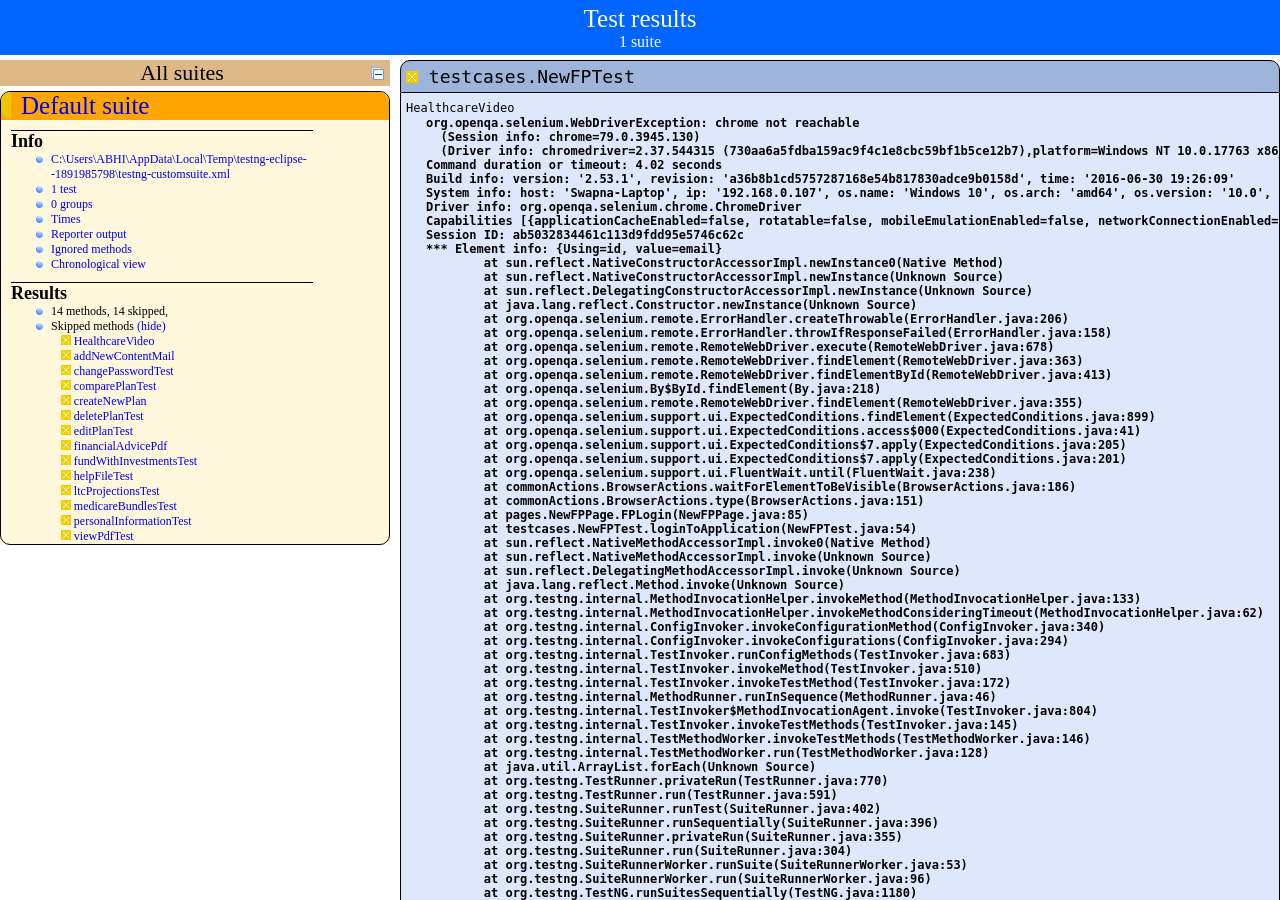
<file: FP Automation Script/test-output/index.html>
<!DOCTYPE html>

<html>
  <head>
  <meta charset='utf-8'>
  <title>TestNG reports</title>

    <link type="text/css" href="testng-reports.css" rel="stylesheet" />
    <script type="text/javascript" src="jquery-1.7.1.min.js"></script>
    <script type="text/javascript" src="testng-reports.js"></script>
    <script type="text/javascript" src="https://www.google.com/jsapi"></script>
    <script type='text/javascript'>
      google.load('visualization', '1', {packages:['table']});
      google.setOnLoadCallback(drawTable);
      var suiteTableInitFunctions = new Array();
      var suiteTableData = new Array();
    </script>
    <!--
      <script type="text/javascript" src="jquery-ui/js/jquery-ui-1.8.16.custom.min.js"></script>
     -->
  </head>

  <body>
    <div class="top-banner-root">
      <span class="top-banner-title-font">Test results</span>
      <br/>
      <span class="top-banner-font-1">1 suite</span>
    </div> <!-- top-banner-root -->
    <div class="navigator-root">
      <div class="navigator-suite-header">
        <span>All suites</span>
        <a href="#" class="collapse-all-link" title="Collapse/expand all the suites">
          <img class="collapse-all-icon" src="collapseall.gif">
          </img> <!-- collapse-all-icon -->
        </a> <!-- collapse-all-link -->
      </div> <!-- navigator-suite-header -->
      <div class="suite">
        <div class="rounded-window">
          <div class="suite-header light-rounded-window-top">
            <a href="#" class="navigator-link" panel-name="suite-Default_suite">
              <span class="suite-name border-skipped">Default suite</span>
            </a> <!-- navigator-link -->
          </div> <!-- suite-header light-rounded-window-top -->
          <div class="navigator-suite-content">
            <div class="suite-section-title">
              <span>Info</span>
            </div> <!-- suite-section-title -->
            <div class="suite-section-content">
              <ul>
                <li>
                  <a href="#" class="navigator-link " panel-name="test-xml-Default_suite">
                    <span>C:\Users\ABHI\AppData\Local\Temp\testng-eclipse--1891985798\testng-customsuite.xml</span>
                  </a> <!-- navigator-link  -->
                </li>
                <li>
                  <a href="#" class="navigator-link " panel-name="testlist-Default_suite">
                    <span class="test-stats">1 test</span>
                  </a> <!-- navigator-link  -->
                </li>
                <li>
                  <a href="#" class="navigator-link " panel-name="group-Default_suite">
                    <span>0 groups</span>
                  </a> <!-- navigator-link  -->
                </li>
                <li>
                  <a href="#" class="navigator-link " panel-name="times-Default_suite">
                    <span>Times</span>
                  </a> <!-- navigator-link  -->
                </li>
                <li>
                  <a href="#" class="navigator-link " panel-name="reporter-Default_suite">
                    <span>Reporter output</span>
                  </a> <!-- navigator-link  -->
                </li>
                <li>
                  <a href="#" class="navigator-link " panel-name="ignored-methods-Default_suite">
                    <span>Ignored methods</span>
                  </a> <!-- navigator-link  -->
                </li>
                <li>
                  <a href="#" class="navigator-link " panel-name="chronological-Default_suite">
                    <span>Chronological view</span>
                  </a> <!-- navigator-link  -->
                </li>
              </ul>
            </div> <!-- suite-section-content -->
            <div class="result-section">
              <div class="suite-section-title">
                <span>Results</span>
              </div> <!-- suite-section-title -->
              <div class="suite-section-content">
                <ul>
                  <li>
                    <span class="method-stats">14 methods,  14 skipped,  </span>
                  </li>
                  <li>
                    <span class="method-list-title skipped">Skipped methods</span>
                    <span class="show-or-hide-methods skipped">
                      <a href="#" panel-name="suite-Default_suite" class="hide-methods skipped suite-Default_suite"> (hide)</a> <!-- hide-methods skipped suite-Default_suite -->
                      <a href="#" panel-name="suite-Default_suite" class="show-methods skipped suite-Default_suite"> (show)</a> <!-- show-methods skipped suite-Default_suite -->
                    </span>
                    <div class="method-list-content skipped suite-Default_suite">
                      <span>
                        <img width="3%" src="skipped.png"/>
                        <a href="#" class="method navigator-link" panel-name="suite-Default_suite" title="testcases.NewFPTest" hash-for-method="HealthcareVideo">HealthcareVideo</a> <!-- method navigator-link -->
                      </span>
                      <br/>
                      <span>
                        <img width="3%" src="skipped.png"/>
                        <a href="#" class="method navigator-link" panel-name="suite-Default_suite" title="testcases.NewFPTest" hash-for-method="addNewContentMail">addNewContentMail</a> <!-- method navigator-link -->
                      </span>
                      <br/>
                      <span>
                        <img width="3%" src="skipped.png"/>
                        <a href="#" class="method navigator-link" panel-name="suite-Default_suite" title="testcases.NewFPTest" hash-for-method="changePasswordTest">changePasswordTest</a> <!-- method navigator-link -->
                      </span>
                      <br/>
                      <span>
                        <img width="3%" src="skipped.png"/>
                        <a href="#" class="method navigator-link" panel-name="suite-Default_suite" title="testcases.NewFPTest" hash-for-method="comparePlanTest">comparePlanTest</a> <!-- method navigator-link -->
                      </span>
                      <br/>
                      <span>
                        <img width="3%" src="skipped.png"/>
                        <a href="#" class="method navigator-link" panel-name="suite-Default_suite" title="testcases.NewFPTest" hash-for-method="createNewPlan">createNewPlan</a> <!-- method navigator-link -->
                      </span>
                      <br/>
                      <span>
                        <img width="3%" src="skipped.png"/>
                        <a href="#" class="method navigator-link" panel-name="suite-Default_suite" title="testcases.NewFPTest" hash-for-method="deletePlanTest">deletePlanTest</a> <!-- method navigator-link -->
                      </span>
                      <br/>
                      <span>
                        <img width="3%" src="skipped.png"/>
                        <a href="#" class="method navigator-link" panel-name="suite-Default_suite" title="testcases.NewFPTest" hash-for-method="editPlanTest">editPlanTest</a> <!-- method navigator-link -->
                      </span>
                      <br/>
                      <span>
                        <img width="3%" src="skipped.png"/>
                        <a href="#" class="method navigator-link" panel-name="suite-Default_suite" title="testcases.NewFPTest" hash-for-method="financialAdvicePdf">financialAdvicePdf</a> <!-- method navigator-link -->
                      </span>
                      <br/>
                      <span>
                        <img width="3%" src="skipped.png"/>
                        <a href="#" class="method navigator-link" panel-name="suite-Default_suite" title="testcases.NewFPTest" hash-for-method="fundWithInvestmentsTest">fundWithInvestmentsTest</a> <!-- method navigator-link -->
                      </span>
                      <br/>
                      <span>
                        <img width="3%" src="skipped.png"/>
                        <a href="#" class="method navigator-link" panel-name="suite-Default_suite" title="testcases.NewFPTest" hash-for-method="helpFileTest">helpFileTest</a> <!-- method navigator-link -->
                      </span>
                      <br/>
                      <span>
                        <img width="3%" src="skipped.png"/>
                        <a href="#" class="method navigator-link" panel-name="suite-Default_suite" title="testcases.NewFPTest" hash-for-method="ltcProjectionsTest">ltcProjectionsTest</a> <!-- method navigator-link -->
                      </span>
                      <br/>
                      <span>
                        <img width="3%" src="skipped.png"/>
                        <a href="#" class="method navigator-link" panel-name="suite-Default_suite" title="testcases.NewFPTest" hash-for-method="medicareBundlesTest">medicareBundlesTest</a> <!-- method navigator-link -->
                      </span>
                      <br/>
                      <span>
                        <img width="3%" src="skipped.png"/>
                        <a href="#" class="method navigator-link" panel-name="suite-Default_suite" title="testcases.NewFPTest" hash-for-method="personalInformationTest">personalInformationTest</a> <!-- method navigator-link -->
                      </span>
                      <br/>
                      <span>
                        <img width="3%" src="skipped.png"/>
                        <a href="#" class="method navigator-link" panel-name="suite-Default_suite" title="testcases.NewFPTest" hash-for-method="viewPdfTest">viewPdfTest</a> <!-- method navigator-link -->
                      </span>
                      <br/>
                    </div> <!-- method-list-content skipped suite-Default_suite -->
                  </li>
                </ul>
              </div> <!-- suite-section-content -->
            </div> <!-- result-section -->
          </div> <!-- navigator-suite-content -->
        </div> <!-- rounded-window -->
      </div> <!-- suite -->
    </div> <!-- navigator-root -->
    <div class="wrapper">
      <div class="main-panel-root">
        <div panel-name="suite-Default_suite" class="panel Default_suite">
          <div class="suite-Default_suite-class-skipped">
            <div class="main-panel-header rounded-window-top">
              <img src="skipped.png"/>
              <span class="class-name">testcases.NewFPTest</span>
            </div> <!-- main-panel-header rounded-window-top -->
            <div class="main-panel-content rounded-window-bottom">
              <div class="method">
                <div class="method-content">
                  <a name="HealthcareVideo">
                  </a> <!-- HealthcareVideo -->
                  <span class="method-name">HealthcareVideo</span>
                  <div class="stack-trace">org.openqa.selenium.WebDriverException: chrome not reachable
  (Session info: chrome=79.0.3945.130)
  (Driver info: chromedriver=2.37.544315 (730aa6a5fdba159ac9f4c1e8cbc59bf1b5ce12b7),platform=Windows NT 10.0.17763 x86_64) (WARNING: The server did not provide any stacktrace information)
Command duration or timeout: 4.02 seconds
Build info: version: &apos;2.53.1&apos;, revision: &apos;a36b8b1cd5757287168e54b817830adce9b0158d&apos;, time: &apos;2016-06-30 19:26:09&apos;
System info: host: &apos;Swapna-Laptop&apos;, ip: &apos;192.168.0.107&apos;, os.name: &apos;Windows 10&apos;, os.arch: &apos;amd64&apos;, os.version: &apos;10.0&apos;, java.version: &apos;1.8.0_211&apos;
Driver info: org.openqa.selenium.chrome.ChromeDriver
Capabilities [{applicationCacheEnabled=false, rotatable=false, mobileEmulationEnabled=false, networkConnectionEnabled=false, chrome={chromedriverVersion=2.37.544315 (730aa6a5fdba159ac9f4c1e8cbc59bf1b5ce12b7), userDataDir=C:\Users\ABHI\AppData\Local\Temp\scoped_dir15512_13973}, takesHeapSnapshot=true, pageLoadStrategy=normal, databaseEnabled=false, handlesAlerts=true, hasTouchScreen=false, version=79.0.3945.130, platform=XP, browserConnectionEnabled=false, nativeEvents=true, acceptSslCerts=false, acceptInsecureCerts=false, locationContextEnabled=true, webStorageEnabled=true, browserName=chrome, takesScreenshot=true, javascriptEnabled=true, cssSelectorsEnabled=true, setWindowRect=true, unexpectedAlertBehaviour=}]
Session ID: ab5032834461c113d9fdd95e5746c62c
*** Element info: {Using=id, value=email}
	at sun.reflect.NativeConstructorAccessorImpl.newInstance0(Native Method)
	at sun.reflect.NativeConstructorAccessorImpl.newInstance(Unknown Source)
	at sun.reflect.DelegatingConstructorAccessorImpl.newInstance(Unknown Source)
	at java.lang.reflect.Constructor.newInstance(Unknown Source)
	at org.openqa.selenium.remote.ErrorHandler.createThrowable(ErrorHandler.java:206)
	at org.openqa.selenium.remote.ErrorHandler.throwIfResponseFailed(ErrorHandler.java:158)
	at org.openqa.selenium.remote.RemoteWebDriver.execute(RemoteWebDriver.java:678)
	at org.openqa.selenium.remote.RemoteWebDriver.findElement(RemoteWebDriver.java:363)
	at org.openqa.selenium.remote.RemoteWebDriver.findElementById(RemoteWebDriver.java:413)
	at org.openqa.selenium.By$ById.findElement(By.java:218)
	at org.openqa.selenium.remote.RemoteWebDriver.findElement(RemoteWebDriver.java:355)
	at org.openqa.selenium.support.ui.ExpectedConditions.findElement(ExpectedConditions.java:899)
	at org.openqa.selenium.support.ui.ExpectedConditions.access$000(ExpectedConditions.java:41)
	at org.openqa.selenium.support.ui.ExpectedConditions$7.apply(ExpectedConditions.java:205)
	at org.openqa.selenium.support.ui.ExpectedConditions$7.apply(ExpectedConditions.java:201)
	at org.openqa.selenium.support.ui.FluentWait.until(FluentWait.java:238)
	at commonActions.BrowserActions.waitForElementToBeVisible(BrowserActions.java:186)
	at commonActions.BrowserActions.type(BrowserActions.java:151)
	at pages.NewFPPage.FPLogin(NewFPPage.java:85)
	at testcases.NewFPTest.loginToApplication(NewFPTest.java:54)
	at sun.reflect.NativeMethodAccessorImpl.invoke0(Native Method)
	at sun.reflect.NativeMethodAccessorImpl.invoke(Unknown Source)
	at sun.reflect.DelegatingMethodAccessorImpl.invoke(Unknown Source)
	at java.lang.reflect.Method.invoke(Unknown Source)
	at org.testng.internal.MethodInvocationHelper.invokeMethod(MethodInvocationHelper.java:133)
	at org.testng.internal.MethodInvocationHelper.invokeMethodConsideringTimeout(MethodInvocationHelper.java:62)
	at org.testng.internal.ConfigInvoker.invokeConfigurationMethod(ConfigInvoker.java:340)
	at org.testng.internal.ConfigInvoker.invokeConfigurations(ConfigInvoker.java:294)
	at org.testng.internal.TestInvoker.runConfigMethods(TestInvoker.java:683)
	at org.testng.internal.TestInvoker.invokeMethod(TestInvoker.java:510)
	at org.testng.internal.TestInvoker.invokeTestMethod(TestInvoker.java:172)
	at org.testng.internal.MethodRunner.runInSequence(MethodRunner.java:46)
	at org.testng.internal.TestInvoker$MethodInvocationAgent.invoke(TestInvoker.java:804)
	at org.testng.internal.TestInvoker.invokeTestMethods(TestInvoker.java:145)
	at org.testng.internal.TestMethodWorker.invokeTestMethods(TestMethodWorker.java:146)
	at org.testng.internal.TestMethodWorker.run(TestMethodWorker.java:128)
	at java.util.ArrayList.forEach(Unknown Source)
	at org.testng.TestRunner.privateRun(TestRunner.java:770)
	at org.testng.TestRunner.run(TestRunner.java:591)
	at org.testng.SuiteRunner.runTest(SuiteRunner.java:402)
	at org.testng.SuiteRunner.runSequentially(SuiteRunner.java:396)
	at org.testng.SuiteRunner.privateRun(SuiteRunner.java:355)
	at org.testng.SuiteRunner.run(SuiteRunner.java:304)
	at org.testng.SuiteRunnerWorker.runSuite(SuiteRunnerWorker.java:53)
	at org.testng.SuiteRunnerWorker.run(SuiteRunnerWorker.java:96)
	at org.testng.TestNG.runSuitesSequentially(TestNG.java:1180)
	at org.testng.TestNG.runSuitesLocally(TestNG.java:1102)
	at org.testng.TestNG.runSuites(TestNG.java:1032)
	at org.testng.TestNG.run(TestNG.java:1000)
	at org.testng.remote.AbstractRemoteTestNG.run(AbstractRemoteTestNG.java:115)
	at org.testng.remote.RemoteTestNG.initAndRun(RemoteTestNG.java:251)
	at org.testng.remote.RemoteTestNG.main(RemoteTestNG.java:77)

</div> <!-- stack-trace -->
                </div> <!-- method-content -->
              </div> <!-- method -->
              <div class="method">
                <div class="method-content">
                  <a name="addNewContentMail">
                  </a> <!-- addNewContentMail -->
                  <span class="method-name">addNewContentMail</span>
                  <div class="stack-trace">org.openqa.selenium.WebDriverException: chrome not reachable
  (Session info: chrome=79.0.3945.130)
  (Driver info: chromedriver=2.37.544315 (730aa6a5fdba159ac9f4c1e8cbc59bf1b5ce12b7),platform=Windows NT 10.0.17763 x86_64) (WARNING: The server did not provide any stacktrace information)
Command duration or timeout: 4.02 seconds
Build info: version: &apos;2.53.1&apos;, revision: &apos;a36b8b1cd5757287168e54b817830adce9b0158d&apos;, time: &apos;2016-06-30 19:26:09&apos;
System info: host: &apos;Swapna-Laptop&apos;, ip: &apos;192.168.0.107&apos;, os.name: &apos;Windows 10&apos;, os.arch: &apos;amd64&apos;, os.version: &apos;10.0&apos;, java.version: &apos;1.8.0_211&apos;
Driver info: org.openqa.selenium.chrome.ChromeDriver
Capabilities [{applicationCacheEnabled=false, rotatable=false, mobileEmulationEnabled=false, networkConnectionEnabled=false, chrome={chromedriverVersion=2.37.544315 (730aa6a5fdba159ac9f4c1e8cbc59bf1b5ce12b7), userDataDir=C:\Users\ABHI\AppData\Local\Temp\scoped_dir15512_13973}, takesHeapSnapshot=true, pageLoadStrategy=normal, databaseEnabled=false, handlesAlerts=true, hasTouchScreen=false, version=79.0.3945.130, platform=XP, browserConnectionEnabled=false, nativeEvents=true, acceptSslCerts=false, acceptInsecureCerts=false, locationContextEnabled=true, webStorageEnabled=true, browserName=chrome, takesScreenshot=true, javascriptEnabled=true, cssSelectorsEnabled=true, setWindowRect=true, unexpectedAlertBehaviour=}]
Session ID: ab5032834461c113d9fdd95e5746c62c
*** Element info: {Using=id, value=email}
	at sun.reflect.NativeConstructorAccessorImpl.newInstance0(Native Method)
	at sun.reflect.NativeConstructorAccessorImpl.newInstance(Unknown Source)
	at sun.reflect.DelegatingConstructorAccessorImpl.newInstance(Unknown Source)
	at java.lang.reflect.Constructor.newInstance(Unknown Source)
	at org.openqa.selenium.remote.ErrorHandler.createThrowable(ErrorHandler.java:206)
	at org.openqa.selenium.remote.ErrorHandler.throwIfResponseFailed(ErrorHandler.java:158)
	at org.openqa.selenium.remote.RemoteWebDriver.execute(RemoteWebDriver.java:678)
	at org.openqa.selenium.remote.RemoteWebDriver.findElement(RemoteWebDriver.java:363)
	at org.openqa.selenium.remote.RemoteWebDriver.findElementById(RemoteWebDriver.java:413)
	at org.openqa.selenium.By$ById.findElement(By.java:218)
	at org.openqa.selenium.remote.RemoteWebDriver.findElement(RemoteWebDriver.java:355)
	at org.openqa.selenium.support.ui.ExpectedConditions.findElement(ExpectedConditions.java:899)
	at org.openqa.selenium.support.ui.ExpectedConditions.access$000(ExpectedConditions.java:41)
	at org.openqa.selenium.support.ui.ExpectedConditions$7.apply(ExpectedConditions.java:205)
	at org.openqa.selenium.support.ui.ExpectedConditions$7.apply(ExpectedConditions.java:201)
	at org.openqa.selenium.support.ui.FluentWait.until(FluentWait.java:238)
	at commonActions.BrowserActions.waitForElementToBeVisible(BrowserActions.java:186)
	at commonActions.BrowserActions.type(BrowserActions.java:151)
	at pages.NewFPPage.FPLogin(NewFPPage.java:85)
	at testcases.NewFPTest.loginToApplication(NewFPTest.java:54)
	at sun.reflect.NativeMethodAccessorImpl.invoke0(Native Method)
	at sun.reflect.NativeMethodAccessorImpl.invoke(Unknown Source)
	at sun.reflect.DelegatingMethodAccessorImpl.invoke(Unknown Source)
	at java.lang.reflect.Method.invoke(Unknown Source)
	at org.testng.internal.MethodInvocationHelper.invokeMethod(MethodInvocationHelper.java:133)
	at org.testng.internal.MethodInvocationHelper.invokeMethodConsideringTimeout(MethodInvocationHelper.java:62)
	at org.testng.internal.ConfigInvoker.invokeConfigurationMethod(ConfigInvoker.java:340)
	at org.testng.internal.ConfigInvoker.invokeConfigurations(ConfigInvoker.java:294)
	at org.testng.internal.TestInvoker.runConfigMethods(TestInvoker.java:683)
	at org.testng.internal.TestInvoker.invokeMethod(TestInvoker.java:510)
	at org.testng.internal.TestInvoker.invokeTestMethod(TestInvoker.java:172)
	at org.testng.internal.MethodRunner.runInSequence(MethodRunner.java:46)
	at org.testng.internal.TestInvoker$MethodInvocationAgent.invoke(TestInvoker.java:804)
	at org.testng.internal.TestInvoker.invokeTestMethods(TestInvoker.java:145)
	at org.testng.internal.TestMethodWorker.invokeTestMethods(TestMethodWorker.java:146)
	at org.testng.internal.TestMethodWorker.run(TestMethodWorker.java:128)
	at java.util.ArrayList.forEach(Unknown Source)
	at org.testng.TestRunner.privateRun(TestRunner.java:770)
	at org.testng.TestRunner.run(TestRunner.java:591)
	at org.testng.SuiteRunner.runTest(SuiteRunner.java:402)
	at org.testng.SuiteRunner.runSequentially(SuiteRunner.java:396)
	at org.testng.SuiteRunner.privateRun(SuiteRunner.java:355)
	at org.testng.SuiteRunner.run(SuiteRunner.java:304)
	at org.testng.SuiteRunnerWorker.runSuite(SuiteRunnerWorker.java:53)
	at org.testng.SuiteRunnerWorker.run(SuiteRunnerWorker.java:96)
	at org.testng.TestNG.runSuitesSequentially(TestNG.java:1180)
	at org.testng.TestNG.runSuitesLocally(TestNG.java:1102)
	at org.testng.TestNG.runSuites(TestNG.java:1032)
	at org.testng.TestNG.run(TestNG.java:1000)
	at org.testng.remote.AbstractRemoteTestNG.run(AbstractRemoteTestNG.java:115)
	at org.testng.remote.RemoteTestNG.initAndRun(RemoteTestNG.java:251)
	at org.testng.remote.RemoteTestNG.main(RemoteTestNG.java:77)

</div> <!-- stack-trace -->
                </div> <!-- method-content -->
              </div> <!-- method -->
              <div class="method">
                <div class="method-content">
                  <a name="changePasswordTest">
                  </a> <!-- changePasswordTest -->
                  <span class="method-name">changePasswordTest</span>
                  <div class="stack-trace">org.openqa.selenium.WebDriverException: chrome not reachable
  (Session info: chrome=79.0.3945.130)
  (Driver info: chromedriver=2.37.544315 (730aa6a5fdba159ac9f4c1e8cbc59bf1b5ce12b7),platform=Windows NT 10.0.17763 x86_64) (WARNING: The server did not provide any stacktrace information)
Command duration or timeout: 4.02 seconds
Build info: version: &apos;2.53.1&apos;, revision: &apos;a36b8b1cd5757287168e54b817830adce9b0158d&apos;, time: &apos;2016-06-30 19:26:09&apos;
System info: host: &apos;Swapna-Laptop&apos;, ip: &apos;192.168.0.107&apos;, os.name: &apos;Windows 10&apos;, os.arch: &apos;amd64&apos;, os.version: &apos;10.0&apos;, java.version: &apos;1.8.0_211&apos;
Driver info: org.openqa.selenium.chrome.ChromeDriver
Capabilities [{applicationCacheEnabled=false, rotatable=false, mobileEmulationEnabled=false, networkConnectionEnabled=false, chrome={chromedriverVersion=2.37.544315 (730aa6a5fdba159ac9f4c1e8cbc59bf1b5ce12b7), userDataDir=C:\Users\ABHI\AppData\Local\Temp\scoped_dir15512_13973}, takesHeapSnapshot=true, pageLoadStrategy=normal, databaseEnabled=false, handlesAlerts=true, hasTouchScreen=false, version=79.0.3945.130, platform=XP, browserConnectionEnabled=false, nativeEvents=true, acceptSslCerts=false, acceptInsecureCerts=false, locationContextEnabled=true, webStorageEnabled=true, browserName=chrome, takesScreenshot=true, javascriptEnabled=true, cssSelectorsEnabled=true, setWindowRect=true, unexpectedAlertBehaviour=}]
Session ID: ab5032834461c113d9fdd95e5746c62c
*** Element info: {Using=id, value=email}
	at sun.reflect.NativeConstructorAccessorImpl.newInstance0(Native Method)
	at sun.reflect.NativeConstructorAccessorImpl.newInstance(Unknown Source)
	at sun.reflect.DelegatingConstructorAccessorImpl.newInstance(Unknown Source)
	at java.lang.reflect.Constructor.newInstance(Unknown Source)
	at org.openqa.selenium.remote.ErrorHandler.createThrowable(ErrorHandler.java:206)
	at org.openqa.selenium.remote.ErrorHandler.throwIfResponseFailed(ErrorHandler.java:158)
	at org.openqa.selenium.remote.RemoteWebDriver.execute(RemoteWebDriver.java:678)
	at org.openqa.selenium.remote.RemoteWebDriver.findElement(RemoteWebDriver.java:363)
	at org.openqa.selenium.remote.RemoteWebDriver.findElementById(RemoteWebDriver.java:413)
	at org.openqa.selenium.By$ById.findElement(By.java:218)
	at org.openqa.selenium.remote.RemoteWebDriver.findElement(RemoteWebDriver.java:355)
	at org.openqa.selenium.support.ui.ExpectedConditions.findElement(ExpectedConditions.java:899)
	at org.openqa.selenium.support.ui.ExpectedConditions.access$000(ExpectedConditions.java:41)
	at org.openqa.selenium.support.ui.ExpectedConditions$7.apply(ExpectedConditions.java:205)
	at org.openqa.selenium.support.ui.ExpectedConditions$7.apply(ExpectedConditions.java:201)
	at org.openqa.selenium.support.ui.FluentWait.until(FluentWait.java:238)
	at commonActions.BrowserActions.waitForElementToBeVisible(BrowserActions.java:186)
	at commonActions.BrowserActions.type(BrowserActions.java:151)
	at pages.NewFPPage.FPLogin(NewFPPage.java:85)
	at testcases.NewFPTest.loginToApplication(NewFPTest.java:54)
	at sun.reflect.NativeMethodAccessorImpl.invoke0(Native Method)
	at sun.reflect.NativeMethodAccessorImpl.invoke(Unknown Source)
	at sun.reflect.DelegatingMethodAccessorImpl.invoke(Unknown Source)
	at java.lang.reflect.Method.invoke(Unknown Source)
	at org.testng.internal.MethodInvocationHelper.invokeMethod(MethodInvocationHelper.java:133)
	at org.testng.internal.MethodInvocationHelper.invokeMethodConsideringTimeout(MethodInvocationHelper.java:62)
	at org.testng.internal.ConfigInvoker.invokeConfigurationMethod(ConfigInvoker.java:340)
	at org.testng.internal.ConfigInvoker.invokeConfigurations(ConfigInvoker.java:294)
	at org.testng.internal.TestInvoker.runConfigMethods(TestInvoker.java:683)
	at org.testng.internal.TestInvoker.invokeMethod(TestInvoker.java:510)
	at org.testng.internal.TestInvoker.invokeTestMethod(TestInvoker.java:172)
	at org.testng.internal.MethodRunner.runInSequence(MethodRunner.java:46)
	at org.testng.internal.TestInvoker$MethodInvocationAgent.invoke(TestInvoker.java:804)
	at org.testng.internal.TestInvoker.invokeTestMethods(TestInvoker.java:145)
	at org.testng.internal.TestMethodWorker.invokeTestMethods(TestMethodWorker.java:146)
	at org.testng.internal.TestMethodWorker.run(TestMethodWorker.java:128)
	at java.util.ArrayList.forEach(Unknown Source)
	at org.testng.TestRunner.privateRun(TestRunner.java:770)
	at org.testng.TestRunner.run(TestRunner.java:591)
	at org.testng.SuiteRunner.runTest(SuiteRunner.java:402)
	at org.testng.SuiteRunner.runSequentially(SuiteRunner.java:396)
	at org.testng.SuiteRunner.privateRun(SuiteRunner.java:355)
	at org.testng.SuiteRunner.run(SuiteRunner.java:304)
	at org.testng.SuiteRunnerWorker.runSuite(SuiteRunnerWorker.java:53)
	at org.testng.SuiteRunnerWorker.run(SuiteRunnerWorker.java:96)
	at org.testng.TestNG.runSuitesSequentially(TestNG.java:1180)
	at org.testng.TestNG.runSuitesLocally(TestNG.java:1102)
	at org.testng.TestNG.runSuites(TestNG.java:1032)
	at org.testng.TestNG.run(TestNG.java:1000)
	at org.testng.remote.AbstractRemoteTestNG.run(AbstractRemoteTestNG.java:115)
	at org.testng.remote.RemoteTestNG.initAndRun(RemoteTestNG.java:251)
	at org.testng.remote.RemoteTestNG.main(RemoteTestNG.java:77)

</div> <!-- stack-trace -->
                </div> <!-- method-content -->
              </div> <!-- method -->
              <div class="method">
                <div class="method-content">
                  <a name="comparePlanTest">
                  </a> <!-- comparePlanTest -->
                  <span class="method-name">comparePlanTest</span>
                  <div class="stack-trace">org.openqa.selenium.WebDriverException: chrome not reachable
  (Session info: chrome=79.0.3945.130)
  (Driver info: chromedriver=2.37.544315 (730aa6a5fdba159ac9f4c1e8cbc59bf1b5ce12b7),platform=Windows NT 10.0.17763 x86_64) (WARNING: The server did not provide any stacktrace information)
Command duration or timeout: 4.02 seconds
Build info: version: &apos;2.53.1&apos;, revision: &apos;a36b8b1cd5757287168e54b817830adce9b0158d&apos;, time: &apos;2016-06-30 19:26:09&apos;
System info: host: &apos;Swapna-Laptop&apos;, ip: &apos;192.168.0.107&apos;, os.name: &apos;Windows 10&apos;, os.arch: &apos;amd64&apos;, os.version: &apos;10.0&apos;, java.version: &apos;1.8.0_211&apos;
Driver info: org.openqa.selenium.chrome.ChromeDriver
Capabilities [{applicationCacheEnabled=false, rotatable=false, mobileEmulationEnabled=false, networkConnectionEnabled=false, chrome={chromedriverVersion=2.37.544315 (730aa6a5fdba159ac9f4c1e8cbc59bf1b5ce12b7), userDataDir=C:\Users\ABHI\AppData\Local\Temp\scoped_dir15512_13973}, takesHeapSnapshot=true, pageLoadStrategy=normal, databaseEnabled=false, handlesAlerts=true, hasTouchScreen=false, version=79.0.3945.130, platform=XP, browserConnectionEnabled=false, nativeEvents=true, acceptSslCerts=false, acceptInsecureCerts=false, locationContextEnabled=true, webStorageEnabled=true, browserName=chrome, takesScreenshot=true, javascriptEnabled=true, cssSelectorsEnabled=true, setWindowRect=true, unexpectedAlertBehaviour=}]
Session ID: ab5032834461c113d9fdd95e5746c62c
*** Element info: {Using=id, value=email}
	at sun.reflect.NativeConstructorAccessorImpl.newInstance0(Native Method)
	at sun.reflect.NativeConstructorAccessorImpl.newInstance(Unknown Source)
	at sun.reflect.DelegatingConstructorAccessorImpl.newInstance(Unknown Source)
	at java.lang.reflect.Constructor.newInstance(Unknown Source)
	at org.openqa.selenium.remote.ErrorHandler.createThrowable(ErrorHandler.java:206)
	at org.openqa.selenium.remote.ErrorHandler.throwIfResponseFailed(ErrorHandler.java:158)
	at org.openqa.selenium.remote.RemoteWebDriver.execute(RemoteWebDriver.java:678)
	at org.openqa.selenium.remote.RemoteWebDriver.findElement(RemoteWebDriver.java:363)
	at org.openqa.selenium.remote.RemoteWebDriver.findElementById(RemoteWebDriver.java:413)
	at org.openqa.selenium.By$ById.findElement(By.java:218)
	at org.openqa.selenium.remote.RemoteWebDriver.findElement(RemoteWebDriver.java:355)
	at org.openqa.selenium.support.ui.ExpectedConditions.findElement(ExpectedConditions.java:899)
	at org.openqa.selenium.support.ui.ExpectedConditions.access$000(ExpectedConditions.java:41)
	at org.openqa.selenium.support.ui.ExpectedConditions$7.apply(ExpectedConditions.java:205)
	at org.openqa.selenium.support.ui.ExpectedConditions$7.apply(ExpectedConditions.java:201)
	at org.openqa.selenium.support.ui.FluentWait.until(FluentWait.java:238)
	at commonActions.BrowserActions.waitForElementToBeVisible(BrowserActions.java:186)
	at commonActions.BrowserActions.type(BrowserActions.java:151)
	at pages.NewFPPage.FPLogin(NewFPPage.java:85)
	at testcases.NewFPTest.loginToApplication(NewFPTest.java:54)
	at sun.reflect.NativeMethodAccessorImpl.invoke0(Native Method)
	at sun.reflect.NativeMethodAccessorImpl.invoke(Unknown Source)
	at sun.reflect.DelegatingMethodAccessorImpl.invoke(Unknown Source)
	at java.lang.reflect.Method.invoke(Unknown Source)
	at org.testng.internal.MethodInvocationHelper.invokeMethod(MethodInvocationHelper.java:133)
	at org.testng.internal.MethodInvocationHelper.invokeMethodConsideringTimeout(MethodInvocationHelper.java:62)
	at org.testng.internal.ConfigInvoker.invokeConfigurationMethod(ConfigInvoker.java:340)
	at org.testng.internal.ConfigInvoker.invokeConfigurations(ConfigInvoker.java:294)
	at org.testng.internal.TestInvoker.runConfigMethods(TestInvoker.java:683)
	at org.testng.internal.TestInvoker.invokeMethod(TestInvoker.java:510)
	at org.testng.internal.TestInvoker.invokeTestMethod(TestInvoker.java:172)
	at org.testng.internal.MethodRunner.runInSequence(MethodRunner.java:46)
	at org.testng.internal.TestInvoker$MethodInvocationAgent.invoke(TestInvoker.java:804)
	at org.testng.internal.TestInvoker.invokeTestMethods(TestInvoker.java:145)
	at org.testng.internal.TestMethodWorker.invokeTestMethods(TestMethodWorker.java:146)
	at org.testng.internal.TestMethodWorker.run(TestMethodWorker.java:128)
	at java.util.ArrayList.forEach(Unknown Source)
	at org.testng.TestRunner.privateRun(TestRunner.java:770)
	at org.testng.TestRunner.run(TestRunner.java:591)
	at org.testng.SuiteRunner.runTest(SuiteRunner.java:402)
	at org.testng.SuiteRunner.runSequentially(SuiteRunner.java:396)
	at org.testng.SuiteRunner.privateRun(SuiteRunner.java:355)
	at org.testng.SuiteRunner.run(SuiteRunner.java:304)
	at org.testng.SuiteRunnerWorker.runSuite(SuiteRunnerWorker.java:53)
	at org.testng.SuiteRunnerWorker.run(SuiteRunnerWorker.java:96)
	at org.testng.TestNG.runSuitesSequentially(TestNG.java:1180)
	at org.testng.TestNG.runSuitesLocally(TestNG.java:1102)
	at org.testng.TestNG.runSuites(TestNG.java:1032)
	at org.testng.TestNG.run(TestNG.java:1000)
	at org.testng.remote.AbstractRemoteTestNG.run(AbstractRemoteTestNG.java:115)
	at org.testng.remote.RemoteTestNG.initAndRun(RemoteTestNG.java:251)
	at org.testng.remote.RemoteTestNG.main(RemoteTestNG.java:77)

</div> <!-- stack-trace -->
                </div> <!-- method-content -->
              </div> <!-- method -->
              <div class="method">
                <div class="method-content">
                  <a name="createNewPlan">
                  </a> <!-- createNewPlan -->
                  <span class="method-name">createNewPlan</span>
                  <div class="stack-trace">org.openqa.selenium.WebDriverException: chrome not reachable
  (Session info: chrome=79.0.3945.130)
  (Driver info: chromedriver=2.37.544315 (730aa6a5fdba159ac9f4c1e8cbc59bf1b5ce12b7),platform=Windows NT 10.0.17763 x86_64) (WARNING: The server did not provide any stacktrace information)
Command duration or timeout: 4.02 seconds
Build info: version: &apos;2.53.1&apos;, revision: &apos;a36b8b1cd5757287168e54b817830adce9b0158d&apos;, time: &apos;2016-06-30 19:26:09&apos;
System info: host: &apos;Swapna-Laptop&apos;, ip: &apos;192.168.0.107&apos;, os.name: &apos;Windows 10&apos;, os.arch: &apos;amd64&apos;, os.version: &apos;10.0&apos;, java.version: &apos;1.8.0_211&apos;
Driver info: org.openqa.selenium.chrome.ChromeDriver
Capabilities [{applicationCacheEnabled=false, rotatable=false, mobileEmulationEnabled=false, networkConnectionEnabled=false, chrome={chromedriverVersion=2.37.544315 (730aa6a5fdba159ac9f4c1e8cbc59bf1b5ce12b7), userDataDir=C:\Users\ABHI\AppData\Local\Temp\scoped_dir15512_13973}, takesHeapSnapshot=true, pageLoadStrategy=normal, databaseEnabled=false, handlesAlerts=true, hasTouchScreen=false, version=79.0.3945.130, platform=XP, browserConnectionEnabled=false, nativeEvents=true, acceptSslCerts=false, acceptInsecureCerts=false, locationContextEnabled=true, webStorageEnabled=true, browserName=chrome, takesScreenshot=true, javascriptEnabled=true, cssSelectorsEnabled=true, setWindowRect=true, unexpectedAlertBehaviour=}]
Session ID: ab5032834461c113d9fdd95e5746c62c
*** Element info: {Using=id, value=email}
	at sun.reflect.NativeConstructorAccessorImpl.newInstance0(Native Method)
	at sun.reflect.NativeConstructorAccessorImpl.newInstance(Unknown Source)
	at sun.reflect.DelegatingConstructorAccessorImpl.newInstance(Unknown Source)
	at java.lang.reflect.Constructor.newInstance(Unknown Source)
	at org.openqa.selenium.remote.ErrorHandler.createThrowable(ErrorHandler.java:206)
	at org.openqa.selenium.remote.ErrorHandler.throwIfResponseFailed(ErrorHandler.java:158)
	at org.openqa.selenium.remote.RemoteWebDriver.execute(RemoteWebDriver.java:678)
	at org.openqa.selenium.remote.RemoteWebDriver.findElement(RemoteWebDriver.java:363)
	at org.openqa.selenium.remote.RemoteWebDriver.findElementById(RemoteWebDriver.java:413)
	at org.openqa.selenium.By$ById.findElement(By.java:218)
	at org.openqa.selenium.remote.RemoteWebDriver.findElement(RemoteWebDriver.java:355)
	at org.openqa.selenium.support.ui.ExpectedConditions.findElement(ExpectedConditions.java:899)
	at org.openqa.selenium.support.ui.ExpectedConditions.access$000(ExpectedConditions.java:41)
	at org.openqa.selenium.support.ui.ExpectedConditions$7.apply(ExpectedConditions.java:205)
	at org.openqa.selenium.support.ui.ExpectedConditions$7.apply(ExpectedConditions.java:201)
	at org.openqa.selenium.support.ui.FluentWait.until(FluentWait.java:238)
	at commonActions.BrowserActions.waitForElementToBeVisible(BrowserActions.java:186)
	at commonActions.BrowserActions.type(BrowserActions.java:151)
	at pages.NewFPPage.FPLogin(NewFPPage.java:85)
	at testcases.NewFPTest.loginToApplication(NewFPTest.java:54)
	at sun.reflect.NativeMethodAccessorImpl.invoke0(Native Method)
	at sun.reflect.NativeMethodAccessorImpl.invoke(Unknown Source)
	at sun.reflect.DelegatingMethodAccessorImpl.invoke(Unknown Source)
	at java.lang.reflect.Method.invoke(Unknown Source)
	at org.testng.internal.MethodInvocationHelper.invokeMethod(MethodInvocationHelper.java:133)
	at org.testng.internal.MethodInvocationHelper.invokeMethodConsideringTimeout(MethodInvocationHelper.java:62)
	at org.testng.internal.ConfigInvoker.invokeConfigurationMethod(ConfigInvoker.java:340)
	at org.testng.internal.ConfigInvoker.invokeConfigurations(ConfigInvoker.java:294)
	at org.testng.internal.TestInvoker.runConfigMethods(TestInvoker.java:683)
	at org.testng.internal.TestInvoker.invokeMethod(TestInvoker.java:510)
	at org.testng.internal.TestInvoker.invokeTestMethod(TestInvoker.java:172)
	at org.testng.internal.MethodRunner.runInSequence(MethodRunner.java:46)
	at org.testng.internal.TestInvoker$MethodInvocationAgent.invoke(TestInvoker.java:804)
	at org.testng.internal.TestInvoker.invokeTestMethods(TestInvoker.java:145)
	at org.testng.internal.TestMethodWorker.invokeTestMethods(TestMethodWorker.java:146)
	at org.testng.internal.TestMethodWorker.run(TestMethodWorker.java:128)
	at java.util.ArrayList.forEach(Unknown Source)
	at org.testng.TestRunner.privateRun(TestRunner.java:770)
	at org.testng.TestRunner.run(TestRunner.java:591)
	at org.testng.SuiteRunner.runTest(SuiteRunner.java:402)
	at org.testng.SuiteRunner.runSequentially(SuiteRunner.java:396)
	at org.testng.SuiteRunner.privateRun(SuiteRunner.java:355)
	at org.testng.SuiteRunner.run(SuiteRunner.java:304)
	at org.testng.SuiteRunnerWorker.runSuite(SuiteRunnerWorker.java:53)
	at org.testng.SuiteRunnerWorker.run(SuiteRunnerWorker.java:96)
	at org.testng.TestNG.runSuitesSequentially(TestNG.java:1180)
	at org.testng.TestNG.runSuitesLocally(TestNG.java:1102)
	at org.testng.TestNG.runSuites(TestNG.java:1032)
	at org.testng.TestNG.run(TestNG.java:1000)
	at org.testng.remote.AbstractRemoteTestNG.run(AbstractRemoteTestNG.java:115)
	at org.testng.remote.RemoteTestNG.initAndRun(RemoteTestNG.java:251)
	at org.testng.remote.RemoteTestNG.main(RemoteTestNG.java:77)

</div> <!-- stack-trace -->
                </div> <!-- method-content -->
              </div> <!-- method -->
              <div class="method">
                <div class="method-content">
                  <a name="deletePlanTest">
                  </a> <!-- deletePlanTest -->
                  <span class="method-name">deletePlanTest</span>
                  <div class="stack-trace">org.openqa.selenium.WebDriverException: chrome not reachable
  (Session info: chrome=79.0.3945.130)
  (Driver info: chromedriver=2.37.544315 (730aa6a5fdba159ac9f4c1e8cbc59bf1b5ce12b7),platform=Windows NT 10.0.17763 x86_64) (WARNING: The server did not provide any stacktrace information)
Command duration or timeout: 4.02 seconds
Build info: version: &apos;2.53.1&apos;, revision: &apos;a36b8b1cd5757287168e54b817830adce9b0158d&apos;, time: &apos;2016-06-30 19:26:09&apos;
System info: host: &apos;Swapna-Laptop&apos;, ip: &apos;192.168.0.107&apos;, os.name: &apos;Windows 10&apos;, os.arch: &apos;amd64&apos;, os.version: &apos;10.0&apos;, java.version: &apos;1.8.0_211&apos;
Driver info: org.openqa.selenium.chrome.ChromeDriver
Capabilities [{applicationCacheEnabled=false, rotatable=false, mobileEmulationEnabled=false, networkConnectionEnabled=false, chrome={chromedriverVersion=2.37.544315 (730aa6a5fdba159ac9f4c1e8cbc59bf1b5ce12b7), userDataDir=C:\Users\ABHI\AppData\Local\Temp\scoped_dir15512_13973}, takesHeapSnapshot=true, pageLoadStrategy=normal, databaseEnabled=false, handlesAlerts=true, hasTouchScreen=false, version=79.0.3945.130, platform=XP, browserConnectionEnabled=false, nativeEvents=true, acceptSslCerts=false, acceptInsecureCerts=false, locationContextEnabled=true, webStorageEnabled=true, browserName=chrome, takesScreenshot=true, javascriptEnabled=true, cssSelectorsEnabled=true, setWindowRect=true, unexpectedAlertBehaviour=}]
Session ID: ab5032834461c113d9fdd95e5746c62c
*** Element info: {Using=id, value=email}
	at sun.reflect.NativeConstructorAccessorImpl.newInstance0(Native Method)
	at sun.reflect.NativeConstructorAccessorImpl.newInstance(Unknown Source)
	at sun.reflect.DelegatingConstructorAccessorImpl.newInstance(Unknown Source)
	at java.lang.reflect.Constructor.newInstance(Unknown Source)
	at org.openqa.selenium.remote.ErrorHandler.createThrowable(ErrorHandler.java:206)
	at org.openqa.selenium.remote.ErrorHandler.throwIfResponseFailed(ErrorHandler.java:158)
	at org.openqa.selenium.remote.RemoteWebDriver.execute(RemoteWebDriver.java:678)
	at org.openqa.selenium.remote.RemoteWebDriver.findElement(RemoteWebDriver.java:363)
	at org.openqa.selenium.remote.RemoteWebDriver.findElementById(RemoteWebDriver.java:413)
	at org.openqa.selenium.By$ById.findElement(By.java:218)
	at org.openqa.selenium.remote.RemoteWebDriver.findElement(RemoteWebDriver.java:355)
	at org.openqa.selenium.support.ui.ExpectedConditions.findElement(ExpectedConditions.java:899)
	at org.openqa.selenium.support.ui.ExpectedConditions.access$000(ExpectedConditions.java:41)
	at org.openqa.selenium.support.ui.ExpectedConditions$7.apply(ExpectedConditions.java:205)
	at org.openqa.selenium.support.ui.ExpectedConditions$7.apply(ExpectedConditions.java:201)
	at org.openqa.selenium.support.ui.FluentWait.until(FluentWait.java:238)
	at commonActions.BrowserActions.waitForElementToBeVisible(BrowserActions.java:186)
	at commonActions.BrowserActions.type(BrowserActions.java:151)
	at pages.NewFPPage.FPLogin(NewFPPage.java:85)
	at testcases.NewFPTest.loginToApplication(NewFPTest.java:54)
	at sun.reflect.NativeMethodAccessorImpl.invoke0(Native Method)
	at sun.reflect.NativeMethodAccessorImpl.invoke(Unknown Source)
	at sun.reflect.DelegatingMethodAccessorImpl.invoke(Unknown Source)
	at java.lang.reflect.Method.invoke(Unknown Source)
	at org.testng.internal.MethodInvocationHelper.invokeMethod(MethodInvocationHelper.java:133)
	at org.testng.internal.MethodInvocationHelper.invokeMethodConsideringTimeout(MethodInvocationHelper.java:62)
	at org.testng.internal.ConfigInvoker.invokeConfigurationMethod(ConfigInvoker.java:340)
	at org.testng.internal.ConfigInvoker.invokeConfigurations(ConfigInvoker.java:294)
	at org.testng.internal.TestInvoker.runConfigMethods(TestInvoker.java:683)
	at org.testng.internal.TestInvoker.invokeMethod(TestInvoker.java:510)
	at org.testng.internal.TestInvoker.invokeTestMethod(TestInvoker.java:172)
	at org.testng.internal.MethodRunner.runInSequence(MethodRunner.java:46)
	at org.testng.internal.TestInvoker$MethodInvocationAgent.invoke(TestInvoker.java:804)
	at org.testng.internal.TestInvoker.invokeTestMethods(TestInvoker.java:145)
	at org.testng.internal.TestMethodWorker.invokeTestMethods(TestMethodWorker.java:146)
	at org.testng.internal.TestMethodWorker.run(TestMethodWorker.java:128)
	at java.util.ArrayList.forEach(Unknown Source)
	at org.testng.TestRunner.privateRun(TestRunner.java:770)
	at org.testng.TestRunner.run(TestRunner.java:591)
	at org.testng.SuiteRunner.runTest(SuiteRunner.java:402)
	at org.testng.SuiteRunner.runSequentially(SuiteRunner.java:396)
	at org.testng.SuiteRunner.privateRun(SuiteRunner.java:355)
	at org.testng.SuiteRunner.run(SuiteRunner.java:304)
	at org.testng.SuiteRunnerWorker.runSuite(SuiteRunnerWorker.java:53)
	at org.testng.SuiteRunnerWorker.run(SuiteRunnerWorker.java:96)
	at org.testng.TestNG.runSuitesSequentially(TestNG.java:1180)
	at org.testng.TestNG.runSuitesLocally(TestNG.java:1102)
	at org.testng.TestNG.runSuites(TestNG.java:1032)
	at org.testng.TestNG.run(TestNG.java:1000)
	at org.testng.remote.AbstractRemoteTestNG.run(AbstractRemoteTestNG.java:115)
	at org.testng.remote.RemoteTestNG.initAndRun(RemoteTestNG.java:251)
	at org.testng.remote.RemoteTestNG.main(RemoteTestNG.java:77)

</div> <!-- stack-trace -->
                </div> <!-- method-content -->
              </div> <!-- method -->
              <div class="method">
                <div class="method-content">
                  <a name="editPlanTest">
                  </a> <!-- editPlanTest -->
                  <span class="method-name">editPlanTest</span>
                  <div class="stack-trace">org.openqa.selenium.WebDriverException: chrome not reachable
  (Session info: chrome=79.0.3945.130)
  (Driver info: chromedriver=2.37.544315 (730aa6a5fdba159ac9f4c1e8cbc59bf1b5ce12b7),platform=Windows NT 10.0.17763 x86_64) (WARNING: The server did not provide any stacktrace information)
Command duration or timeout: 4.02 seconds
Build info: version: &apos;2.53.1&apos;, revision: &apos;a36b8b1cd5757287168e54b817830adce9b0158d&apos;, time: &apos;2016-06-30 19:26:09&apos;
System info: host: &apos;Swapna-Laptop&apos;, ip: &apos;192.168.0.107&apos;, os.name: &apos;Windows 10&apos;, os.arch: &apos;amd64&apos;, os.version: &apos;10.0&apos;, java.version: &apos;1.8.0_211&apos;
Driver info: org.openqa.selenium.chrome.ChromeDriver
Capabilities [{applicationCacheEnabled=false, rotatable=false, mobileEmulationEnabled=false, networkConnectionEnabled=false, chrome={chromedriverVersion=2.37.544315 (730aa6a5fdba159ac9f4c1e8cbc59bf1b5ce12b7), userDataDir=C:\Users\ABHI\AppData\Local\Temp\scoped_dir15512_13973}, takesHeapSnapshot=true, pageLoadStrategy=normal, databaseEnabled=false, handlesAlerts=true, hasTouchScreen=false, version=79.0.3945.130, platform=XP, browserConnectionEnabled=false, nativeEvents=true, acceptSslCerts=false, acceptInsecureCerts=false, locationContextEnabled=true, webStorageEnabled=true, browserName=chrome, takesScreenshot=true, javascriptEnabled=true, cssSelectorsEnabled=true, setWindowRect=true, unexpectedAlertBehaviour=}]
Session ID: ab5032834461c113d9fdd95e5746c62c
*** Element info: {Using=id, value=email}
	at sun.reflect.NativeConstructorAccessorImpl.newInstance0(Native Method)
	at sun.reflect.NativeConstructorAccessorImpl.newInstance(Unknown Source)
	at sun.reflect.DelegatingConstructorAccessorImpl.newInstance(Unknown Source)
	at java.lang.reflect.Constructor.newInstance(Unknown Source)
	at org.openqa.selenium.remote.ErrorHandler.createThrowable(ErrorHandler.java:206)
	at org.openqa.selenium.remote.ErrorHandler.throwIfResponseFailed(ErrorHandler.java:158)
	at org.openqa.selenium.remote.RemoteWebDriver.execute(RemoteWebDriver.java:678)
	at org.openqa.selenium.remote.RemoteWebDriver.findElement(RemoteWebDriver.java:363)
	at org.openqa.selenium.remote.RemoteWebDriver.findElementById(RemoteWebDriver.java:413)
	at org.openqa.selenium.By$ById.findElement(By.java:218)
	at org.openqa.selenium.remote.RemoteWebDriver.findElement(RemoteWebDriver.java:355)
	at org.openqa.selenium.support.ui.ExpectedConditions.findElement(ExpectedConditions.java:899)
	at org.openqa.selenium.support.ui.ExpectedConditions.access$000(ExpectedConditions.java:41)
	at org.openqa.selenium.support.ui.ExpectedConditions$7.apply(ExpectedConditions.java:205)
	at org.openqa.selenium.support.ui.ExpectedConditions$7.apply(ExpectedConditions.java:201)
	at org.openqa.selenium.support.ui.FluentWait.until(FluentWait.java:238)
	at commonActions.BrowserActions.waitForElementToBeVisible(BrowserActions.java:186)
	at commonActions.BrowserActions.type(BrowserActions.java:151)
	at pages.NewFPPage.FPLogin(NewFPPage.java:85)
	at testcases.NewFPTest.loginToApplication(NewFPTest.java:54)
	at sun.reflect.NativeMethodAccessorImpl.invoke0(Native Method)
	at sun.reflect.NativeMethodAccessorImpl.invoke(Unknown Source)
	at sun.reflect.DelegatingMethodAccessorImpl.invoke(Unknown Source)
	at java.lang.reflect.Method.invoke(Unknown Source)
	at org.testng.internal.MethodInvocationHelper.invokeMethod(MethodInvocationHelper.java:133)
	at org.testng.internal.MethodInvocationHelper.invokeMethodConsideringTimeout(MethodInvocationHelper.java:62)
	at org.testng.internal.ConfigInvoker.invokeConfigurationMethod(ConfigInvoker.java:340)
	at org.testng.internal.ConfigInvoker.invokeConfigurations(ConfigInvoker.java:294)
	at org.testng.internal.TestInvoker.runConfigMethods(TestInvoker.java:683)
	at org.testng.internal.TestInvoker.invokeMethod(TestInvoker.java:510)
	at org.testng.internal.TestInvoker.invokeTestMethod(TestInvoker.java:172)
	at org.testng.internal.MethodRunner.runInSequence(MethodRunner.java:46)
	at org.testng.internal.TestInvoker$MethodInvocationAgent.invoke(TestInvoker.java:804)
	at org.testng.internal.TestInvoker.invokeTestMethods(TestInvoker.java:145)
	at org.testng.internal.TestMethodWorker.invokeTestMethods(TestMethodWorker.java:146)
	at org.testng.internal.TestMethodWorker.run(TestMethodWorker.java:128)
	at java.util.ArrayList.forEach(Unknown Source)
	at org.testng.TestRunner.privateRun(TestRunner.java:770)
	at org.testng.TestRunner.run(TestRunner.java:591)
	at org.testng.SuiteRunner.runTest(SuiteRunner.java:402)
	at org.testng.SuiteRunner.runSequentially(SuiteRunner.java:396)
	at org.testng.SuiteRunner.privateRun(SuiteRunner.java:355)
	at org.testng.SuiteRunner.run(SuiteRunner.java:304)
	at org.testng.SuiteRunnerWorker.runSuite(SuiteRunnerWorker.java:53)
	at org.testng.SuiteRunnerWorker.run(SuiteRunnerWorker.java:96)
	at org.testng.TestNG.runSuitesSequentially(TestNG.java:1180)
	at org.testng.TestNG.runSuitesLocally(TestNG.java:1102)
	at org.testng.TestNG.runSuites(TestNG.java:1032)
	at org.testng.TestNG.run(TestNG.java:1000)
	at org.testng.remote.AbstractRemoteTestNG.run(AbstractRemoteTestNG.java:115)
	at org.testng.remote.RemoteTestNG.initAndRun(RemoteTestNG.java:251)
	at org.testng.remote.RemoteTestNG.main(RemoteTestNG.java:77)

</div> <!-- stack-trace -->
                </div> <!-- method-content -->
              </div> <!-- method -->
              <div class="method">
                <div class="method-content">
                  <a name="financialAdvicePdf">
                  </a> <!-- financialAdvicePdf -->
                  <span class="method-name">financialAdvicePdf</span>
                  <div class="stack-trace">org.openqa.selenium.WebDriverException: chrome not reachable
  (Session info: chrome=79.0.3945.130)
  (Driver info: chromedriver=2.37.544315 (730aa6a5fdba159ac9f4c1e8cbc59bf1b5ce12b7),platform=Windows NT 10.0.17763 x86_64) (WARNING: The server did not provide any stacktrace information)
Command duration or timeout: 4.02 seconds
Build info: version: &apos;2.53.1&apos;, revision: &apos;a36b8b1cd5757287168e54b817830adce9b0158d&apos;, time: &apos;2016-06-30 19:26:09&apos;
System info: host: &apos;Swapna-Laptop&apos;, ip: &apos;192.168.0.107&apos;, os.name: &apos;Windows 10&apos;, os.arch: &apos;amd64&apos;, os.version: &apos;10.0&apos;, java.version: &apos;1.8.0_211&apos;
Driver info: org.openqa.selenium.chrome.ChromeDriver
Capabilities [{applicationCacheEnabled=false, rotatable=false, mobileEmulationEnabled=false, networkConnectionEnabled=false, chrome={chromedriverVersion=2.37.544315 (730aa6a5fdba159ac9f4c1e8cbc59bf1b5ce12b7), userDataDir=C:\Users\ABHI\AppData\Local\Temp\scoped_dir15512_13973}, takesHeapSnapshot=true, pageLoadStrategy=normal, databaseEnabled=false, handlesAlerts=true, hasTouchScreen=false, version=79.0.3945.130, platform=XP, browserConnectionEnabled=false, nativeEvents=true, acceptSslCerts=false, acceptInsecureCerts=false, locationContextEnabled=true, webStorageEnabled=true, browserName=chrome, takesScreenshot=true, javascriptEnabled=true, cssSelectorsEnabled=true, setWindowRect=true, unexpectedAlertBehaviour=}]
Session ID: ab5032834461c113d9fdd95e5746c62c
*** Element info: {Using=id, value=email}
	at sun.reflect.NativeConstructorAccessorImpl.newInstance0(Native Method)
	at sun.reflect.NativeConstructorAccessorImpl.newInstance(Unknown Source)
	at sun.reflect.DelegatingConstructorAccessorImpl.newInstance(Unknown Source)
	at java.lang.reflect.Constructor.newInstance(Unknown Source)
	at org.openqa.selenium.remote.ErrorHandler.createThrowable(ErrorHandler.java:206)
	at org.openqa.selenium.remote.ErrorHandler.throwIfResponseFailed(ErrorHandler.java:158)
	at org.openqa.selenium.remote.RemoteWebDriver.execute(RemoteWebDriver.java:678)
	at org.openqa.selenium.remote.RemoteWebDriver.findElement(RemoteWebDriver.java:363)
	at org.openqa.selenium.remote.RemoteWebDriver.findElementById(RemoteWebDriver.java:413)
	at org.openqa.selenium.By$ById.findElement(By.java:218)
	at org.openqa.selenium.remote.RemoteWebDriver.findElement(RemoteWebDriver.java:355)
	at org.openqa.selenium.support.ui.ExpectedConditions.findElement(ExpectedConditions.java:899)
	at org.openqa.selenium.support.ui.ExpectedConditions.access$000(ExpectedConditions.java:41)
	at org.openqa.selenium.support.ui.ExpectedConditions$7.apply(ExpectedConditions.java:205)
	at org.openqa.selenium.support.ui.ExpectedConditions$7.apply(ExpectedConditions.java:201)
	at org.openqa.selenium.support.ui.FluentWait.until(FluentWait.java:238)
	at commonActions.BrowserActions.waitForElementToBeVisible(BrowserActions.java:186)
	at commonActions.BrowserActions.type(BrowserActions.java:151)
	at pages.NewFPPage.FPLogin(NewFPPage.java:85)
	at testcases.NewFPTest.loginToApplication(NewFPTest.java:54)
	at sun.reflect.NativeMethodAccessorImpl.invoke0(Native Method)
	at sun.reflect.NativeMethodAccessorImpl.invoke(Unknown Source)
	at sun.reflect.DelegatingMethodAccessorImpl.invoke(Unknown Source)
	at java.lang.reflect.Method.invoke(Unknown Source)
	at org.testng.internal.MethodInvocationHelper.invokeMethod(MethodInvocationHelper.java:133)
	at org.testng.internal.MethodInvocationHelper.invokeMethodConsideringTimeout(MethodInvocationHelper.java:62)
	at org.testng.internal.ConfigInvoker.invokeConfigurationMethod(ConfigInvoker.java:340)
	at org.testng.internal.ConfigInvoker.invokeConfigurations(ConfigInvoker.java:294)
	at org.testng.internal.TestInvoker.runConfigMethods(TestInvoker.java:683)
	at org.testng.internal.TestInvoker.invokeMethod(TestInvoker.java:510)
	at org.testng.internal.TestInvoker.invokeTestMethod(TestInvoker.java:172)
	at org.testng.internal.MethodRunner.runInSequence(MethodRunner.java:46)
	at org.testng.internal.TestInvoker$MethodInvocationAgent.invoke(TestInvoker.java:804)
	at org.testng.internal.TestInvoker.invokeTestMethods(TestInvoker.java:145)
	at org.testng.internal.TestMethodWorker.invokeTestMethods(TestMethodWorker.java:146)
	at org.testng.internal.TestMethodWorker.run(TestMethodWorker.java:128)
	at java.util.ArrayList.forEach(Unknown Source)
	at org.testng.TestRunner.privateRun(TestRunner.java:770)
	at org.testng.TestRunner.run(TestRunner.java:591)
	at org.testng.SuiteRunner.runTest(SuiteRunner.java:402)
	at org.testng.SuiteRunner.runSequentially(SuiteRunner.java:396)
	at org.testng.SuiteRunner.privateRun(SuiteRunner.java:355)
	at org.testng.SuiteRunner.run(SuiteRunner.java:304)
	at org.testng.SuiteRunnerWorker.runSuite(SuiteRunnerWorker.java:53)
	at org.testng.SuiteRunnerWorker.run(SuiteRunnerWorker.java:96)
	at org.testng.TestNG.runSuitesSequentially(TestNG.java:1180)
	at org.testng.TestNG.runSuitesLocally(TestNG.java:1102)
	at org.testng.TestNG.runSuites(TestNG.java:1032)
	at org.testng.TestNG.run(TestNG.java:1000)
	at org.testng.remote.AbstractRemoteTestNG.run(AbstractRemoteTestNG.java:115)
	at org.testng.remote.RemoteTestNG.initAndRun(RemoteTestNG.java:251)
	at org.testng.remote.RemoteTestNG.main(RemoteTestNG.java:77)

</div> <!-- stack-trace -->
                </div> <!-- method-content -->
              </div> <!-- method -->
              <div class="method">
                <div class="method-content">
                  <a name="fundWithInvestmentsTest">
                  </a> <!-- fundWithInvestmentsTest -->
                  <span class="method-name">fundWithInvestmentsTest</span>
                  <div class="stack-trace">org.openqa.selenium.WebDriverException: chrome not reachable
  (Session info: chrome=79.0.3945.130)
  (Driver info: chromedriver=2.37.544315 (730aa6a5fdba159ac9f4c1e8cbc59bf1b5ce12b7),platform=Windows NT 10.0.17763 x86_64) (WARNING: The server did not provide any stacktrace information)
Command duration or timeout: 4.02 seconds
Build info: version: &apos;2.53.1&apos;, revision: &apos;a36b8b1cd5757287168e54b817830adce9b0158d&apos;, time: &apos;2016-06-30 19:26:09&apos;
System info: host: &apos;Swapna-Laptop&apos;, ip: &apos;192.168.0.107&apos;, os.name: &apos;Windows 10&apos;, os.arch: &apos;amd64&apos;, os.version: &apos;10.0&apos;, java.version: &apos;1.8.0_211&apos;
Driver info: org.openqa.selenium.chrome.ChromeDriver
Capabilities [{applicationCacheEnabled=false, rotatable=false, mobileEmulationEnabled=false, networkConnectionEnabled=false, chrome={chromedriverVersion=2.37.544315 (730aa6a5fdba159ac9f4c1e8cbc59bf1b5ce12b7), userDataDir=C:\Users\ABHI\AppData\Local\Temp\scoped_dir15512_13973}, takesHeapSnapshot=true, pageLoadStrategy=normal, databaseEnabled=false, handlesAlerts=true, hasTouchScreen=false, version=79.0.3945.130, platform=XP, browserConnectionEnabled=false, nativeEvents=true, acceptSslCerts=false, acceptInsecureCerts=false, locationContextEnabled=true, webStorageEnabled=true, browserName=chrome, takesScreenshot=true, javascriptEnabled=true, cssSelectorsEnabled=true, setWindowRect=true, unexpectedAlertBehaviour=}]
Session ID: ab5032834461c113d9fdd95e5746c62c
*** Element info: {Using=id, value=email}
	at sun.reflect.NativeConstructorAccessorImpl.newInstance0(Native Method)
	at sun.reflect.NativeConstructorAccessorImpl.newInstance(Unknown Source)
	at sun.reflect.DelegatingConstructorAccessorImpl.newInstance(Unknown Source)
	at java.lang.reflect.Constructor.newInstance(Unknown Source)
	at org.openqa.selenium.remote.ErrorHandler.createThrowable(ErrorHandler.java:206)
	at org.openqa.selenium.remote.ErrorHandler.throwIfResponseFailed(ErrorHandler.java:158)
	at org.openqa.selenium.remote.RemoteWebDriver.execute(RemoteWebDriver.java:678)
	at org.openqa.selenium.remote.RemoteWebDriver.findElement(RemoteWebDriver.java:363)
	at org.openqa.selenium.remote.RemoteWebDriver.findElementById(RemoteWebDriver.java:413)
	at org.openqa.selenium.By$ById.findElement(By.java:218)
	at org.openqa.selenium.remote.RemoteWebDriver.findElement(RemoteWebDriver.java:355)
	at org.openqa.selenium.support.ui.ExpectedConditions.findElement(ExpectedConditions.java:899)
	at org.openqa.selenium.support.ui.ExpectedConditions.access$000(ExpectedConditions.java:41)
	at org.openqa.selenium.support.ui.ExpectedConditions$7.apply(ExpectedConditions.java:205)
	at org.openqa.selenium.support.ui.ExpectedConditions$7.apply(ExpectedConditions.java:201)
	at org.openqa.selenium.support.ui.FluentWait.until(FluentWait.java:238)
	at commonActions.BrowserActions.waitForElementToBeVisible(BrowserActions.java:186)
	at commonActions.BrowserActions.type(BrowserActions.java:151)
	at pages.NewFPPage.FPLogin(NewFPPage.java:85)
	at testcases.NewFPTest.loginToApplication(NewFPTest.java:54)
	at sun.reflect.NativeMethodAccessorImpl.invoke0(Native Method)
	at sun.reflect.NativeMethodAccessorImpl.invoke(Unknown Source)
	at sun.reflect.DelegatingMethodAccessorImpl.invoke(Unknown Source)
	at java.lang.reflect.Method.invoke(Unknown Source)
	at org.testng.internal.MethodInvocationHelper.invokeMethod(MethodInvocationHelper.java:133)
	at org.testng.internal.MethodInvocationHelper.invokeMethodConsideringTimeout(MethodInvocationHelper.java:62)
	at org.testng.internal.ConfigInvoker.invokeConfigurationMethod(ConfigInvoker.java:340)
	at org.testng.internal.ConfigInvoker.invokeConfigurations(ConfigInvoker.java:294)
	at org.testng.internal.TestInvoker.runConfigMethods(TestInvoker.java:683)
	at org.testng.internal.TestInvoker.invokeMethod(TestInvoker.java:510)
	at org.testng.internal.TestInvoker.invokeTestMethod(TestInvoker.java:172)
	at org.testng.internal.MethodRunner.runInSequence(MethodRunner.java:46)
	at org.testng.internal.TestInvoker$MethodInvocationAgent.invoke(TestInvoker.java:804)
	at org.testng.internal.TestInvoker.invokeTestMethods(TestInvoker.java:145)
	at org.testng.internal.TestMethodWorker.invokeTestMethods(TestMethodWorker.java:146)
	at org.testng.internal.TestMethodWorker.run(TestMethodWorker.java:128)
	at java.util.ArrayList.forEach(Unknown Source)
	at org.testng.TestRunner.privateRun(TestRunner.java:770)
	at org.testng.TestRunner.run(TestRunner.java:591)
	at org.testng.SuiteRunner.runTest(SuiteRunner.java:402)
	at org.testng.SuiteRunner.runSequentially(SuiteRunner.java:396)
	at org.testng.SuiteRunner.privateRun(SuiteRunner.java:355)
	at org.testng.SuiteRunner.run(SuiteRunner.java:304)
	at org.testng.SuiteRunnerWorker.runSuite(SuiteRunnerWorker.java:53)
	at org.testng.SuiteRunnerWorker.run(SuiteRunnerWorker.java:96)
	at org.testng.TestNG.runSuitesSequentially(TestNG.java:1180)
	at org.testng.TestNG.runSuitesLocally(TestNG.java:1102)
	at org.testng.TestNG.runSuites(TestNG.java:1032)
	at org.testng.TestNG.run(TestNG.java:1000)
	at org.testng.remote.AbstractRemoteTestNG.run(AbstractRemoteTestNG.java:115)
	at org.testng.remote.RemoteTestNG.initAndRun(RemoteTestNG.java:251)
	at org.testng.remote.RemoteTestNG.main(RemoteTestNG.java:77)

</div> <!-- stack-trace -->
                </div> <!-- method-content -->
              </div> <!-- method -->
              <div class="method">
                <div class="method-content">
                  <a name="helpFileTest">
                  </a> <!-- helpFileTest -->
                  <span class="method-name">helpFileTest</span>
                  <div class="stack-trace">org.openqa.selenium.WebDriverException: chrome not reachable
  (Session info: chrome=79.0.3945.130)
  (Driver info: chromedriver=2.37.544315 (730aa6a5fdba159ac9f4c1e8cbc59bf1b5ce12b7),platform=Windows NT 10.0.17763 x86_64) (WARNING: The server did not provide any stacktrace information)
Command duration or timeout: 4.02 seconds
Build info: version: &apos;2.53.1&apos;, revision: &apos;a36b8b1cd5757287168e54b817830adce9b0158d&apos;, time: &apos;2016-06-30 19:26:09&apos;
System info: host: &apos;Swapna-Laptop&apos;, ip: &apos;192.168.0.107&apos;, os.name: &apos;Windows 10&apos;, os.arch: &apos;amd64&apos;, os.version: &apos;10.0&apos;, java.version: &apos;1.8.0_211&apos;
Driver info: org.openqa.selenium.chrome.ChromeDriver
Capabilities [{applicationCacheEnabled=false, rotatable=false, mobileEmulationEnabled=false, networkConnectionEnabled=false, chrome={chromedriverVersion=2.37.544315 (730aa6a5fdba159ac9f4c1e8cbc59bf1b5ce12b7), userDataDir=C:\Users\ABHI\AppData\Local\Temp\scoped_dir15512_13973}, takesHeapSnapshot=true, pageLoadStrategy=normal, databaseEnabled=false, handlesAlerts=true, hasTouchScreen=false, version=79.0.3945.130, platform=XP, browserConnectionEnabled=false, nativeEvents=true, acceptSslCerts=false, acceptInsecureCerts=false, locationContextEnabled=true, webStorageEnabled=true, browserName=chrome, takesScreenshot=true, javascriptEnabled=true, cssSelectorsEnabled=true, setWindowRect=true, unexpectedAlertBehaviour=}]
Session ID: ab5032834461c113d9fdd95e5746c62c
*** Element info: {Using=id, value=email}
	at sun.reflect.NativeConstructorAccessorImpl.newInstance0(Native Method)
	at sun.reflect.NativeConstructorAccessorImpl.newInstance(Unknown Source)
	at sun.reflect.DelegatingConstructorAccessorImpl.newInstance(Unknown Source)
	at java.lang.reflect.Constructor.newInstance(Unknown Source)
	at org.openqa.selenium.remote.ErrorHandler.createThrowable(ErrorHandler.java:206)
	at org.openqa.selenium.remote.ErrorHandler.throwIfResponseFailed(ErrorHandler.java:158)
	at org.openqa.selenium.remote.RemoteWebDriver.execute(RemoteWebDriver.java:678)
	at org.openqa.selenium.remote.RemoteWebDriver.findElement(RemoteWebDriver.java:363)
	at org.openqa.selenium.remote.RemoteWebDriver.findElementById(RemoteWebDriver.java:413)
	at org.openqa.selenium.By$ById.findElement(By.java:218)
	at org.openqa.selenium.remote.RemoteWebDriver.findElement(RemoteWebDriver.java:355)
	at org.openqa.selenium.support.ui.ExpectedConditions.findElement(ExpectedConditions.java:899)
	at org.openqa.selenium.support.ui.ExpectedConditions.access$000(ExpectedConditions.java:41)
	at org.openqa.selenium.support.ui.ExpectedConditions$7.apply(ExpectedConditions.java:205)
	at org.openqa.selenium.support.ui.ExpectedConditions$7.apply(ExpectedConditions.java:201)
	at org.openqa.selenium.support.ui.FluentWait.until(FluentWait.java:238)
	at commonActions.BrowserActions.waitForElementToBeVisible(BrowserActions.java:186)
	at commonActions.BrowserActions.type(BrowserActions.java:151)
	at pages.NewFPPage.FPLogin(NewFPPage.java:85)
	at testcases.NewFPTest.loginToApplication(NewFPTest.java:54)
	at sun.reflect.NativeMethodAccessorImpl.invoke0(Native Method)
	at sun.reflect.NativeMethodAccessorImpl.invoke(Unknown Source)
	at sun.reflect.DelegatingMethodAccessorImpl.invoke(Unknown Source)
	at java.lang.reflect.Method.invoke(Unknown Source)
	at org.testng.internal.MethodInvocationHelper.invokeMethod(MethodInvocationHelper.java:133)
	at org.testng.internal.MethodInvocationHelper.invokeMethodConsideringTimeout(MethodInvocationHelper.java:62)
	at org.testng.internal.ConfigInvoker.invokeConfigurationMethod(ConfigInvoker.java:340)
	at org.testng.internal.ConfigInvoker.invokeConfigurations(ConfigInvoker.java:294)
	at org.testng.internal.TestInvoker.runConfigMethods(TestInvoker.java:683)
	at org.testng.internal.TestInvoker.invokeMethod(TestInvoker.java:510)
	at org.testng.internal.TestInvoker.invokeTestMethod(TestInvoker.java:172)
	at org.testng.internal.MethodRunner.runInSequence(MethodRunner.java:46)
	at org.testng.internal.TestInvoker$MethodInvocationAgent.invoke(TestInvoker.java:804)
	at org.testng.internal.TestInvoker.invokeTestMethods(TestInvoker.java:145)
	at org.testng.internal.TestMethodWorker.invokeTestMethods(TestMethodWorker.java:146)
	at org.testng.internal.TestMethodWorker.run(TestMethodWorker.java:128)
	at java.util.ArrayList.forEach(Unknown Source)
	at org.testng.TestRunner.privateRun(TestRunner.java:770)
	at org.testng.TestRunner.run(TestRunner.java:591)
	at org.testng.SuiteRunner.runTest(SuiteRunner.java:402)
	at org.testng.SuiteRunner.runSequentially(SuiteRunner.java:396)
	at org.testng.SuiteRunner.privateRun(SuiteRunner.java:355)
	at org.testng.SuiteRunner.run(SuiteRunner.java:304)
	at org.testng.SuiteRunnerWorker.runSuite(SuiteRunnerWorker.java:53)
	at org.testng.SuiteRunnerWorker.run(SuiteRunnerWorker.java:96)
	at org.testng.TestNG.runSuitesSequentially(TestNG.java:1180)
	at org.testng.TestNG.runSuitesLocally(TestNG.java:1102)
	at org.testng.TestNG.runSuites(TestNG.java:1032)
	at org.testng.TestNG.run(TestNG.java:1000)
	at org.testng.remote.AbstractRemoteTestNG.run(AbstractRemoteTestNG.java:115)
	at org.testng.remote.RemoteTestNG.initAndRun(RemoteTestNG.java:251)
	at org.testng.remote.RemoteTestNG.main(RemoteTestNG.java:77)

</div> <!-- stack-trace -->
                </div> <!-- method-content -->
              </div> <!-- method -->
              <div class="method">
                <div class="method-content">
                  <a name="ltcProjectionsTest">
                  </a> <!-- ltcProjectionsTest -->
                  <span class="method-name">ltcProjectionsTest</span>
                  <div class="stack-trace">org.openqa.selenium.WebDriverException: chrome not reachable
  (Session info: chrome=79.0.3945.130)
  (Driver info: chromedriver=2.37.544315 (730aa6a5fdba159ac9f4c1e8cbc59bf1b5ce12b7),platform=Windows NT 10.0.17763 x86_64) (WARNING: The server did not provide any stacktrace information)
Command duration or timeout: 4.02 seconds
Build info: version: &apos;2.53.1&apos;, revision: &apos;a36b8b1cd5757287168e54b817830adce9b0158d&apos;, time: &apos;2016-06-30 19:26:09&apos;
System info: host: &apos;Swapna-Laptop&apos;, ip: &apos;192.168.0.107&apos;, os.name: &apos;Windows 10&apos;, os.arch: &apos;amd64&apos;, os.version: &apos;10.0&apos;, java.version: &apos;1.8.0_211&apos;
Driver info: org.openqa.selenium.chrome.ChromeDriver
Capabilities [{applicationCacheEnabled=false, rotatable=false, mobileEmulationEnabled=false, networkConnectionEnabled=false, chrome={chromedriverVersion=2.37.544315 (730aa6a5fdba159ac9f4c1e8cbc59bf1b5ce12b7), userDataDir=C:\Users\ABHI\AppData\Local\Temp\scoped_dir15512_13973}, takesHeapSnapshot=true, pageLoadStrategy=normal, databaseEnabled=false, handlesAlerts=true, hasTouchScreen=false, version=79.0.3945.130, platform=XP, browserConnectionEnabled=false, nativeEvents=true, acceptSslCerts=false, acceptInsecureCerts=false, locationContextEnabled=true, webStorageEnabled=true, browserName=chrome, takesScreenshot=true, javascriptEnabled=true, cssSelectorsEnabled=true, setWindowRect=true, unexpectedAlertBehaviour=}]
Session ID: ab5032834461c113d9fdd95e5746c62c
*** Element info: {Using=id, value=email}
	at sun.reflect.NativeConstructorAccessorImpl.newInstance0(Native Method)
	at sun.reflect.NativeConstructorAccessorImpl.newInstance(Unknown Source)
	at sun.reflect.DelegatingConstructorAccessorImpl.newInstance(Unknown Source)
	at java.lang.reflect.Constructor.newInstance(Unknown Source)
	at org.openqa.selenium.remote.ErrorHandler.createThrowable(ErrorHandler.java:206)
	at org.openqa.selenium.remote.ErrorHandler.throwIfResponseFailed(ErrorHandler.java:158)
	at org.openqa.selenium.remote.RemoteWebDriver.execute(RemoteWebDriver.java:678)
	at org.openqa.selenium.remote.RemoteWebDriver.findElement(RemoteWebDriver.java:363)
	at org.openqa.selenium.remote.RemoteWebDriver.findElementById(RemoteWebDriver.java:413)
	at org.openqa.selenium.By$ById.findElement(By.java:218)
	at org.openqa.selenium.remote.RemoteWebDriver.findElement(RemoteWebDriver.java:355)
	at org.openqa.selenium.support.ui.ExpectedConditions.findElement(ExpectedConditions.java:899)
	at org.openqa.selenium.support.ui.ExpectedConditions.access$000(ExpectedConditions.java:41)
	at org.openqa.selenium.support.ui.ExpectedConditions$7.apply(ExpectedConditions.java:205)
	at org.openqa.selenium.support.ui.ExpectedConditions$7.apply(ExpectedConditions.java:201)
	at org.openqa.selenium.support.ui.FluentWait.until(FluentWait.java:238)
	at commonActions.BrowserActions.waitForElementToBeVisible(BrowserActions.java:186)
	at commonActions.BrowserActions.type(BrowserActions.java:151)
	at pages.NewFPPage.FPLogin(NewFPPage.java:85)
	at testcases.NewFPTest.loginToApplication(NewFPTest.java:54)
	at sun.reflect.NativeMethodAccessorImpl.invoke0(Native Method)
	at sun.reflect.NativeMethodAccessorImpl.invoke(Unknown Source)
	at sun.reflect.DelegatingMethodAccessorImpl.invoke(Unknown Source)
	at java.lang.reflect.Method.invoke(Unknown Source)
	at org.testng.internal.MethodInvocationHelper.invokeMethod(MethodInvocationHelper.java:133)
	at org.testng.internal.MethodInvocationHelper.invokeMethodConsideringTimeout(MethodInvocationHelper.java:62)
	at org.testng.internal.ConfigInvoker.invokeConfigurationMethod(ConfigInvoker.java:340)
	at org.testng.internal.ConfigInvoker.invokeConfigurations(ConfigInvoker.java:294)
	at org.testng.internal.TestInvoker.runConfigMethods(TestInvoker.java:683)
	at org.testng.internal.TestInvoker.invokeMethod(TestInvoker.java:510)
	at org.testng.internal.TestInvoker.invokeTestMethod(TestInvoker.java:172)
	at org.testng.internal.MethodRunner.runInSequence(MethodRunner.java:46)
	at org.testng.internal.TestInvoker$MethodInvocationAgent.invoke(TestInvoker.java:804)
	at org.testng.internal.TestInvoker.invokeTestMethods(TestInvoker.java:145)
	at org.testng.internal.TestMethodWorker.invokeTestMethods(TestMethodWorker.java:146)
	at org.testng.internal.TestMethodWorker.run(TestMethodWorker.java:128)
	at java.util.ArrayList.forEach(Unknown Source)
	at org.testng.TestRunner.privateRun(TestRunner.java:770)
	at org.testng.TestRunner.run(TestRunner.java:591)
	at org.testng.SuiteRunner.runTest(SuiteRunner.java:402)
	at org.testng.SuiteRunner.runSequentially(SuiteRunner.java:396)
	at org.testng.SuiteRunner.privateRun(SuiteRunner.java:355)
	at org.testng.SuiteRunner.run(SuiteRunner.java:304)
	at org.testng.SuiteRunnerWorker.runSuite(SuiteRunnerWorker.java:53)
	at org.testng.SuiteRunnerWorker.run(SuiteRunnerWorker.java:96)
	at org.testng.TestNG.runSuitesSequentially(TestNG.java:1180)
	at org.testng.TestNG.runSuitesLocally(TestNG.java:1102)
	at org.testng.TestNG.runSuites(TestNG.java:1032)
	at org.testng.TestNG.run(TestNG.java:1000)
	at org.testng.remote.AbstractRemoteTestNG.run(AbstractRemoteTestNG.java:115)
	at org.testng.remote.RemoteTestNG.initAndRun(RemoteTestNG.java:251)
	at org.testng.remote.RemoteTestNG.main(RemoteTestNG.java:77)

</div> <!-- stack-trace -->
                </div> <!-- method-content -->
              </div> <!-- method -->
              <div class="method">
                <div class="method-content">
                  <a name="medicareBundlesTest">
                  </a> <!-- medicareBundlesTest -->
                  <span class="method-name">medicareBundlesTest</span>
                  <div class="stack-trace">org.openqa.selenium.WebDriverException: chrome not reachable
  (Session info: chrome=79.0.3945.130)
  (Driver info: chromedriver=2.37.544315 (730aa6a5fdba159ac9f4c1e8cbc59bf1b5ce12b7),platform=Windows NT 10.0.17763 x86_64) (WARNING: The server did not provide any stacktrace information)
Command duration or timeout: 4.02 seconds
Build info: version: &apos;2.53.1&apos;, revision: &apos;a36b8b1cd5757287168e54b817830adce9b0158d&apos;, time: &apos;2016-06-30 19:26:09&apos;
System info: host: &apos;Swapna-Laptop&apos;, ip: &apos;192.168.0.107&apos;, os.name: &apos;Windows 10&apos;, os.arch: &apos;amd64&apos;, os.version: &apos;10.0&apos;, java.version: &apos;1.8.0_211&apos;
Driver info: org.openqa.selenium.chrome.ChromeDriver
Capabilities [{applicationCacheEnabled=false, rotatable=false, mobileEmulationEnabled=false, networkConnectionEnabled=false, chrome={chromedriverVersion=2.37.544315 (730aa6a5fdba159ac9f4c1e8cbc59bf1b5ce12b7), userDataDir=C:\Users\ABHI\AppData\Local\Temp\scoped_dir15512_13973}, takesHeapSnapshot=true, pageLoadStrategy=normal, databaseEnabled=false, handlesAlerts=true, hasTouchScreen=false, version=79.0.3945.130, platform=XP, browserConnectionEnabled=false, nativeEvents=true, acceptSslCerts=false, acceptInsecureCerts=false, locationContextEnabled=true, webStorageEnabled=true, browserName=chrome, takesScreenshot=true, javascriptEnabled=true, cssSelectorsEnabled=true, setWindowRect=true, unexpectedAlertBehaviour=}]
Session ID: ab5032834461c113d9fdd95e5746c62c
*** Element info: {Using=id, value=email}
	at sun.reflect.NativeConstructorAccessorImpl.newInstance0(Native Method)
	at sun.reflect.NativeConstructorAccessorImpl.newInstance(Unknown Source)
	at sun.reflect.DelegatingConstructorAccessorImpl.newInstance(Unknown Source)
	at java.lang.reflect.Constructor.newInstance(Unknown Source)
	at org.openqa.selenium.remote.ErrorHandler.createThrowable(ErrorHandler.java:206)
	at org.openqa.selenium.remote.ErrorHandler.throwIfResponseFailed(ErrorHandler.java:158)
	at org.openqa.selenium.remote.RemoteWebDriver.execute(RemoteWebDriver.java:678)
	at org.openqa.selenium.remote.RemoteWebDriver.findElement(RemoteWebDriver.java:363)
	at org.openqa.selenium.remote.RemoteWebDriver.findElementById(RemoteWebDriver.java:413)
	at org.openqa.selenium.By$ById.findElement(By.java:218)
	at org.openqa.selenium.remote.RemoteWebDriver.findElement(RemoteWebDriver.java:355)
	at org.openqa.selenium.support.ui.ExpectedConditions.findElement(ExpectedConditions.java:899)
	at org.openqa.selenium.support.ui.ExpectedConditions.access$000(ExpectedConditions.java:41)
	at org.openqa.selenium.support.ui.ExpectedConditions$7.apply(ExpectedConditions.java:205)
	at org.openqa.selenium.support.ui.ExpectedConditions$7.apply(ExpectedConditions.java:201)
	at org.openqa.selenium.support.ui.FluentWait.until(FluentWait.java:238)
	at commonActions.BrowserActions.waitForElementToBeVisible(BrowserActions.java:186)
	at commonActions.BrowserActions.type(BrowserActions.java:151)
	at pages.NewFPPage.FPLogin(NewFPPage.java:85)
	at testcases.NewFPTest.loginToApplication(NewFPTest.java:54)
	at sun.reflect.NativeMethodAccessorImpl.invoke0(Native Method)
	at sun.reflect.NativeMethodAccessorImpl.invoke(Unknown Source)
	at sun.reflect.DelegatingMethodAccessorImpl.invoke(Unknown Source)
	at java.lang.reflect.Method.invoke(Unknown Source)
	at org.testng.internal.MethodInvocationHelper.invokeMethod(MethodInvocationHelper.java:133)
	at org.testng.internal.MethodInvocationHelper.invokeMethodConsideringTimeout(MethodInvocationHelper.java:62)
	at org.testng.internal.ConfigInvoker.invokeConfigurationMethod(ConfigInvoker.java:340)
	at org.testng.internal.ConfigInvoker.invokeConfigurations(ConfigInvoker.java:294)
	at org.testng.internal.TestInvoker.runConfigMethods(TestInvoker.java:683)
	at org.testng.internal.TestInvoker.invokeMethod(TestInvoker.java:510)
	at org.testng.internal.TestInvoker.invokeTestMethod(TestInvoker.java:172)
	at org.testng.internal.MethodRunner.runInSequence(MethodRunner.java:46)
	at org.testng.internal.TestInvoker$MethodInvocationAgent.invoke(TestInvoker.java:804)
	at org.testng.internal.TestInvoker.invokeTestMethods(TestInvoker.java:145)
	at org.testng.internal.TestMethodWorker.invokeTestMethods(TestMethodWorker.java:146)
	at org.testng.internal.TestMethodWorker.run(TestMethodWorker.java:128)
	at java.util.ArrayList.forEach(Unknown Source)
	at org.testng.TestRunner.privateRun(TestRunner.java:770)
	at org.testng.TestRunner.run(TestRunner.java:591)
	at org.testng.SuiteRunner.runTest(SuiteRunner.java:402)
	at org.testng.SuiteRunner.runSequentially(SuiteRunner.java:396)
	at org.testng.SuiteRunner.privateRun(SuiteRunner.java:355)
	at org.testng.SuiteRunner.run(SuiteRunner.java:304)
	at org.testng.SuiteRunnerWorker.runSuite(SuiteRunnerWorker.java:53)
	at org.testng.SuiteRunnerWorker.run(SuiteRunnerWorker.java:96)
	at org.testng.TestNG.runSuitesSequentially(TestNG.java:1180)
	at org.testng.TestNG.runSuitesLocally(TestNG.java:1102)
	at org.testng.TestNG.runSuites(TestNG.java:1032)
	at org.testng.TestNG.run(TestNG.java:1000)
	at org.testng.remote.AbstractRemoteTestNG.run(AbstractRemoteTestNG.java:115)
	at org.testng.remote.RemoteTestNG.initAndRun(RemoteTestNG.java:251)
	at org.testng.remote.RemoteTestNG.main(RemoteTestNG.java:77)

</div> <!-- stack-trace -->
                </div> <!-- method-content -->
              </div> <!-- method -->
              <div class="method">
                <div class="method-content">
                  <a name="personalInformationTest">
                  </a> <!-- personalInformationTest -->
                  <span class="method-name">personalInformationTest</span>
                  <div class="stack-trace">org.openqa.selenium.WebDriverException: chrome not reachable
  (Session info: chrome=79.0.3945.130)
  (Driver info: chromedriver=2.37.544315 (730aa6a5fdba159ac9f4c1e8cbc59bf1b5ce12b7),platform=Windows NT 10.0.17763 x86_64) (WARNING: The server did not provide any stacktrace information)
Command duration or timeout: 4.02 seconds
Build info: version: &apos;2.53.1&apos;, revision: &apos;a36b8b1cd5757287168e54b817830adce9b0158d&apos;, time: &apos;2016-06-30 19:26:09&apos;
System info: host: &apos;Swapna-Laptop&apos;, ip: &apos;192.168.0.107&apos;, os.name: &apos;Windows 10&apos;, os.arch: &apos;amd64&apos;, os.version: &apos;10.0&apos;, java.version: &apos;1.8.0_211&apos;
Driver info: org.openqa.selenium.chrome.ChromeDriver
Capabilities [{applicationCacheEnabled=false, rotatable=false, mobileEmulationEnabled=false, networkConnectionEnabled=false, chrome={chromedriverVersion=2.37.544315 (730aa6a5fdba159ac9f4c1e8cbc59bf1b5ce12b7), userDataDir=C:\Users\ABHI\AppData\Local\Temp\scoped_dir15512_13973}, takesHeapSnapshot=true, pageLoadStrategy=normal, databaseEnabled=false, handlesAlerts=true, hasTouchScreen=false, version=79.0.3945.130, platform=XP, browserConnectionEnabled=false, nativeEvents=true, acceptSslCerts=false, acceptInsecureCerts=false, locationContextEnabled=true, webStorageEnabled=true, browserName=chrome, takesScreenshot=true, javascriptEnabled=true, cssSelectorsEnabled=true, setWindowRect=true, unexpectedAlertBehaviour=}]
Session ID: ab5032834461c113d9fdd95e5746c62c
*** Element info: {Using=id, value=email}
	at sun.reflect.NativeConstructorAccessorImpl.newInstance0(Native Method)
	at sun.reflect.NativeConstructorAccessorImpl.newInstance(Unknown Source)
	at sun.reflect.DelegatingConstructorAccessorImpl.newInstance(Unknown Source)
	at java.lang.reflect.Constructor.newInstance(Unknown Source)
	at org.openqa.selenium.remote.ErrorHandler.createThrowable(ErrorHandler.java:206)
	at org.openqa.selenium.remote.ErrorHandler.throwIfResponseFailed(ErrorHandler.java:158)
	at org.openqa.selenium.remote.RemoteWebDriver.execute(RemoteWebDriver.java:678)
	at org.openqa.selenium.remote.RemoteWebDriver.findElement(RemoteWebDriver.java:363)
	at org.openqa.selenium.remote.RemoteWebDriver.findElementById(RemoteWebDriver.java:413)
	at org.openqa.selenium.By$ById.findElement(By.java:218)
	at org.openqa.selenium.remote.RemoteWebDriver.findElement(RemoteWebDriver.java:355)
	at org.openqa.selenium.support.ui.ExpectedConditions.findElement(ExpectedConditions.java:899)
	at org.openqa.selenium.support.ui.ExpectedConditions.access$000(ExpectedConditions.java:41)
	at org.openqa.selenium.support.ui.ExpectedConditions$7.apply(ExpectedConditions.java:205)
	at org.openqa.selenium.support.ui.ExpectedConditions$7.apply(ExpectedConditions.java:201)
	at org.openqa.selenium.support.ui.FluentWait.until(FluentWait.java:238)
	at commonActions.BrowserActions.waitForElementToBeVisible(BrowserActions.java:186)
	at commonActions.BrowserActions.type(BrowserActions.java:151)
	at pages.NewFPPage.FPLogin(NewFPPage.java:85)
	at testcases.NewFPTest.loginToApplication(NewFPTest.java:54)
	at sun.reflect.NativeMethodAccessorImpl.invoke0(Native Method)
	at sun.reflect.NativeMethodAccessorImpl.invoke(Unknown Source)
	at sun.reflect.DelegatingMethodAccessorImpl.invoke(Unknown Source)
	at java.lang.reflect.Method.invoke(Unknown Source)
	at org.testng.internal.MethodInvocationHelper.invokeMethod(MethodInvocationHelper.java:133)
	at org.testng.internal.MethodInvocationHelper.invokeMethodConsideringTimeout(MethodInvocationHelper.java:62)
	at org.testng.internal.ConfigInvoker.invokeConfigurationMethod(ConfigInvoker.java:340)
	at org.testng.internal.ConfigInvoker.invokeConfigurations(ConfigInvoker.java:294)
	at org.testng.internal.TestInvoker.runConfigMethods(TestInvoker.java:683)
	at org.testng.internal.TestInvoker.invokeMethod(TestInvoker.java:510)
	at org.testng.internal.TestInvoker.invokeTestMethod(TestInvoker.java:172)
	at org.testng.internal.MethodRunner.runInSequence(MethodRunner.java:46)
	at org.testng.internal.TestInvoker$MethodInvocationAgent.invoke(TestInvoker.java:804)
	at org.testng.internal.TestInvoker.invokeTestMethods(TestInvoker.java:145)
	at org.testng.internal.TestMethodWorker.invokeTestMethods(TestMethodWorker.java:146)
	at org.testng.internal.TestMethodWorker.run(TestMethodWorker.java:128)
	at java.util.ArrayList.forEach(Unknown Source)
	at org.testng.TestRunner.privateRun(TestRunner.java:770)
	at org.testng.TestRunner.run(TestRunner.java:591)
	at org.testng.SuiteRunner.runTest(SuiteRunner.java:402)
	at org.testng.SuiteRunner.runSequentially(SuiteRunner.java:396)
	at org.testng.SuiteRunner.privateRun(SuiteRunner.java:355)
	at org.testng.SuiteRunner.run(SuiteRunner.java:304)
	at org.testng.SuiteRunnerWorker.runSuite(SuiteRunnerWorker.java:53)
	at org.testng.SuiteRunnerWorker.run(SuiteRunnerWorker.java:96)
	at org.testng.TestNG.runSuitesSequentially(TestNG.java:1180)
	at org.testng.TestNG.runSuitesLocally(TestNG.java:1102)
	at org.testng.TestNG.runSuites(TestNG.java:1032)
	at org.testng.TestNG.run(TestNG.java:1000)
	at org.testng.remote.AbstractRemoteTestNG.run(AbstractRemoteTestNG.java:115)
	at org.testng.remote.RemoteTestNG.initAndRun(RemoteTestNG.java:251)
	at org.testng.remote.RemoteTestNG.main(RemoteTestNG.java:77)

</div> <!-- stack-trace -->
                </div> <!-- method-content -->
              </div> <!-- method -->
              <div class="method">
                <div class="method-content">
                  <a name="viewPdfTest">
                  </a> <!-- viewPdfTest -->
                  <span class="method-name">viewPdfTest</span>
                  <div class="stack-trace">org.openqa.selenium.WebDriverException: chrome not reachable
  (Session info: chrome=79.0.3945.130)
  (Driver info: chromedriver=2.37.544315 (730aa6a5fdba159ac9f4c1e8cbc59bf1b5ce12b7),platform=Windows NT 10.0.17763 x86_64) (WARNING: The server did not provide any stacktrace information)
Command duration or timeout: 4.02 seconds
Build info: version: &apos;2.53.1&apos;, revision: &apos;a36b8b1cd5757287168e54b817830adce9b0158d&apos;, time: &apos;2016-06-30 19:26:09&apos;
System info: host: &apos;Swapna-Laptop&apos;, ip: &apos;192.168.0.107&apos;, os.name: &apos;Windows 10&apos;, os.arch: &apos;amd64&apos;, os.version: &apos;10.0&apos;, java.version: &apos;1.8.0_211&apos;
Driver info: org.openqa.selenium.chrome.ChromeDriver
Capabilities [{applicationCacheEnabled=false, rotatable=false, mobileEmulationEnabled=false, networkConnectionEnabled=false, chrome={chromedriverVersion=2.37.544315 (730aa6a5fdba159ac9f4c1e8cbc59bf1b5ce12b7), userDataDir=C:\Users\ABHI\AppData\Local\Temp\scoped_dir15512_13973}, takesHeapSnapshot=true, pageLoadStrategy=normal, databaseEnabled=false, handlesAlerts=true, hasTouchScreen=false, version=79.0.3945.130, platform=XP, browserConnectionEnabled=false, nativeEvents=true, acceptSslCerts=false, acceptInsecureCerts=false, locationContextEnabled=true, webStorageEnabled=true, browserName=chrome, takesScreenshot=true, javascriptEnabled=true, cssSelectorsEnabled=true, setWindowRect=true, unexpectedAlertBehaviour=}]
Session ID: ab5032834461c113d9fdd95e5746c62c
*** Element info: {Using=id, value=email}
	at sun.reflect.NativeConstructorAccessorImpl.newInstance0(Native Method)
	at sun.reflect.NativeConstructorAccessorImpl.newInstance(Unknown Source)
	at sun.reflect.DelegatingConstructorAccessorImpl.newInstance(Unknown Source)
	at java.lang.reflect.Constructor.newInstance(Unknown Source)
	at org.openqa.selenium.remote.ErrorHandler.createThrowable(ErrorHandler.java:206)
	at org.openqa.selenium.remote.ErrorHandler.throwIfResponseFailed(ErrorHandler.java:158)
	at org.openqa.selenium.remote.RemoteWebDriver.execute(RemoteWebDriver.java:678)
	at org.openqa.selenium.remote.RemoteWebDriver.findElement(RemoteWebDriver.java:363)
	at org.openqa.selenium.remote.RemoteWebDriver.findElementById(RemoteWebDriver.java:413)
	at org.openqa.selenium.By$ById.findElement(By.java:218)
	at org.openqa.selenium.remote.RemoteWebDriver.findElement(RemoteWebDriver.java:355)
	at org.openqa.selenium.support.ui.ExpectedConditions.findElement(ExpectedConditions.java:899)
	at org.openqa.selenium.support.ui.ExpectedConditions.access$000(ExpectedConditions.java:41)
	at org.openqa.selenium.support.ui.ExpectedConditions$7.apply(ExpectedConditions.java:205)
	at org.openqa.selenium.support.ui.ExpectedConditions$7.apply(ExpectedConditions.java:201)
	at org.openqa.selenium.support.ui.FluentWait.until(FluentWait.java:238)
	at commonActions.BrowserActions.waitForElementToBeVisible(BrowserActions.java:186)
	at commonActions.BrowserActions.type(BrowserActions.java:151)
	at pages.NewFPPage.FPLogin(NewFPPage.java:85)
	at testcases.NewFPTest.loginToApplication(NewFPTest.java:54)
	at sun.reflect.NativeMethodAccessorImpl.invoke0(Native Method)
	at sun.reflect.NativeMethodAccessorImpl.invoke(Unknown Source)
	at sun.reflect.DelegatingMethodAccessorImpl.invoke(Unknown Source)
	at java.lang.reflect.Method.invoke(Unknown Source)
	at org.testng.internal.MethodInvocationHelper.invokeMethod(MethodInvocationHelper.java:133)
	at org.testng.internal.MethodInvocationHelper.invokeMethodConsideringTimeout(MethodInvocationHelper.java:62)
	at org.testng.internal.ConfigInvoker.invokeConfigurationMethod(ConfigInvoker.java:340)
	at org.testng.internal.ConfigInvoker.invokeConfigurations(ConfigInvoker.java:294)
	at org.testng.internal.TestInvoker.runConfigMethods(TestInvoker.java:683)
	at org.testng.internal.TestInvoker.invokeMethod(TestInvoker.java:510)
	at org.testng.internal.TestInvoker.invokeTestMethod(TestInvoker.java:172)
	at org.testng.internal.MethodRunner.runInSequence(MethodRunner.java:46)
	at org.testng.internal.TestInvoker$MethodInvocationAgent.invoke(TestInvoker.java:804)
	at org.testng.internal.TestInvoker.invokeTestMethods(TestInvoker.java:145)
	at org.testng.internal.TestMethodWorker.invokeTestMethods(TestMethodWorker.java:146)
	at org.testng.internal.TestMethodWorker.run(TestMethodWorker.java:128)
	at java.util.ArrayList.forEach(Unknown Source)
	at org.testng.TestRunner.privateRun(TestRunner.java:770)
	at org.testng.TestRunner.run(TestRunner.java:591)
	at org.testng.SuiteRunner.runTest(SuiteRunner.java:402)
	at org.testng.SuiteRunner.runSequentially(SuiteRunner.java:396)
	at org.testng.SuiteRunner.privateRun(SuiteRunner.java:355)
	at org.testng.SuiteRunner.run(SuiteRunner.java:304)
	at org.testng.SuiteRunnerWorker.runSuite(SuiteRunnerWorker.java:53)
	at org.testng.SuiteRunnerWorker.run(SuiteRunnerWorker.java:96)
	at org.testng.TestNG.runSuitesSequentially(TestNG.java:1180)
	at org.testng.TestNG.runSuitesLocally(TestNG.java:1102)
	at org.testng.TestNG.runSuites(TestNG.java:1032)
	at org.testng.TestNG.run(TestNG.java:1000)
	at org.testng.remote.AbstractRemoteTestNG.run(AbstractRemoteTestNG.java:115)
	at org.testng.remote.RemoteTestNG.initAndRun(RemoteTestNG.java:251)
	at org.testng.remote.RemoteTestNG.main(RemoteTestNG.java:77)

</div> <!-- stack-trace -->
                </div> <!-- method-content -->
              </div> <!-- method -->
            </div> <!-- main-panel-content rounded-window-bottom -->
          </div> <!-- suite-Default_suite-class-skipped -->
        </div> <!-- panel Default_suite -->
        <div panel-name="test-xml-Default_suite" class="panel">
          <div class="main-panel-header rounded-window-top">
            <span class="header-content">C:\Users\ABHI\AppData\Local\Temp\testng-eclipse--1891985798\testng-customsuite.xml</span>
          </div> <!-- main-panel-header rounded-window-top -->
          <div class="main-panel-content rounded-window-bottom">
            <pre>
&lt;?xml version=&quot;1.0&quot; encoding=&quot;UTF-8&quot;?&gt;
&lt;!DOCTYPE suite SYSTEM &quot;https://testng.org/testng-1.0.dtd&quot;&gt;
&lt;suite guice-stage=&quot;DEVELOPMENT&quot; name=&quot;Default suite&quot;&gt;
  &lt;test thread-count=&quot;5&quot; verbose=&quot;2&quot; name=&quot;Default test&quot;&gt;
    &lt;classes&gt;
      &lt;class name=&quot;testcases.NewFPTest&quot;/&gt;
    &lt;/classes&gt;
  &lt;/test&gt; &lt;!-- Default test --&gt;
&lt;/suite&gt; &lt;!-- Default suite --&gt;
            </pre>
          </div> <!-- main-panel-content rounded-window-bottom -->
        </div> <!-- panel -->
        <div panel-name="testlist-Default_suite" class="panel">
          <div class="main-panel-header rounded-window-top">
            <span class="header-content">Tests for Default suite</span>
          </div> <!-- main-panel-header rounded-window-top -->
          <div class="main-panel-content rounded-window-bottom">
            <ul>
              <li>
                <span class="test-name">Default test (1 class)</span>
              </li>
            </ul>
          </div> <!-- main-panel-content rounded-window-bottom -->
        </div> <!-- panel -->
        <div panel-name="group-Default_suite" class="panel">
          <div class="main-panel-header rounded-window-top">
            <span class="header-content">Groups for Default suite</span>
          </div> <!-- main-panel-header rounded-window-top -->
          <div class="main-panel-content rounded-window-bottom">
          </div> <!-- main-panel-content rounded-window-bottom -->
        </div> <!-- panel -->
        <div panel-name="times-Default_suite" class="panel">
          <div class="main-panel-header rounded-window-top">
            <span class="header-content">Times for Default suite</span>
          </div> <!-- main-panel-header rounded-window-top -->
          <div class="main-panel-content rounded-window-bottom">
            <div class="times-div">
              <script type="text/javascript">
suiteTableInitFunctions.push('tableData_Default_suite');
function tableData_Default_suite() {
var data = new google.visualization.DataTable();
data.addColumn('number', 'Number');
data.addColumn('string', 'Method');
data.addColumn('string', 'Class');
data.addColumn('number', 'Time (ms)');
data.addRows(14);
data.setCell(0, 0, 0)
data.setCell(0, 1, 'viewPdfTest')
data.setCell(0, 2, 'testcases.NewFPTest')
data.setCell(0, 3, 0);
data.setCell(1, 0, 1)
data.setCell(1, 1, 'changePasswordTest')
data.setCell(1, 2, 'testcases.NewFPTest')
data.setCell(1, 3, 0);
data.setCell(2, 0, 2)
data.setCell(2, 1, 'HealthcareVideo')
data.setCell(2, 2, 'testcases.NewFPTest')
data.setCell(2, 3, 0);
data.setCell(3, 0, 3)
data.setCell(3, 1, 'ltcProjectionsTest')
data.setCell(3, 2, 'testcases.NewFPTest')
data.setCell(3, 3, 0);
data.setCell(4, 0, 4)
data.setCell(4, 1, 'fundWithInvestmentsTest')
data.setCell(4, 2, 'testcases.NewFPTest')
data.setCell(4, 3, 0);
data.setCell(5, 0, 5)
data.setCell(5, 1, 'editPlanTest')
data.setCell(5, 2, 'testcases.NewFPTest')
data.setCell(5, 3, 0);
data.setCell(6, 0, 6)
data.setCell(6, 1, 'addNewContentMail')
data.setCell(6, 2, 'testcases.NewFPTest')
data.setCell(6, 3, 0);
data.setCell(7, 0, 7)
data.setCell(7, 1, 'comparePlanTest')
data.setCell(7, 2, 'testcases.NewFPTest')
data.setCell(7, 3, 0);
data.setCell(8, 0, 8)
data.setCell(8, 1, 'deletePlanTest')
data.setCell(8, 2, 'testcases.NewFPTest')
data.setCell(8, 3, 0);
data.setCell(9, 0, 9)
data.setCell(9, 1, 'medicareBundlesTest')
data.setCell(9, 2, 'testcases.NewFPTest')
data.setCell(9, 3, 0);
data.setCell(10, 0, 10)
data.setCell(10, 1, 'financialAdvicePdf')
data.setCell(10, 2, 'testcases.NewFPTest')
data.setCell(10, 3, 0);
data.setCell(11, 0, 11)
data.setCell(11, 1, 'createNewPlan')
data.setCell(11, 2, 'testcases.NewFPTest')
data.setCell(11, 3, 0);
data.setCell(12, 0, 12)
data.setCell(12, 1, 'helpFileTest')
data.setCell(12, 2, 'testcases.NewFPTest')
data.setCell(12, 3, 0);
data.setCell(13, 0, 13)
data.setCell(13, 1, 'personalInformationTest')
data.setCell(13, 2, 'testcases.NewFPTest')
data.setCell(13, 3, 0);
window.suiteTableData['Default_suite']= { tableData: data, tableDiv: 'times-div-Default_suite'}
return data;
}
              </script>
              <span class="suite-total-time">Total running time: 0 ms</span>
              <div id="times-div-Default_suite">
              </div> <!-- times-div-Default_suite -->
            </div> <!-- times-div -->
          </div> <!-- main-panel-content rounded-window-bottom -->
        </div> <!-- panel -->
        <div panel-name="reporter-Default_suite" class="panel">
          <div class="main-panel-header rounded-window-top">
            <span class="header-content">Reporter output for Default suite</span>
          </div> <!-- main-panel-header rounded-window-top -->
          <div class="main-panel-content rounded-window-bottom">
          </div> <!-- main-panel-content rounded-window-bottom -->
        </div> <!-- panel -->
        <div panel-name="ignored-methods-Default_suite" class="panel">
          <div class="main-panel-header rounded-window-top">
            <span class="header-content">0 ignored methods</span>
          </div> <!-- main-panel-header rounded-window-top -->
          <div class="main-panel-content rounded-window-bottom">
          </div> <!-- main-panel-content rounded-window-bottom -->
        </div> <!-- panel -->
        <div panel-name="chronological-Default_suite" class="panel">
          <div class="main-panel-header rounded-window-top">
            <span class="header-content">Methods in chronological order</span>
          </div> <!-- main-panel-header rounded-window-top -->
          <div class="main-panel-content rounded-window-bottom">
            <div class="chronological-class">
              <div class="chronological-class-name">testcases.NewFPTest</div> <!-- chronological-class-name -->
              <div class="configuration-suite before">
                <span class="method-name">startReport</span>
                <span class="method-start">0 ms</span>
              </div> <!-- configuration-suite before -->
              <div class="configuration-class before">
                <span class="method-name">beforeClass</span>
                <span class="method-start">512 ms</span>
              </div> <!-- configuration-class before -->
              <div class="configuration-method before">
                <span class="method-name">startTest(public void testcases.NewFPTest.createNewPlan(java.lang.String,java.lang.String,java.lang.String,jav...)</span>
                <span class="method-start">29369 ms</span>
              </div> <!-- configuration-method before -->
              <div class="configuration-method before">
                <img src="failed.png">
                </img>
                <span class="method-name">loginToApplication</span>
                <span class="method-start">29389 ms</span>
              </div> <!-- configuration-method before -->
              <div class="test-method">
                <span class="method-name">createNewPlan</span>
                <span class="method-start">33485 ms</span>
              </div> <!-- test-method -->
              <div class="configuration-method after">
                <span class="method-name">logoutOfApplication</span>
                <span class="method-start">33503 ms</span>
              </div> <!-- configuration-method after -->
              <div class="configuration-method after">
                <span class="method-name">getResult</span>
                <span class="method-start">33531 ms</span>
              </div> <!-- configuration-method after -->
              <div class="configuration-method before">
                <span class="method-name">startTest</span>
                <span class="method-start">34055 ms</span>
              </div> <!-- configuration-method before -->
              <div class="configuration-method before">
                <span class="method-name">loginToApplication</span>
                <span class="method-start">34060 ms</span>
              </div> <!-- configuration-method before -->
              <div class="test-method">
                <span class="method-name">editPlanTest</span>
                <span class="method-start">34064 ms</span>
              </div> <!-- test-method -->
              <div class="configuration-method after">
                <span class="method-name">logoutOfApplication</span>
                <span class="method-start">34092 ms</span>
              </div> <!-- configuration-method after -->
              <div class="configuration-method after">
                <span class="method-name">getResult</span>
                <span class="method-start">34099 ms</span>
              </div> <!-- configuration-method after -->
              <div class="configuration-method before">
                <span class="method-name">startTest</span>
                <span class="method-start">34272 ms</span>
              </div> <!-- configuration-method before -->
              <div class="configuration-method before">
                <span class="method-name">loginToApplication</span>
                <span class="method-start">34277 ms</span>
              </div> <!-- configuration-method before -->
              <div class="test-method">
                <span class="method-name">deletePlanTest</span>
                <span class="method-start">34279 ms</span>
              </div> <!-- test-method -->
              <div class="configuration-method after">
                <span class="method-name">logoutOfApplication</span>
                <span class="method-start">34297 ms</span>
              </div> <!-- configuration-method after -->
              <div class="configuration-method after">
                <span class="method-name">getResult</span>
                <span class="method-start">34301 ms</span>
              </div> <!-- configuration-method after -->
              <div class="configuration-method before">
                <span class="method-name">startTest</span>
                <span class="method-start">34307 ms</span>
              </div> <!-- configuration-method before -->
              <div class="configuration-method before">
                <span class="method-name">loginToApplication</span>
                <span class="method-start">34318 ms</span>
              </div> <!-- configuration-method before -->
              <div class="test-method">
                <span class="method-name">helpFileTest</span>
                <span class="method-start">34321 ms</span>
              </div> <!-- test-method -->
              <div class="configuration-method after">
                <span class="method-name">logoutOfApplication</span>
                <span class="method-start">34358 ms</span>
              </div> <!-- configuration-method after -->
              <div class="configuration-method after">
                <span class="method-name">getResult</span>
                <span class="method-start">34359 ms</span>
              </div> <!-- configuration-method after -->
              <div class="configuration-method before">
                <span class="method-name">startTest</span>
                <span class="method-start">34363 ms</span>
              </div> <!-- configuration-method before -->
              <div class="configuration-method before">
                <span class="method-name">loginToApplication</span>
                <span class="method-start">34365 ms</span>
              </div> <!-- configuration-method before -->
              <div class="test-method">
                <span class="method-name">addNewContentMail</span>
                <span class="method-start">34367 ms</span>
              </div> <!-- test-method -->
              <div class="configuration-method after">
                <span class="method-name">logoutOfApplication</span>
                <span class="method-start">34385 ms</span>
              </div> <!-- configuration-method after -->
              <div class="configuration-method after">
                <span class="method-name">getResult</span>
                <span class="method-start">34386 ms</span>
              </div> <!-- configuration-method after -->
              <div class="configuration-method before">
                <span class="method-name">startTest</span>
                <span class="method-start">34387 ms</span>
              </div> <!-- configuration-method before -->
              <div class="configuration-method before">
                <span class="method-name">loginToApplication</span>
                <span class="method-start">34389 ms</span>
              </div> <!-- configuration-method before -->
              <div class="test-method">
                <span class="method-name">comparePlanTest</span>
                <span class="method-start">34391 ms</span>
              </div> <!-- test-method -->
              <div class="configuration-method after">
                <span class="method-name">logoutOfApplication</span>
                <span class="method-start">34399 ms</span>
              </div> <!-- configuration-method after -->
              <div class="configuration-method after">
                <span class="method-name">getResult</span>
                <span class="method-start">34402 ms</span>
              </div> <!-- configuration-method after -->
              <div class="configuration-method before">
                <span class="method-name">startTest</span>
                <span class="method-start">34404 ms</span>
              </div> <!-- configuration-method before -->
              <div class="configuration-method before">
                <span class="method-name">loginToApplication</span>
                <span class="method-start">34406 ms</span>
              </div> <!-- configuration-method before -->
              <div class="test-method">
                <span class="method-name">HealthcareVideo</span>
                <span class="method-start">34407 ms</span>
              </div> <!-- test-method -->
              <div class="configuration-method after">
                <span class="method-name">logoutOfApplication</span>
                <span class="method-start">34416 ms</span>
              </div> <!-- configuration-method after -->
              <div class="configuration-method after">
                <span class="method-name">getResult</span>
                <span class="method-start">34420 ms</span>
              </div> <!-- configuration-method after -->
              <div class="configuration-method before">
                <span class="method-name">startTest</span>
                <span class="method-start">34425 ms</span>
              </div> <!-- configuration-method before -->
              <div class="configuration-method before">
                <span class="method-name">loginToApplication</span>
                <span class="method-start">34427 ms</span>
              </div> <!-- configuration-method before -->
              <div class="test-method">
                <span class="method-name">financialAdvicePdf</span>
                <span class="method-start">34428 ms</span>
              </div> <!-- test-method -->
              <div class="configuration-method after">
                <span class="method-name">logoutOfApplication</span>
                <span class="method-start">34463 ms</span>
              </div> <!-- configuration-method after -->
              <div class="configuration-method after">
                <span class="method-name">getResult</span>
                <span class="method-start">34465 ms</span>
              </div> <!-- configuration-method after -->
              <div class="configuration-method before">
                <span class="method-name">startTest</span>
                <span class="method-start">34468 ms</span>
              </div> <!-- configuration-method before -->
              <div class="configuration-method before">
                <span class="method-name">loginToApplication</span>
                <span class="method-start">34474 ms</span>
              </div> <!-- configuration-method before -->
              <div class="test-method">
                <span class="method-name">medicareBundlesTest</span>
                <span class="method-start">34477 ms</span>
              </div> <!-- test-method -->
              <div class="configuration-method after">
                <span class="method-name">logoutOfApplication</span>
                <span class="method-start">34489 ms</span>
              </div> <!-- configuration-method after -->
              <div class="configuration-method after">
                <span class="method-name">getResult</span>
                <span class="method-start">34490 ms</span>
              </div> <!-- configuration-method after -->
              <div class="configuration-method before">
                <span class="method-name">startTest</span>
                <span class="method-start">34493 ms</span>
              </div> <!-- configuration-method before -->
              <div class="configuration-method before">
                <span class="method-name">loginToApplication</span>
                <span class="method-start">34501 ms</span>
              </div> <!-- configuration-method before -->
              <div class="test-method">
                <span class="method-name">fundWithInvestmentsTest</span>
                <span class="method-start">34504 ms</span>
              </div> <!-- test-method -->
              <div class="configuration-method after">
                <span class="method-name">logoutOfApplication</span>
                <span class="method-start">34524 ms</span>
              </div> <!-- configuration-method after -->
              <div class="configuration-method after">
                <span class="method-name">getResult</span>
                <span class="method-start">34525 ms</span>
              </div> <!-- configuration-method after -->
              <div class="configuration-method before">
                <span class="method-name">startTest</span>
                <span class="method-start">34528 ms</span>
              </div> <!-- configuration-method before -->
              <div class="configuration-method before">
                <span class="method-name">loginToApplication</span>
                <span class="method-start">34530 ms</span>
              </div> <!-- configuration-method before -->
              <div class="test-method">
                <span class="method-name">ltcProjectionsTest</span>
                <span class="method-start">34546 ms</span>
              </div> <!-- test-method -->
              <div class="configuration-method after">
                <span class="method-name">logoutOfApplication</span>
                <span class="method-start">34555 ms</span>
              </div> <!-- configuration-method after -->
              <div class="configuration-method after">
                <span class="method-name">getResult</span>
                <span class="method-start">34557 ms</span>
              </div> <!-- configuration-method after -->
              <div class="configuration-method before">
                <span class="method-name">startTest</span>
                <span class="method-start">34559 ms</span>
              </div> <!-- configuration-method before -->
              <div class="configuration-method before">
                <span class="method-name">loginToApplication</span>
                <span class="method-start">34561 ms</span>
              </div> <!-- configuration-method before -->
              <div class="test-method">
                <span class="method-name">viewPdfTest</span>
                <span class="method-start">34563 ms</span>
              </div> <!-- test-method -->
              <div class="configuration-method after">
                <span class="method-name">logoutOfApplication</span>
                <span class="method-start">34576 ms</span>
              </div> <!-- configuration-method after -->
              <div class="configuration-method after">
                <span class="method-name">getResult</span>
                <span class="method-start">34578 ms</span>
              </div> <!-- configuration-method after -->
              <div class="configuration-method before">
                <span class="method-name">startTest</span>
                <span class="method-start">34581 ms</span>
              </div> <!-- configuration-method before -->
              <div class="configuration-method before">
                <span class="method-name">loginToApplication</span>
                <span class="method-start">34583 ms</span>
              </div> <!-- configuration-method before -->
              <div class="test-method">
                <span class="method-name">personalInformationTest</span>
                <span class="method-start">34587 ms</span>
              </div> <!-- test-method -->
              <div class="configuration-method after">
                <span class="method-name">logoutOfApplication</span>
                <span class="method-start">34595 ms</span>
              </div> <!-- configuration-method after -->
              <div class="configuration-method after">
                <span class="method-name">getResult</span>
                <span class="method-start">34597 ms</span>
              </div> <!-- configuration-method after -->
              <div class="configuration-method before">
                <span class="method-name">startTest</span>
                <span class="method-start">34600 ms</span>
              </div> <!-- configuration-method before -->
              <div class="configuration-method before">
                <span class="method-name">loginToApplication</span>
                <span class="method-start">34601 ms</span>
              </div> <!-- configuration-method before -->
              <div class="test-method">
                <span class="method-name">changePasswordTest</span>
                <span class="method-start">34602 ms</span>
              </div> <!-- test-method -->
              <div class="configuration-method after">
                <span class="method-name">logoutOfApplication</span>
                <span class="method-start">34617 ms</span>
              </div> <!-- configuration-method after -->
              <div class="configuration-method after">
                <span class="method-name">getResult</span>
                <span class="method-start">34621 ms</span>
              </div> <!-- configuration-method after -->
              <div class="configuration-class after">
                <span class="method-name">stopTest</span>
                <span class="method-start">34625 ms</span>
              </div> <!-- configuration-class after -->
              <div class="configuration-suite after">
                <span class="method-name">endReport</span>
                <span class="method-start">34850 ms</span>
              </div> <!-- configuration-suite after -->
          </div> <!-- main-panel-content rounded-window-bottom -->
        </div> <!-- panel -->
      </div> <!-- main-panel-root -->
    </div> <!-- wrapper -->
  </body>
</html>
</file>
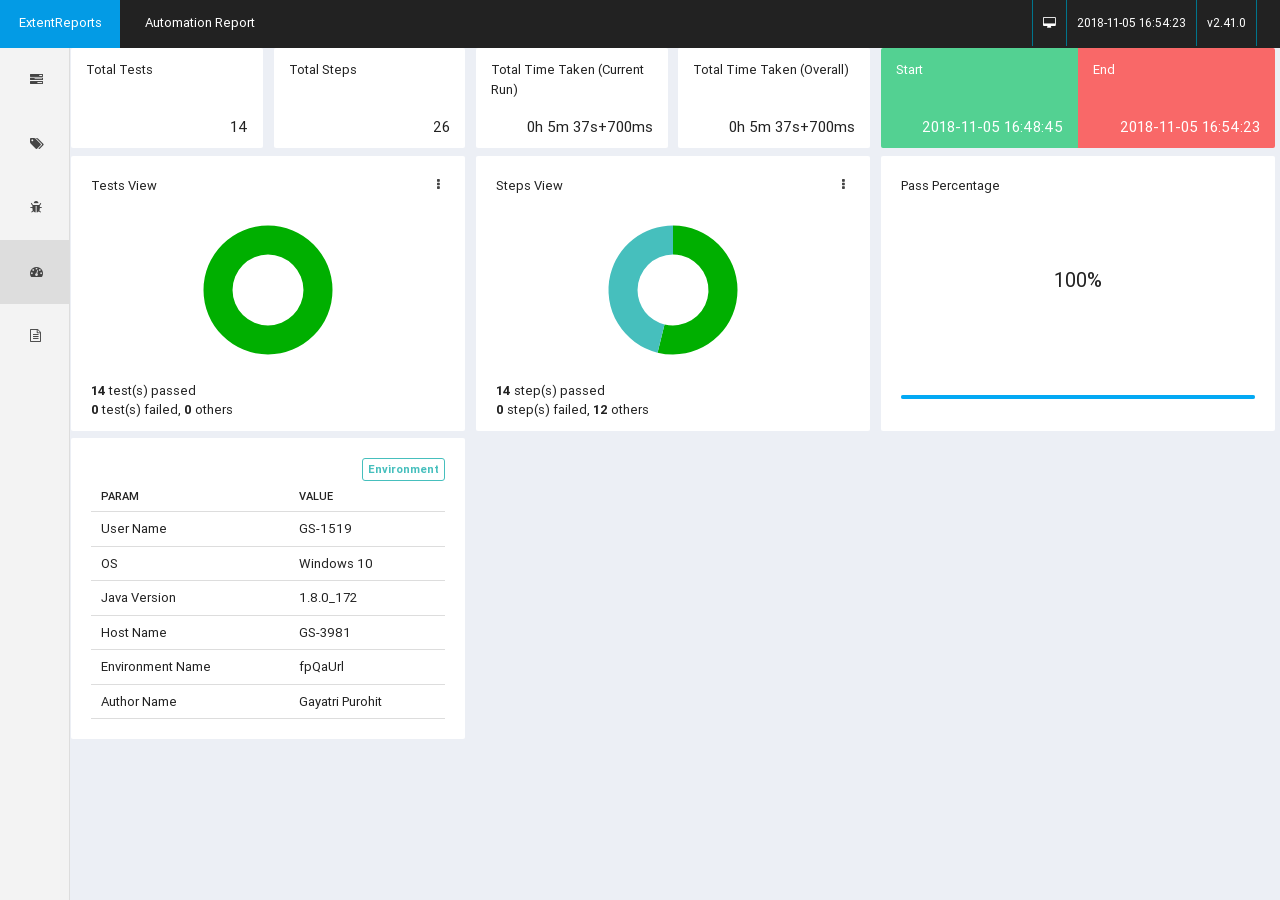
<file: FP Automation Script/test report/Report.html>
<!DOCTYPE html>
<html>
	<head>
		<!--
			ExtentReports Library 2.41.0 | http://relevantcodes.com/extentreports-for-selenium/ | https://github.com/anshooarora/
			Copyright (c) 2015, Anshoo Arora (Relevant Codes) | Copyrights licensed under the New BSD License | http://opensource.org/licenses/BSD-3-Clause
			Documentation: http://extentreports.relevantcodes.com 
		-->

		<extent id='4849d169-f99a-4590-af4c-8c37fb3288e5' />
		
		<meta http-equiv='content-type' content='text/html; charset=UTF-8' /> 
		<meta name='description' content='ExtentReports (by Anshoo Arora) is a reporting library for automation testing for .NET and Java. It creates detailed and beautiful HTML reports for modern browsers. ExtentReports shows test and step summary along with dashboards, system and environment details for quick analysis of your tests.' />
		<meta name='robots' content='noodp, noydir' />
		<meta name='viewport' content='width=device-width, initial-scale=1' />
		<meta name='extentx' id='extentx' content='' />
		
		<title>
				ExtentReports 2.0
		</title>
		
		<link href='./extentreports/css/css.css' type='text/css' rel='stylesheet' />
		
		<style>
				
      
        
      
    
		</style>
	</head>
	
	
	<body class='extent standard hide-overflow'>
		<!-- nav -->
		<nav>
			<div class='logo-container'>
				<a class='logo-content' href='http://extentreports.relevantcodes.com'>
					<span>ExtentReports</span>
				</a>
				<a href='#' data-activates='slide-out' class='button-collapse'><i class='fa fa-bars'></i></a>
			</div>
			<ul id='slide-out' class='side-nav fixed hide-on-med-and-down'>
				<li class='analysis waves-effect active'><a href='#!' class='test-view' onclick="_updateCurrentStage(0)"><i class='fa fa-tasks'></i>Test Details</a></li>
				<li class='analysis waves-effect'><a href='#!' class='categories-view' onclick="_updateCurrentStage(1)"><i class='fa fa-tags'></i>Categories</a></li>
				<li class='analysis waves-effect'><a href='#!' class='exceptions-view' onclick="_updateCurrentStage(2)"><i class='fa fa-bug'></i>Exceptions</a></li>
				<li class='analysis waves-effect'><a href='#!' class='dashboard-view'><i class='fa fa-dashboard'></i></i>Analysis</a></li>				
				<li class='analysis waves-effect'><a href='#!' class='testrunner-logs-view'><i class='fa fa-file-text-o'></i>TestRunner Logs</a></li>
			</ul>
			<span class='report-name'></span> <span class='report-headline'>Automation Report</span>
			<ul class='right hide-on-med-and-down nav-right'>
				<li class='theme-selector' alt='Click to toggle dark theme. To enable by default, use js configuration $("body").addClass("dark");' title='Click to toggle dark theme. To enable by default, use js configuration $("body").addClass("dark");'>
					<i class='fa fa-desktop'></i>
				</li>
				<li>
					<span class='suite-started-time'>2018-11-05 16:54:23</span>
				</li>
				<li>
					<span>v2.41.0</span>
				</li>
			</ul>
		</nav>
		<!-- /nav -->
		
		<!-- container -->
		<div class='container'>
			
			<!-- dashboard -->
			<div id='dashboard-view' class='row'>
				<div class='time-totals'>
					<div class='col l2 m4 s6'>
						<div class='card suite-total-tests'> 
							<span class='panel-name'>Total Tests</span> 
							<span class='total-tests'> <span class='panel-lead'></span> </span> 
						</div> 
					</div>
					<div class='col l2 m4 s6'>
						<div class='card suite-total-steps'> 
							<span class='panel-name'>Total Steps</span> 
							<span class='total-steps'> <span class='panel-lead'></span> </span> 
						</div> 
					</div>
					<div class='col l2 m4 s12'>
						<div class='card suite-total-time-current'> 
							<span class='panel-name'>Total Time Taken (Current Run)</span> 
							<span class='suite-total-time-current-value panel-lead'>0h 5m 37s+700ms</span> 
						</div> 
					</div>
					<div class='col l2 m4 s12'>
						<div class='card suite-total-time-overall'> 
							<span class='panel-name'>Total Time Taken (Overall)</span> 
							<span class='suite-total-time-overall-value panel-lead'>0h 5m 37s+700ms</span> 
						</div> 
					</div>
					<div class='col l2 m4 s6 suite-start-time'>
						<div class='card green-accent'> 
							<span class='panel-name'>Start</span> 
							<span class='panel-lead suite-started-time'>2018-11-05 16:48:45</span> 
						</div> 
					</div>
					<div class='col l2 m4 s6 suite-end-time'>
						<div class='card pink-accent'> 
							<span class='panel-name'>End</span> 
							<span class='panel-lead suite-ended-time'>2018-11-05 16:54:23</span> 
						</div> 
					</div>
				</div>
				<div class='charts'>
					<div class='col s12 m6 l4 fh'> 
						<div class='card-panel'> 
							<div>
								<span class='panel-name'>Tests View</span>
							</div> 
							<div class='panel-setting modal-trigger test-count-setting right'>
								<a href='#test-count-setting'><i class='fa fa-ellipsis-v'></i></a>
							</div> 
							<div class='chart-box'>
								<canvas class='text-centered' id='test-analysis'></canvas>
							</div> 
							<div>
								<span class='weight-light'><span class='t-pass-count weight-normal'></span> test(s) passed</span>
							</div> 
							<div>
								<span class='weight-light'><span class='t-fail-count weight-normal'></span> test(s) failed, <span class='t-others-count weight-normal'></span> others</span>
							</div> 
						</div> 
					</div> 
					<div class='col s12 m6 l4 fh'> 
						<div class='card-panel'> 
							<div>
								<span class='panel-name'>Steps View</span>
							</div> 
							<div class='panel-setting modal-trigger step-status-filter right'>
								<a href='#step-status-filter'><i class='fa fa-ellipsis-v'></i></a>
							</div> 
							<div class='chart-box'>
								<canvas class='text-centered' id='step-analysis'></canvas>
							</div> 
							<div>
								<span class='weight-light'><span class='s-pass-count weight-normal'></span> step(s) passed </span>
							</div> 
							<div>
								<span class='weight-light'><span class='s-fail-count weight-normal'></span> step(s) failed, <span class='s-others-count weight-normal'></span> others</span>
							</div> 
						</div> 
					</div>
					<div class='col s12 m12 l4 fh'> 
						<div class='card-panel'> 
							<span class='panel-name'>Pass Percentage</span> 
							<span class='pass-percentage panel-lead'></span> 
							<div class='progress light-blue lighten-3'> 
								<div class='determinate light-blue'></div> 
							</div> 
						</div> 
					</div>
				</div>
				<div class='system-view'>
					<div class='col l4 m12 s12'>
						<div class='card-panel'>
							<span class='label info outline right'>Environment</span>
							<table>
								<thead>
									<tr>
										<th>Param</th>
										<th>Value</th>
									</tr>
								</thead>
								<tbody>
										<tr>
											<td>User Name</td>
											<td>GS-1519</td>
										</tr>
										<tr>
											<td>OS</td>
											<td>Windows 10</td>
										</tr>
										<tr>
											<td>Java Version</td>
											<td>1.8.0_172</td>
										</tr>
										<tr>
											<td>Host Name</td>
											<td>GS-3981</td>
										</tr>
										<tr>
											<td>Environment Name</td>
											<td>fpQaUrl</td>
										</tr>
										<tr>
											<td>Author Name</td>
											<td>Gayatri Purohit</td>
										</tr>
								</tbody>
							</table>
						</div>
					</div>
				</div>
			</div>
			<!-- /dashboard -->
			
			<!-- tests -->
			<div id='test-view' class='row _addedTable'>
				<div class='col _addedCell1'>
					<div class='contents'>
						<div class='card-panel heading'>
							<h5>Tests</h5>
						</div>
						<div class='card-panel filters'>
							<div>
								<a data-activates='tests-toggle' data-constrainwidth='true' data-beloworigin='true' data-hover='true' href='#' class='dropdown-button button tests-toggle'><i class='fa fa-list icon'></i></a>
								<ul id='tests-toggle' class='dropdown-content'>
									<li class='pass'><a href='#!'>Pass</a></li>
									<li class='fail'><a href='#!'>Fail</a></li>
									<li class='skip'><a href='#!'>Skip</a></li>
									<li class='divider'></li>
									<li class='clear'><a href='#!'>Clear Filters</a></li>
								</ul>
							</div>
							<div>
								<a id='clear-filters' alt='Clear Filters' title='Clear Filters'><i class='fa fa-close icon'></i></a>
							</div>
							<div>&nbsp;&middot;&nbsp;</div>
							<div>
								<a id='enableDashboard' alt='Enable Dashboard' title='Enable Dashboard'><i class='fa fa-pie-chart icon'></i></a>
							</div>
							<div>
								<a id='refreshCharts' alt='Refresh Charts on Filters' title='Refresh Charts on Filters' class='enabled'><i class='fa fa-refresh icon'></i></i></a>
							</div>
							<div>&nbsp;&middot;</div>
							<div class='search' alt='Search Tests' title='Search Tests'>
								<div class='input-field left'>
									<input id='searchTests' type='text' class='validate' placeholder='Search Tests...'>
								</div>
								<i class='fa fa-search icon'></i>
							</div>
						</div>
						<div class='card-panel no-padding-h no-padding-v no-margin-v'>
							<div class='wrapper'>
								<ul id='test-collection' class='test-collection'>
										<li class='collection-item test displayed active pass ' extentid='65d3c8bb-2272-44a6-bdd1-887885ed5781'>
											<div class='test-head'>
												<span class='test-name'>public void testcases.NewFPTest.changePasswordTest() </span>
												<span class='test-status label right capitalize outline pass'>pass</span>
												<span class='category-assigned hide '></span>
											</div>
											<div class='test-body'>
												<div class='test-info'>
													<span title='Test started time' alt='Test started time' class='test-started-time label green lighten-2 text-white'>2018-11-05 16:54:08</span>
													<span title='Test ended time' alt='Test ended time' class='test-ended-time label red lighten-2 text-white'>2018-11-05 16:54:16</span>
													<span title='Time taken to finish' alt='Time taken to finish' class='test-time-taken label blue-grey lighten-3 text-white'>0h 0m 8s+135ms</span>
												</div>
												<div class='test-desc'></div>
												<div class='test-attributes'>
												</div>
												<div class='test-steps'>
													<table class='bordered table-results'>
														<thead>
															<tr>
																<th>Status</th>
																<th>Timestamp</th>
																<th>Details</th>
															</tr>
														</thead>
														<tbody>
																<tr>
																	<td class='status pass' title='pass' alt='pass'><i class='fa fa-fa fa-check-circle-o'></i></td>
																	<td class='timestamp'>16:54:16</td>
																	<td class='step-details'>Test Case Passed is changePasswordTest</td>
																</tr>
																<tr>
																	<td class='status info' title='info' alt='info'><i class='fa fa-fa fa-info-circle'></i></td>
																	<td class='timestamp'>16:54:17</td>
																	<td class='step-details'>Ending test execution and closing browser....</td>
																</tr>
																<tr>
																	<td class='status info' title='info' alt='info'><i class='fa fa-fa fa-info-circle'></i></td>
																	<td class='timestamp'>16:54:18</td>
																	<td class='step-details'>--- Getting references to all files in: C:\Users\GS-1519\workspace\Demo products_new_FP\Demo products_new_FP\test report</td>
																</tr>
																<tr>
																	<td class='status info' title='info' alt='info'><i class='fa fa-fa fa-info-circle'></i></td>
																	<td class='timestamp'>16:54:18</td>
																	<td class='step-details'>---Creating zip file</td>
																</tr>
																<tr>
																	<td class='status info' title='info' alt='info'><i class='fa fa-fa fa-info-circle'></i></td>
																	<td class='timestamp'>16:54:18</td>
																	<td class='step-details'>---Zip file Done</td>
																</tr>
																<tr>
																	<td class='status info' title='info' alt='info'><i class='fa fa-fa fa-info-circle'></i></td>
																	<td class='timestamp'>16:54:23</td>
																	<td class='step-details'>=====Email Sent=====</td>
																</tr>
														</tbody>
													</table>
													<ul class='collapsible node-list' data-collapsible='accordion'>
													</ul>
												</div>
											</div>
										</li>
										<li class='collection-item test displayed active pass ' extentid='18966013-b221-4d1e-a478-1aadcb49b6e0'>
											<div class='test-head'>
												<span class='test-name'>public void testcases.NewFPTest.personalInformationTest() </span>
												<span class='test-status label right capitalize outline pass'>pass</span>
												<span class='category-assigned hide '></span>
											</div>
											<div class='test-body'>
												<div class='test-info'>
													<span title='Test started time' alt='Test started time' class='test-started-time label green lighten-2 text-white'>2018-11-05 16:53:40</span>
													<span title='Test ended time' alt='Test ended time' class='test-ended-time label red lighten-2 text-white'>2018-11-05 16:54:08</span>
													<span title='Time taken to finish' alt='Time taken to finish' class='test-time-taken label blue-grey lighten-3 text-white'>0h 0m 28s+188ms</span>
												</div>
												<div class='test-desc'></div>
												<div class='test-attributes'>
												</div>
												<div class='test-steps'>
													<table class='bordered table-results'>
														<thead>
															<tr>
																<th>Status</th>
																<th>Timestamp</th>
																<th>Details</th>
															</tr>
														</thead>
														<tbody>
																<tr>
																	<td class='status pass' title='pass' alt='pass'><i class='fa fa-fa fa-check-circle-o'></i></td>
																	<td class='timestamp'>16:54:08</td>
																	<td class='step-details'>Test Case Passed is personalInformationTest</td>
																</tr>
														</tbody>
													</table>
													<ul class='collapsible node-list' data-collapsible='accordion'>
													</ul>
												</div>
											</div>
										</li>
										<li class='collection-item test displayed active pass ' extentid='d91a7402-e28c-43b4-8aaf-67e49bba9714'>
											<div class='test-head'>
												<span class='test-name'>public void testcases.NewFPTest.viewPdfTest() </span>
												<span class='test-status label right capitalize outline pass'>pass</span>
												<span class='category-assigned hide '></span>
											</div>
											<div class='test-body'>
												<div class='test-info'>
													<span title='Test started time' alt='Test started time' class='test-started-time label green lighten-2 text-white'>2018-11-05 16:53:16</span>
													<span title='Test ended time' alt='Test ended time' class='test-ended-time label red lighten-2 text-white'>2018-11-05 16:53:40</span>
													<span title='Time taken to finish' alt='Time taken to finish' class='test-time-taken label blue-grey lighten-3 text-white'>0h 0m 23s+489ms</span>
												</div>
												<div class='test-desc'></div>
												<div class='test-attributes'>
												</div>
												<div class='test-steps'>
													<table class='bordered table-results'>
														<thead>
															<tr>
																<th>Status</th>
																<th>Timestamp</th>
																<th>Details</th>
															</tr>
														</thead>
														<tbody>
																<tr>
																	<td class='status info' title='info' alt='info'><i class='fa fa-fa fa-info-circle'></i></td>
																	<td class='timestamp'>16:53:36</td>
																	<td class='step-details'>Closing current browser window....</td>
																</tr>
																<tr>
																	<td class='status pass' title='pass' alt='pass'><i class='fa fa-fa fa-check-circle-o'></i></td>
																	<td class='timestamp'>16:53:40</td>
																	<td class='step-details'>Test Case Passed is viewPdfTest</td>
																</tr>
														</tbody>
													</table>
													<ul class='collapsible node-list' data-collapsible='accordion'>
													</ul>
												</div>
											</div>
										</li>
										<li class='collection-item test displayed active pass ' extentid='abdbb339-663e-4ffb-b4d7-46a3970fc250'>
											<div class='test-head'>
												<span class='test-name'>public void testcases.NewFPTest.ltcProjectionsTest() </span>
												<span class='test-status label right capitalize outline pass'>pass</span>
												<span class='category-assigned hide '></span>
											</div>
											<div class='test-body'>
												<div class='test-info'>
													<span title='Test started time' alt='Test started time' class='test-started-time label green lighten-2 text-white'>2018-11-05 16:52:59</span>
													<span title='Test ended time' alt='Test ended time' class='test-ended-time label red lighten-2 text-white'>2018-11-05 16:53:16</span>
													<span title='Time taken to finish' alt='Time taken to finish' class='test-time-taken label blue-grey lighten-3 text-white'>0h 0m 17s+587ms</span>
												</div>
												<div class='test-desc'></div>
												<div class='test-attributes'>
												</div>
												<div class='test-steps'>
													<table class='bordered table-results'>
														<thead>
															<tr>
																<th>Status</th>
																<th>Timestamp</th>
																<th>Details</th>
															</tr>
														</thead>
														<tbody>
																<tr>
																	<td class='status pass' title='pass' alt='pass'><i class='fa fa-fa fa-check-circle-o'></i></td>
																	<td class='timestamp'>16:53:16</td>
																	<td class='step-details'>Test Case Passed is ltcProjectionsTest</td>
																</tr>
														</tbody>
													</table>
													<ul class='collapsible node-list' data-collapsible='accordion'>
													</ul>
												</div>
											</div>
										</li>
										<li class='collection-item test displayed active pass ' extentid='31e54ed8-f4af-47f7-b5ae-2f062cf1987b'>
											<div class='test-head'>
												<span class='test-name'>public void testcases.NewFPTest.fundWithInvestmentsTest() </span>
												<span class='test-status label right capitalize outline pass'>pass</span>
												<span class='category-assigned hide '></span>
											</div>
											<div class='test-body'>
												<div class='test-info'>
													<span title='Test started time' alt='Test started time' class='test-started-time label green lighten-2 text-white'>2018-11-05 16:52:40</span>
													<span title='Test ended time' alt='Test ended time' class='test-ended-time label red lighten-2 text-white'>2018-11-05 16:52:59</span>
													<span title='Time taken to finish' alt='Time taken to finish' class='test-time-taken label blue-grey lighten-3 text-white'>0h 0m 18s+186ms</span>
												</div>
												<div class='test-desc'></div>
												<div class='test-attributes'>
												</div>
												<div class='test-steps'>
													<table class='bordered table-results'>
														<thead>
															<tr>
																<th>Status</th>
																<th>Timestamp</th>
																<th>Details</th>
															</tr>
														</thead>
														<tbody>
																<tr>
																	<td class='status pass' title='pass' alt='pass'><i class='fa fa-fa fa-check-circle-o'></i></td>
																	<td class='timestamp'>16:52:59</td>
																	<td class='step-details'>Test Case Passed is fundWithInvestmentsTest</td>
																</tr>
														</tbody>
													</table>
													<ul class='collapsible node-list' data-collapsible='accordion'>
													</ul>
												</div>
											</div>
										</li>
										<li class='collection-item test displayed active pass ' extentid='aefabb4d-d8dd-495c-a369-c5de0daad695'>
											<div class='test-head'>
												<span class='test-name'>public void testcases.NewFPTest.medicareBundlesTest() </span>
												<span class='test-status label right capitalize outline pass'>pass</span>
												<span class='category-assigned hide '></span>
											</div>
											<div class='test-body'>
												<div class='test-info'>
													<span title='Test started time' alt='Test started time' class='test-started-time label green lighten-2 text-white'>2018-11-05 16:52:22</span>
													<span title='Test ended time' alt='Test ended time' class='test-ended-time label red lighten-2 text-white'>2018-11-05 16:52:40</span>
													<span title='Time taken to finish' alt='Time taken to finish' class='test-time-taken label blue-grey lighten-3 text-white'>0h 0m 18s+66ms</span>
												</div>
												<div class='test-desc'></div>
												<div class='test-attributes'>
												</div>
												<div class='test-steps'>
													<table class='bordered table-results'>
														<thead>
															<tr>
																<th>Status</th>
																<th>Timestamp</th>
																<th>Details</th>
															</tr>
														</thead>
														<tbody>
																<tr>
																	<td class='status pass' title='pass' alt='pass'><i class='fa fa-fa fa-check-circle-o'></i></td>
																	<td class='timestamp'>16:52:40</td>
																	<td class='step-details'>Test Case Passed is medicareBundlesTest</td>
																</tr>
														</tbody>
													</table>
													<ul class='collapsible node-list' data-collapsible='accordion'>
													</ul>
												</div>
											</div>
										</li>
										<li class='collection-item test displayed active pass ' extentid='b6319b97-1d88-451c-8846-1f94b8a37367'>
											<div class='test-head'>
												<span class='test-name'>public void testcases.NewFPTest.financialAdvicePdf() </span>
												<span class='test-status label right capitalize outline pass'>pass</span>
												<span class='category-assigned hide '></span>
											</div>
											<div class='test-body'>
												<div class='test-info'>
													<span title='Test started time' alt='Test started time' class='test-started-time label green lighten-2 text-white'>2018-11-05 16:52:03</span>
													<span title='Test ended time' alt='Test ended time' class='test-ended-time label red lighten-2 text-white'>2018-11-05 16:52:22</span>
													<span title='Time taken to finish' alt='Time taken to finish' class='test-time-taken label blue-grey lighten-3 text-white'>0h 0m 19s+25ms</span>
												</div>
												<div class='test-desc'></div>
												<div class='test-attributes'>
												</div>
												<div class='test-steps'>
													<table class='bordered table-results'>
														<thead>
															<tr>
																<th>Status</th>
																<th>Timestamp</th>
																<th>Details</th>
															</tr>
														</thead>
														<tbody>
																<tr>
																	<td class='status info' title='info' alt='info'><i class='fa fa-fa fa-info-circle'></i></td>
																	<td class='timestamp'>16:52:19</td>
																	<td class='step-details'>Closing current browser window....</td>
																</tr>
																<tr>
																	<td class='status pass' title='pass' alt='pass'><i class='fa fa-fa fa-check-circle-o'></i></td>
																	<td class='timestamp'>16:52:22</td>
																	<td class='step-details'>Test Case Passed is financialAdvicePdf</td>
																</tr>
														</tbody>
													</table>
													<ul class='collapsible node-list' data-collapsible='accordion'>
													</ul>
												</div>
											</div>
										</li>
										<li class='collection-item test displayed active pass ' extentid='a44d2521-0319-482b-837e-3c7fe1c747fc'>
											<div class='test-head'>
												<span class='test-name'>public void testcases.NewFPTest.HealthcareVideo() </span>
												<span class='test-status label right capitalize outline pass'>pass</span>
												<span class='category-assigned hide '></span>
											</div>
											<div class='test-body'>
												<div class='test-info'>
													<span title='Test started time' alt='Test started time' class='test-started-time label green lighten-2 text-white'>2018-11-05 16:51:44</span>
													<span title='Test ended time' alt='Test ended time' class='test-ended-time label red lighten-2 text-white'>2018-11-05 16:52:03</span>
													<span title='Time taken to finish' alt='Time taken to finish' class='test-time-taken label blue-grey lighten-3 text-white'>0h 0m 19s+275ms</span>
												</div>
												<div class='test-desc'></div>
												<div class='test-attributes'>
												</div>
												<div class='test-steps'>
													<table class='bordered table-results'>
														<thead>
															<tr>
																<th>Status</th>
																<th>Timestamp</th>
																<th>Details</th>
															</tr>
														</thead>
														<tbody>
																<tr>
																	<td class='status info' title='info' alt='info'><i class='fa fa-fa fa-info-circle'></i></td>
																	<td class='timestamp'>16:51:59</td>
																	<td class='step-details'>Closing current browser window....</td>
																</tr>
																<tr>
																	<td class='status pass' title='pass' alt='pass'><i class='fa fa-fa fa-check-circle-o'></i></td>
																	<td class='timestamp'>16:52:03</td>
																	<td class='step-details'>Test Case Passed is HealthcareVideo</td>
																</tr>
														</tbody>
													</table>
													<ul class='collapsible node-list' data-collapsible='accordion'>
													</ul>
												</div>
											</div>
										</li>
										<li class='collection-item test displayed active pass ' extentid='8233df16-1631-4b77-87ca-20c4bcf8712f'>
											<div class='test-head'>
												<span class='test-name'>public void testcases.NewFPTest.comparePlanTest() </span>
												<span class='test-status label right capitalize outline pass'>pass</span>
												<span class='category-assigned hide '></span>
											</div>
											<div class='test-body'>
												<div class='test-info'>
													<span title='Test started time' alt='Test started time' class='test-started-time label green lighten-2 text-white'>2018-11-05 16:51:14</span>
													<span title='Test ended time' alt='Test ended time' class='test-ended-time label red lighten-2 text-white'>2018-11-05 16:51:44</span>
													<span title='Time taken to finish' alt='Time taken to finish' class='test-time-taken label blue-grey lighten-3 text-white'>0h 0m 29s+543ms</span>
												</div>
												<div class='test-desc'></div>
												<div class='test-attributes'>
												</div>
												<div class='test-steps'>
													<table class='bordered table-results'>
														<thead>
															<tr>
																<th>Status</th>
																<th>Timestamp</th>
																<th>Details</th>
															</tr>
														</thead>
														<tbody>
																<tr>
																	<td class='status info' title='info' alt='info'><i class='fa fa-fa fa-info-circle'></i></td>
																	<td class='timestamp'>16:51:40</td>
																	<td class='step-details'>Closing current browser window....</td>
																</tr>
																<tr>
																	<td class='status pass' title='pass' alt='pass'><i class='fa fa-fa fa-check-circle-o'></i></td>
																	<td class='timestamp'>16:51:44</td>
																	<td class='step-details'>Test Case Passed is comparePlanTest</td>
																</tr>
														</tbody>
													</table>
													<ul class='collapsible node-list' data-collapsible='accordion'>
													</ul>
												</div>
											</div>
										</li>
										<li class='collection-item test displayed active pass ' extentid='4e82ca4f-779c-4be9-9402-f4418f3e46fd'>
											<div class='test-head'>
												<span class='test-name'>public void testcases.NewFPTest.addNewContentMail() </span>
												<span class='test-status label right capitalize outline pass'>pass</span>
												<span class='category-assigned hide '></span>
											</div>
											<div class='test-body'>
												<div class='test-info'>
													<span title='Test started time' alt='Test started time' class='test-started-time label green lighten-2 text-white'>2018-11-05 16:51:04</span>
													<span title='Test ended time' alt='Test ended time' class='test-ended-time label red lighten-2 text-white'>2018-11-05 16:51:14</span>
													<span title='Time taken to finish' alt='Time taken to finish' class='test-time-taken label blue-grey lighten-3 text-white'>0h 0m 10s+465ms</span>
												</div>
												<div class='test-desc'></div>
												<div class='test-attributes'>
												</div>
												<div class='test-steps'>
													<table class='bordered table-results'>
														<thead>
															<tr>
																<th>Status</th>
																<th>Timestamp</th>
																<th>Details</th>
															</tr>
														</thead>
														<tbody>
																<tr>
																	<td class='status pass' title='pass' alt='pass'><i class='fa fa-fa fa-check-circle-o'></i></td>
																	<td class='timestamp'>16:51:14</td>
																	<td class='step-details'>Test Case Passed is addNewContentMail</td>
																</tr>
														</tbody>
													</table>
													<ul class='collapsible node-list' data-collapsible='accordion'>
													</ul>
												</div>
											</div>
										</li>
										<li class='collection-item test displayed active pass ' extentid='a5328bdb-7a34-40d9-b60e-011c387f0a52'>
											<div class='test-head'>
												<span class='test-name'>public void testcases.NewFPTest.helpFileTest() </span>
												<span class='test-status label right capitalize outline pass'>pass</span>
												<span class='category-assigned hide '></span>
											</div>
											<div class='test-body'>
												<div class='test-info'>
													<span title='Test started time' alt='Test started time' class='test-started-time label green lighten-2 text-white'>2018-11-05 16:50:56</span>
													<span title='Test ended time' alt='Test ended time' class='test-ended-time label red lighten-2 text-white'>2018-11-05 16:51:04</span>
													<span title='Time taken to finish' alt='Time taken to finish' class='test-time-taken label blue-grey lighten-3 text-white'>0h 0m 8s+432ms</span>
												</div>
												<div class='test-desc'></div>
												<div class='test-attributes'>
												</div>
												<div class='test-steps'>
													<table class='bordered table-results'>
														<thead>
															<tr>
																<th>Status</th>
																<th>Timestamp</th>
																<th>Details</th>
															</tr>
														</thead>
														<tbody>
																<tr>
																	<td class='status pass' title='pass' alt='pass'><i class='fa fa-fa fa-check-circle-o'></i></td>
																	<td class='timestamp'>16:51:04</td>
																	<td class='step-details'>Test Case Passed is helpFileTest</td>
																</tr>
														</tbody>
													</table>
													<ul class='collapsible node-list' data-collapsible='accordion'>
													</ul>
												</div>
											</div>
										</li>
										<li class='collection-item test displayed active pass ' extentid='1ca37159-6dd1-4884-9c3a-a73a377a22bb'>
											<div class='test-head'>
												<span class='test-name'>public void testcases.NewFPTest.deletePlanTest(java.lang.String,java.lang.String,java.lang.String,java.lang.String,java.lang.String,java.lang.String,java.lang.String,java.lang.String,java.lang.String,java.lang.String,java.lang.String,java.lang.String,java.lang.String,java.lang.String,java.lang.String,java.lang.String) </span>
												<span class='test-status label right capitalize outline pass'>pass</span>
												<span class='category-assigned hide '></span>
											</div>
											<div class='test-body'>
												<div class='test-info'>
													<span title='Test started time' alt='Test started time' class='test-started-time label green lighten-2 text-white'>2018-11-05 16:50:41</span>
													<span title='Test ended time' alt='Test ended time' class='test-ended-time label red lighten-2 text-white'>2018-11-05 16:50:56</span>
													<span title='Time taken to finish' alt='Time taken to finish' class='test-time-taken label blue-grey lighten-3 text-white'>0h 0m 14s+542ms</span>
												</div>
												<div class='test-desc'></div>
												<div class='test-attributes'>
												</div>
												<div class='test-steps'>
													<table class='bordered table-results'>
														<thead>
															<tr>
																<th>Status</th>
																<th>Timestamp</th>
																<th>Details</th>
															</tr>
														</thead>
														<tbody>
																<tr>
																	<td class='status pass' title='pass' alt='pass'><i class='fa fa-fa fa-check-circle-o'></i></td>
																	<td class='timestamp'>16:50:56</td>
																	<td class='step-details'>Test Case Passed is deletePlanTest</td>
																</tr>
														</tbody>
													</table>
													<ul class='collapsible node-list' data-collapsible='accordion'>
													</ul>
												</div>
											</div>
										</li>
										<li class='collection-item test displayed active pass ' extentid='368308a2-d3fd-4e6b-871f-20b70b116910'>
											<div class='test-head'>
												<span class='test-name'>public void testcases.NewFPTest.editPlanTest(java.lang.String,java.lang.String) </span>
												<span class='test-status label right capitalize outline pass'>pass</span>
												<span class='category-assigned hide '></span>
											</div>
											<div class='test-body'>
												<div class='test-info'>
													<span title='Test started time' alt='Test started time' class='test-started-time label green lighten-2 text-white'>2018-11-05 16:49:48</span>
													<span title='Test ended time' alt='Test ended time' class='test-ended-time label red lighten-2 text-white'>2018-11-05 16:50:41</span>
													<span title='Time taken to finish' alt='Time taken to finish' class='test-time-taken label blue-grey lighten-3 text-white'>0h 0m 53s+156ms</span>
												</div>
												<div class='test-desc'></div>
												<div class='test-attributes'>
												</div>
												<div class='test-steps'>
													<table class='bordered table-results'>
														<thead>
															<tr>
																<th>Status</th>
																<th>Timestamp</th>
																<th>Details</th>
															</tr>
														</thead>
														<tbody>
																<tr>
																	<td class='status pass' title='pass' alt='pass'><i class='fa fa-fa fa-check-circle-o'></i></td>
																	<td class='timestamp'>16:50:41</td>
																	<td class='step-details'>Test Case Passed is editPlanTest</td>
																</tr>
																<tr>
																	<td class='status info' title='info' alt='info'><i class='fa fa-fa fa-info-circle'></i></td>
																	<td class='timestamp'>16:50:41</td>
																	<td class='step-details'>Reading New_plan  excel sheet</td>
																</tr>
														</tbody>
													</table>
													<ul class='collapsible node-list' data-collapsible='accordion'>
													</ul>
												</div>
											</div>
										</li>
										<li class='collection-item test displayed active pass ' extentid='f64a76f5-b747-400e-9f23-cfbd4d58c5c5'>
											<div class='test-head'>
												<span class='test-name'>public void testcases.NewFPTest.createNewPlan(java.lang.String,java.lang.String,java.lang.String,java.lang.String,java.lang.String,java.lang.String,java.lang.String,java.lang.String,java.lang.String,java.lang.String,java.lang.String,java.lang.String,java.lang.String,java.lang.String,java.lang.String,java.lang.String) </span>
												<span class='test-status label right capitalize outline pass'>pass</span>
												<span class='category-assigned hide '></span>
											</div>
											<div class='test-body'>
												<div class='test-info'>
													<span title='Test started time' alt='Test started time' class='test-started-time label green lighten-2 text-white'>2018-11-05 16:48:54</span>
													<span title='Test ended time' alt='Test ended time' class='test-ended-time label red lighten-2 text-white'>2018-11-05 16:49:48</span>
													<span title='Time taken to finish' alt='Time taken to finish' class='test-time-taken label blue-grey lighten-3 text-white'>0h 0m 53s+476ms</span>
												</div>
												<div class='test-desc'></div>
												<div class='test-attributes'>
												</div>
												<div class='test-steps'>
													<table class='bordered table-results'>
														<thead>
															<tr>
																<th>Status</th>
																<th>Timestamp</th>
																<th>Details</th>
															</tr>
														</thead>
														<tbody>
																<tr>
																	<td class='status pass' title='pass' alt='pass'><i class='fa fa-fa fa-check-circle-o'></i></td>
																	<td class='timestamp'>16:49:48</td>
																	<td class='step-details'>Test Case Passed is createNewPlan</td>
																</tr>
																<tr>
																	<td class='status info' title='info' alt='info'><i class='fa fa-fa fa-info-circle'></i></td>
																	<td class='timestamp'>16:49:48</td>
																	<td class='step-details'>Loading properties file dataLoading properties file dataLoading properties file dataLoading properties file dataLaunching  chrome browserConducting Sanity Test on fpQaUrlReading New_plan  excel sheet</td>
																</tr>
																<tr>
																	<td class='status info' title='info' alt='info'><i class='fa fa-fa fa-info-circle'></i></td>
																	<td class='timestamp'>16:49:48</td>
																	<td class='step-details'>Reading Edit_plan  excel sheet</td>
																</tr>
														</tbody>
													</table>
													<ul class='collapsible node-list' data-collapsible='accordion'>
													</ul>
												</div>
											</div>
										</li>
								</ul>
							</div>
						</div>
					</div>
				</div>
				<div id='test-details-wrapper' class='col _addedCell2'>
					<div class='contents'>
						<div class='card-panel details-view'>
							<h5 class='details-name'></h5>
							<div class='step-filters right'>
								<span class='info' alt='info' title='info'><i class='fa fa-info-circle'></i></span>
								<span class='pass' alt='pass' title='pass'><i class='fa fa-check-circle-o'></i></span>
								<span class='fail' alt='fail' title='fail'><i class='fa fa-times-circle-o'></i></span>
								<span class='fatal' alt='fatal' title='fatal'><i class='fa fa-times-circle-o'></i></span>
								<span class='error' alt='error' title='error'><i class='fa fa-exclamation-circle'></i></span>
								<span class='warning' alt='warning' title='warning'><i class='fa fa-warning'></i></span>
								<span class='skip' alt='skip' title='skip'><i class='fa fa-chevron-circle-right'></i></span>
								<span class='clear-step-filter' alt='Clear filters' title='Clear filters'><i class='fa fa-times'></i></span>
							</div>
							<div class='details-container'>
							</div>
						</div>
					</div>
				</div>
			</div>
			<!-- /tests -->
			
			<!-- categories -->
			<!-- /categories -->
			
			<!-- exceptions -->
			<!-- /exceptions -->
			
			<!-- testrunner logs -->
			<!-- /testrunner logs -->
			
		</div>
		<!-- /container -->
		
		<!-- test dashboard counts setting -->
		<div id='test-count-setting' class='modal bottom-sheet'> 
			<div class='modal-content'> 
				<h5>Configure Tests Count Setting</h5> 
				<input name='test-count-setting' type='radio' id='parentWithoutNodes' class='with-gap'> 
				<label for='parentWithoutNodes'>Parent Tests Only (Does not include child nodes in counts)</label> 
				<br> 
				<input name='test-count-setting' type='radio' id='parentWithoutNodesAndNodes' class='with-gap'> 
				<label for='parentWithoutNodesAndNodes'>Parent Tests Without Child Tests + Child Tests</label> 
				<br> 
				<input name='test-count-setting' type='radio' id='childNodes' class='with-gap'> 
				<label for='childNodes'>Child Tests Only</label> 
			</div> 
			<div class='modal-footer'> 
				<a href='#!' class='modal-action modal-close waves-effect waves-green btn'>Save</a> 
			</div> 
		</div>
		<!-- /test dashboard counts setting -->
		
		<!-- filter for step status -->
		<div id='step-status-filter' class='modal bottom-sheet'> 
			<div class='modal-content'> 
				<h5>Select status</h5> 
				<input checked class='filled-in' type='checkbox' id='step-dashboard-filter-pass'> 
				<label for='step-dashboard-filter-pass'>Pass</label> 
				<br> 
				<input checked class='filled-in' type='checkbox' id='step-dashboard-filter-fail'> 
				<label for='step-dashboard-filter-fail'>Fail</label> 
				<br> 
				<input checked class='filled-in' type='checkbox' id='step-dashboard-filter-fatal'> 
				<label for='step-dashboard-filter-fatal'>Fatal</label> 
				<br> 
				<input checked class='filled-in' type='checkbox' id='step-dashboard-filter-error'> 
				<label for='step-dashboard-filter-error'>Error</label> 
				<br> 
				<input checked class='filled-in' type='checkbox' id='step-dashboard-filter-warning'> 
				<label for='step-dashboard-filter-warning'>Warning</label> 
				<br> 
				<input checked class='filled-in' type='checkbox' id='step-dashboard-filter-skip'> 
				<label for='step-dashboard-filter-skip'>Skipped</label> 
				<br> 
				<input checked class='filled-in' type='checkbox' id='step-dashboard-filter-info'> 
				<label for='step-dashboard-filter-info'>Info</label> 
				<br> 
				<input checked class='filled-in' type='checkbox' id='step-dashboard-filter-unknown'> 
				<label for='step-dashboard-filter-unknown'>Unknown</label> 
			</div>
			<div class='modal-footer'> 
				<a href='#!' class='modal-action modal-close waves-effect waves-green btn'>Save</a> 
			</div> 
		</div>
		<!-- /filter for step status -->
		
		<script type='text/javascript' src='./extentreports/js/scripts.js'></script>		
		<script>jQuery(document).ready(function() { jQuery('.logo span').html('ExtentReports'); });</script>
		<script>
				
      
        $(document).ready(function() {$('.dashboard-view').click();});
    
		</script>
	</body>
</html>
</file>
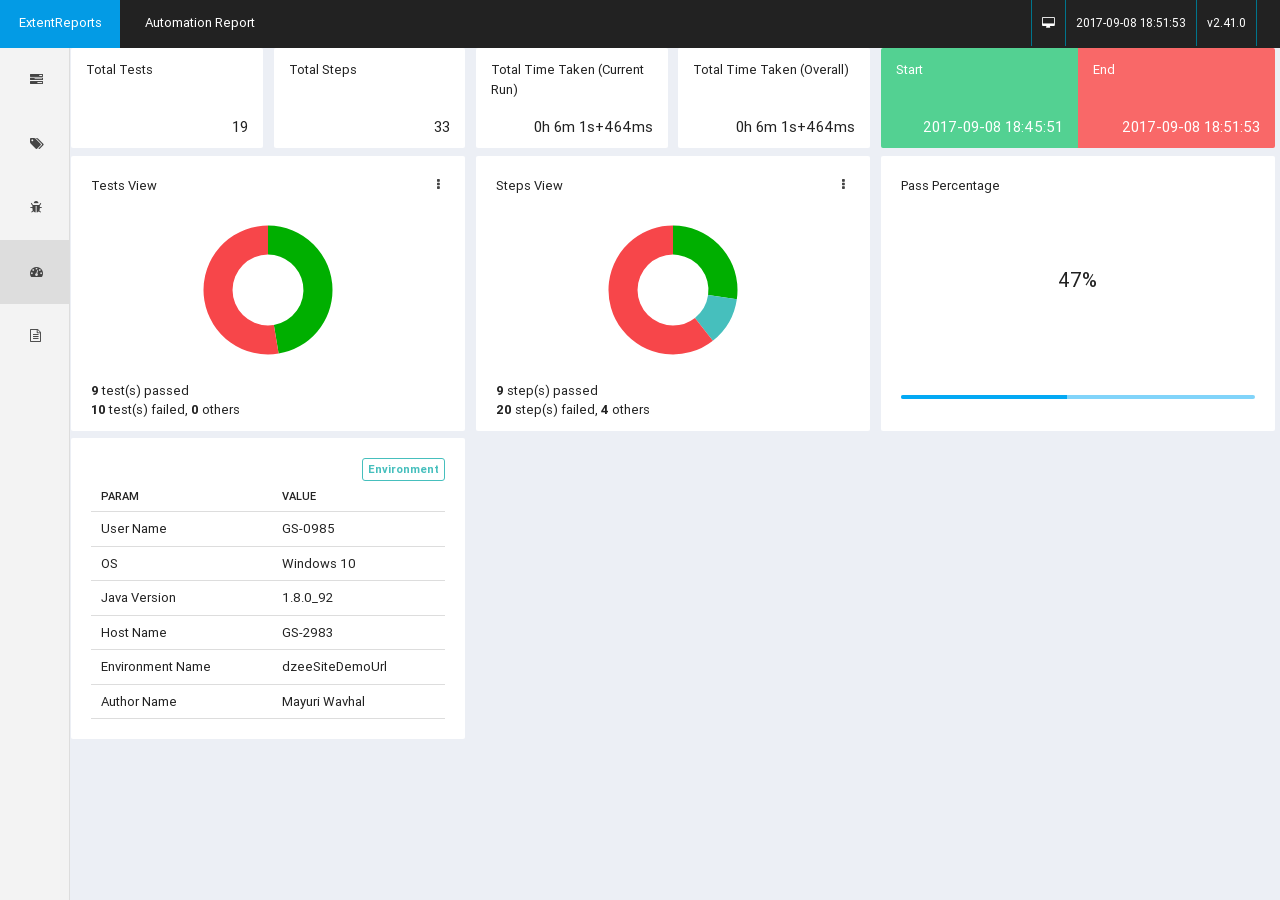
<file: FP Automation Script/test-output/test report/Report.html>
<!DOCTYPE html>
<html>
	<head>
		<!--
			ExtentReports Library 2.41.0 | http://relevantcodes.com/extentreports-for-selenium/ | https://github.com/anshooarora/
			Copyright (c) 2015, Anshoo Arora (Relevant Codes) | Copyrights licensed under the New BSD License | http://opensource.org/licenses/BSD-3-Clause
			Documentation: http://extentreports.relevantcodes.com 
		-->

		<extent id='b3975b03-e8be-441a-98fd-77ea79e652e5' />
		
		<meta http-equiv='content-type' content='text/html; charset=UTF-8' /> 
		<meta name='description' content='ExtentReports (by Anshoo Arora) is a reporting library for automation testing for .NET and Java. It creates detailed and beautiful HTML reports for modern browsers. ExtentReports shows test and step summary along with dashboards, system and environment details for quick analysis of your tests.' />
		<meta name='robots' content='noodp, noydir' />
		<meta name='viewport' content='width=device-width, initial-scale=1' />
		<meta name='extentx' id='extentx' content='' />
		
		<title>
				ExtentReports 2.0
		</title>
		
		<link href='./extentreports/css/css.css' type='text/css' rel='stylesheet' />
		
		<style>
				
      
        
      
    
		</style>
	</head>
	
	
	<body class='extent standard hide-overflow'>
		<!-- nav -->
		<nav>
			<div class='logo-container'>
				<a class='logo-content' href='http://extentreports.relevantcodes.com'>
					<span>ExtentReports</span>
				</a>
				<a href='#' data-activates='slide-out' class='button-collapse'><i class='fa fa-bars'></i></a>
			</div>
			<ul id='slide-out' class='side-nav fixed hide-on-med-and-down'>
				<li class='analysis waves-effect active'><a href='#!' class='test-view' onclick="_updateCurrentStage(0)"><i class='fa fa-tasks'></i>Test Details</a></li>
				<li class='analysis waves-effect'><a href='#!' class='categories-view' onclick="_updateCurrentStage(1)"><i class='fa fa-tags'></i>Categories</a></li>
				<li class='analysis waves-effect'><a href='#!' class='exceptions-view' onclick="_updateCurrentStage(2)"><i class='fa fa-bug'></i>Exceptions</a></li>
				<li class='analysis waves-effect'><a href='#!' class='dashboard-view'><i class='fa fa-dashboard'></i></i>Analysis</a></li>				
				<li class='analysis waves-effect'><a href='#!' class='testrunner-logs-view'><i class='fa fa-file-text-o'></i>TestRunner Logs</a></li>
			</ul>
			<span class='report-name'></span> <span class='report-headline'>Automation Report</span>
			<ul class='right hide-on-med-and-down nav-right'>
				<li class='theme-selector' alt='Click to toggle dark theme. To enable by default, use js configuration $("body").addClass("dark");' title='Click to toggle dark theme. To enable by default, use js configuration $("body").addClass("dark");'>
					<i class='fa fa-desktop'></i>
				</li>
				<li>
					<span class='suite-started-time'>2017-09-08 18:51:53</span>
				</li>
				<li>
					<span>v2.41.0</span>
				</li>
			</ul>
		</nav>
		<!-- /nav -->
		
		<!-- container -->
		<div class='container'>
			
			<!-- dashboard -->
			<div id='dashboard-view' class='row'>
				<div class='time-totals'>
					<div class='col l2 m4 s6'>
						<div class='card suite-total-tests'> 
							<span class='panel-name'>Total Tests</span> 
							<span class='total-tests'> <span class='panel-lead'></span> </span> 
						</div> 
					</div>
					<div class='col l2 m4 s6'>
						<div class='card suite-total-steps'> 
							<span class='panel-name'>Total Steps</span> 
							<span class='total-steps'> <span class='panel-lead'></span> </span> 
						</div> 
					</div>
					<div class='col l2 m4 s12'>
						<div class='card suite-total-time-current'> 
							<span class='panel-name'>Total Time Taken (Current Run)</span> 
							<span class='suite-total-time-current-value panel-lead'>0h 6m 1s+464ms</span> 
						</div> 
					</div>
					<div class='col l2 m4 s12'>
						<div class='card suite-total-time-overall'> 
							<span class='panel-name'>Total Time Taken (Overall)</span> 
							<span class='suite-total-time-overall-value panel-lead'>0h 6m 1s+464ms</span> 
						</div> 
					</div>
					<div class='col l2 m4 s6 suite-start-time'>
						<div class='card green-accent'> 
							<span class='panel-name'>Start</span> 
							<span class='panel-lead suite-started-time'>2017-09-08 18:45:51</span> 
						</div> 
					</div>
					<div class='col l2 m4 s6 suite-end-time'>
						<div class='card pink-accent'> 
							<span class='panel-name'>End</span> 
							<span class='panel-lead suite-ended-time'>2017-09-08 18:51:53</span> 
						</div> 
					</div>
				</div>
				<div class='charts'>
					<div class='col s12 m6 l4 fh'> 
						<div class='card-panel'> 
							<div>
								<span class='panel-name'>Tests View</span>
							</div> 
							<div class='panel-setting modal-trigger test-count-setting right'>
								<a href='#test-count-setting'><i class='fa fa-ellipsis-v'></i></a>
							</div> 
							<div class='chart-box'>
								<canvas class='text-centered' id='test-analysis'></canvas>
							</div> 
							<div>
								<span class='weight-light'><span class='t-pass-count weight-normal'></span> test(s) passed</span>
							</div> 
							<div>
								<span class='weight-light'><span class='t-fail-count weight-normal'></span> test(s) failed, <span class='t-others-count weight-normal'></span> others</span>
							</div> 
						</div> 
					</div> 
					<div class='col s12 m6 l4 fh'> 
						<div class='card-panel'> 
							<div>
								<span class='panel-name'>Steps View</span>
							</div> 
							<div class='panel-setting modal-trigger step-status-filter right'>
								<a href='#step-status-filter'><i class='fa fa-ellipsis-v'></i></a>
							</div> 
							<div class='chart-box'>
								<canvas class='text-centered' id='step-analysis'></canvas>
							</div> 
							<div>
								<span class='weight-light'><span class='s-pass-count weight-normal'></span> step(s) passed </span>
							</div> 
							<div>
								<span class='weight-light'><span class='s-fail-count weight-normal'></span> step(s) failed, <span class='s-others-count weight-normal'></span> others</span>
							</div> 
						</div> 
					</div>
					<div class='col s12 m12 l4 fh'> 
						<div class='card-panel'> 
							<span class='panel-name'>Pass Percentage</span> 
							<span class='pass-percentage panel-lead'></span> 
							<div class='progress light-blue lighten-3'> 
								<div class='determinate light-blue'></div> 
							</div> 
						</div> 
					</div>
				</div>
				<div class='system-view'>
					<div class='col l4 m12 s12'>
						<div class='card-panel'>
							<span class='label info outline right'>Environment</span>
							<table>
								<thead>
									<tr>
										<th>Param</th>
										<th>Value</th>
									</tr>
								</thead>
								<tbody>
										<tr>
											<td>User Name</td>
											<td>GS-0985</td>
										</tr>
										<tr>
											<td>OS</td>
											<td>Windows 10</td>
										</tr>
										<tr>
											<td>Java Version</td>
											<td>1.8.0_92</td>
										</tr>
										<tr>
											<td>Host Name</td>
											<td>GS-2983</td>
										</tr>
										<tr>
											<td>Environment Name</td>
											<td>dzeeSiteDemoUrl</td>
										</tr>
										<tr>
											<td>Author Name</td>
											<td>Mayuri Wavhal</td>
										</tr>
								</tbody>
							</table>
						</div>
					</div>
				</div>
			</div>
			<!-- /dashboard -->
			
			<!-- tests -->
			<div id='test-view' class='row _addedTable'>
				<div class='col _addedCell1'>
					<div class='contents'>
						<div class='card-panel heading'>
							<h5>Tests</h5>
						</div>
						<div class='card-panel filters'>
							<div>
								<a data-activates='tests-toggle' data-constrainwidth='true' data-beloworigin='true' data-hover='true' href='#' class='dropdown-button button tests-toggle'><i class='fa fa-list icon'></i></a>
								<ul id='tests-toggle' class='dropdown-content'>
									<li class='pass'><a href='#!'>Pass</a></li>
									<li class='fail'><a href='#!'>Fail</a></li>
									<li class='skip'><a href='#!'>Skip</a></li>
									<li class='divider'></li>
									<li class='clear'><a href='#!'>Clear Filters</a></li>
								</ul>
							</div>
							<div>
								<a id='clear-filters' alt='Clear Filters' title='Clear Filters'><i class='fa fa-close icon'></i></a>
							</div>
							<div>&nbsp;&middot;&nbsp;</div>
							<div>
								<a id='enableDashboard' alt='Enable Dashboard' title='Enable Dashboard'><i class='fa fa-pie-chart icon'></i></a>
							</div>
							<div>
								<a id='refreshCharts' alt='Refresh Charts on Filters' title='Refresh Charts on Filters' class='enabled'><i class='fa fa-refresh icon'></i></i></a>
							</div>
							<div>&nbsp;&middot;</div>
							<div class='search' alt='Search Tests' title='Search Tests'>
								<div class='input-field left'>
									<input id='searchTests' type='text' class='validate' placeholder='Search Tests...'>
								</div>
								<i class='fa fa-search icon'></i>
							</div>
						</div>
						<div class='card-panel no-padding-h no-padding-v no-margin-v'>
							<div class='wrapper'>
								<ul id='test-collection' class='test-collection'>
										<li class='collection-item test displayed active pass ' extentid='66ca560d-7ea3-4408-8005-88716c9bf83b'>
											<div class='test-head'>
												<span class='test-name'>public void testcases.FPDemoTest.addNewContentMail() </span>
												<span class='test-status label right capitalize outline pass'>pass</span>
												<span class='category-assigned hide '></span>
											</div>
											<div class='test-body'>
												<div class='test-info'>
													<span title='Test started time' alt='Test started time' class='test-started-time label green lighten-2 text-white'>2017-09-08 18:51:39</span>
													<span title='Test ended time' alt='Test ended time' class='test-ended-time label red lighten-2 text-white'>2017-09-08 18:51:50</span>
													<span title='Time taken to finish' alt='Time taken to finish' class='test-time-taken label blue-grey lighten-3 text-white'>0h 0m 11s+234ms</span>
												</div>
												<div class='test-desc'></div>
												<div class='test-attributes'>
												</div>
												<div class='test-steps'>
													<table class='bordered table-results'>
														<thead>
															<tr>
																<th>Status</th>
																<th>Timestamp</th>
																<th>Details</th>
															</tr>
														</thead>
														<tbody>
																<tr>
																	<td class='status pass' title='pass' alt='pass'><i class='fa fa-fa fa-check-circle-o'></i></td>
																	<td class='timestamp'>18:51:50</td>
																	<td class='step-details'>Test Case Passed is addNewContentMail</td>
																</tr>
																<tr>
																	<td class='status info' title='info' alt='info'><i class='fa fa-fa fa-info-circle'></i></td>
																	<td class='timestamp'>18:51:51</td>
																	<td class='step-details'>Ending test execution and closing browser....</td>
																</tr>
														</tbody>
													</table>
													<ul class='collapsible node-list' data-collapsible='accordion'>
													</ul>
												</div>
											</div>
										</li>
										<li class='collection-item test displayed active fail ' extentid='d946b525-9a20-4180-b9fb-710ce21de42e'>
											<div class='test-head'>
												<span class='test-name'>public void testcases.FPDemoTest.viewFiveYearProjections() </span>
												<span class='test-status label right capitalize outline fail'>fail</span>
												<span class='category-assigned hide '></span>
											</div>
											<div class='test-body'>
												<div class='test-info'>
													<span title='Test started time' alt='Test started time' class='test-started-time label green lighten-2 text-white'>2017-09-08 18:51:21</span>
													<span title='Test ended time' alt='Test ended time' class='test-ended-time label red lighten-2 text-white'>2017-09-08 18:51:39</span>
													<span title='Time taken to finish' alt='Time taken to finish' class='test-time-taken label blue-grey lighten-3 text-white'>0h 0m 17s+758ms</span>
												</div>
												<div class='test-desc'></div>
												<div class='test-attributes'>
												</div>
												<div class='test-steps'>
													<table class='bordered table-results'>
														<thead>
															<tr>
																<th>Status</th>
																<th>Timestamp</th>
																<th>Details</th>
															</tr>
														</thead>
														<tbody>
																<tr>
																	<td class='status fail' title='fail' alt='fail'><i class='fa fa-fa fa-times-circle-o'></i></td>
																	<td class='timestamp'>18:51:39</td>
																	<td class='step-details'>Test Case Failed is viewFiveYearProjections</td>
																</tr>
																<tr>
																	<td class='status fail' title='fail' alt='fail'><i class='fa fa-fa fa-times-circle-o'></i></td>
																	<td class='timestamp'>18:51:39</td>
																	<td class='step-details'>Test Case Failed is org.openqa.selenium.TimeoutException: Timed out after 10 seconds waiting for presence of element located by: By.xpath: (//a[@id='view_plan'])[1]
Build info: version: '2.53.1', revision: 'a36b8b1cd5757287168e54b817830adce9b0158d', time: '2016-06-30 19:26:09'
System info: host: 'GS-2983', ip: '192.168.86.1', os.name: 'Windows 10', os.arch: 'amd64', os.version: '10.0', java.version: '1.8.0_92'
Driver info: org.openqa.selenium.chrome.ChromeDriver
Capabilities [{applicationCacheEnabled=false, rotatable=false, mobileEmulationEnabled=false, networkConnectionEnabled=false, chrome={chromedriverVersion=2.29.461591 (62ebf098771772160f391d75e589dc567915b233), userDataDir=C:\Users\gs-0985\AppData\Local\Temp\scoped_dir21548_22859}, takesHeapSnapshot=true, pageLoadStrategy=normal, databaseEnabled=false, handlesAlerts=true, hasTouchScreen=false, version=60.0.3112.101, platform=XP, browserConnectionEnabled=false, nativeEvents=true, acceptSslCerts=true, locationContextEnabled=true, webStorageEnabled=true, browserName=chrome, takesScreenshot=true, javascriptEnabled=true, cssSelectorsEnabled=true, unexpectedAlertBehaviour=}]
Session ID: 9141cfddc4e40f1b31acb8045f8758bd</td>
																</tr>
														</tbody>
													</table>
													<ul class='collapsible node-list' data-collapsible='accordion'>
													</ul>
												</div>
											</div>
										</li>
										<li class='collection-item test displayed active fail ' extentid='e82ee95d-6bf1-43e5-9004-5526fb9558e6'>
											<div class='test-head'>
												<span class='test-name'>public void testcases.FPDemoTest.viewYearlyProjections() </span>
												<span class='test-status label right capitalize outline fail'>fail</span>
												<span class='category-assigned hide '></span>
											</div>
											<div class='test-body'>
												<div class='test-info'>
													<span title='Test started time' alt='Test started time' class='test-started-time label green lighten-2 text-white'>2017-09-08 18:51:03</span>
													<span title='Test ended time' alt='Test ended time' class='test-ended-time label red lighten-2 text-white'>2017-09-08 18:51:21</span>
													<span title='Time taken to finish' alt='Time taken to finish' class='test-time-taken label blue-grey lighten-3 text-white'>0h 0m 17s+979ms</span>
												</div>
												<div class='test-desc'></div>
												<div class='test-attributes'>
												</div>
												<div class='test-steps'>
													<table class='bordered table-results'>
														<thead>
															<tr>
																<th>Status</th>
																<th>Timestamp</th>
																<th>Details</th>
															</tr>
														</thead>
														<tbody>
																<tr>
																	<td class='status fail' title='fail' alt='fail'><i class='fa fa-fa fa-times-circle-o'></i></td>
																	<td class='timestamp'>18:51:21</td>
																	<td class='step-details'>Test Case Failed is viewYearlyProjections</td>
																</tr>
																<tr>
																	<td class='status fail' title='fail' alt='fail'><i class='fa fa-fa fa-times-circle-o'></i></td>
																	<td class='timestamp'>18:51:21</td>
																	<td class='step-details'>Test Case Failed is org.openqa.selenium.TimeoutException: Timed out after 10 seconds waiting for presence of element located by: By.xpath: (//a[@id='view_plan'])[1]
Build info: version: '2.53.1', revision: 'a36b8b1cd5757287168e54b817830adce9b0158d', time: '2016-06-30 19:26:09'
System info: host: 'GS-2983', ip: '192.168.86.1', os.name: 'Windows 10', os.arch: 'amd64', os.version: '10.0', java.version: '1.8.0_92'
Driver info: org.openqa.selenium.chrome.ChromeDriver
Capabilities [{applicationCacheEnabled=false, rotatable=false, mobileEmulationEnabled=false, networkConnectionEnabled=false, chrome={chromedriverVersion=2.29.461591 (62ebf098771772160f391d75e589dc567915b233), userDataDir=C:\Users\gs-0985\AppData\Local\Temp\scoped_dir21548_22859}, takesHeapSnapshot=true, pageLoadStrategy=normal, databaseEnabled=false, handlesAlerts=true, hasTouchScreen=false, version=60.0.3112.101, platform=XP, browserConnectionEnabled=false, nativeEvents=true, acceptSslCerts=true, locationContextEnabled=true, webStorageEnabled=true, browserName=chrome, takesScreenshot=true, javascriptEnabled=true, cssSelectorsEnabled=true, unexpectedAlertBehaviour=}]
Session ID: 9141cfddc4e40f1b31acb8045f8758bd</td>
																</tr>
														</tbody>
													</table>
													<ul class='collapsible node-list' data-collapsible='accordion'>
													</ul>
												</div>
											</div>
										</li>
										<li class='collection-item test displayed active pass ' extentid='128957bd-c540-4e69-ab44-0e6d1efc5b66'>
											<div class='test-head'>
												<span class='test-name'>public void testcases.FPDemoTest.comparePlanTest() </span>
												<span class='test-status label right capitalize outline pass'>pass</span>
												<span class='category-assigned hide '></span>
											</div>
											<div class='test-body'>
												<div class='test-info'>
													<span title='Test started time' alt='Test started time' class='test-started-time label green lighten-2 text-white'>2017-09-08 18:50:51</span>
													<span title='Test ended time' alt='Test ended time' class='test-ended-time label red lighten-2 text-white'>2017-09-08 18:51:03</span>
													<span title='Time taken to finish' alt='Time taken to finish' class='test-time-taken label blue-grey lighten-3 text-white'>0h 0m 12s+274ms</span>
												</div>
												<div class='test-desc'></div>
												<div class='test-attributes'>
												</div>
												<div class='test-steps'>
													<table class='bordered table-results'>
														<thead>
															<tr>
																<th>Status</th>
																<th>Timestamp</th>
																<th>Details</th>
															</tr>
														</thead>
														<tbody>
																<tr>
																	<td class='status pass' title='pass' alt='pass'><i class='fa fa-fa fa-check-circle-o'></i></td>
																	<td class='timestamp'>18:51:03</td>
																	<td class='step-details'>Test Case Passed is comparePlanTest</td>
																</tr>
														</tbody>
													</table>
													<ul class='collapsible node-list' data-collapsible='accordion'>
													</ul>
												</div>
											</div>
										</li>
										<li class='collection-item test displayed active fail ' extentid='e062c656-9322-4bbf-b505-de1f4fe4c260'>
											<div class='test-head'>
												<span class='test-name'>public void testcases.FPDemoTest.personalInformationTest() </span>
												<span class='test-status label right capitalize outline fail'>fail</span>
												<span class='category-assigned hide '></span>
											</div>
											<div class='test-body'>
												<div class='test-info'>
													<span title='Test started time' alt='Test started time' class='test-started-time label green lighten-2 text-white'>2017-09-08 18:50:33</span>
													<span title='Test ended time' alt='Test ended time' class='test-ended-time label red lighten-2 text-white'>2017-09-08 18:50:51</span>
													<span title='Time taken to finish' alt='Time taken to finish' class='test-time-taken label blue-grey lighten-3 text-white'>0h 0m 17s+822ms</span>
												</div>
												<div class='test-desc'></div>
												<div class='test-attributes'>
												</div>
												<div class='test-steps'>
													<table class='bordered table-results'>
														<thead>
															<tr>
																<th>Status</th>
																<th>Timestamp</th>
																<th>Details</th>
															</tr>
														</thead>
														<tbody>
																<tr>
																	<td class='status fail' title='fail' alt='fail'><i class='fa fa-fa fa-times-circle-o'></i></td>
																	<td class='timestamp'>18:50:51</td>
																	<td class='step-details'>Test Case Failed is personalInformationTest</td>
																</tr>
																<tr>
																	<td class='status fail' title='fail' alt='fail'><i class='fa fa-fa fa-times-circle-o'></i></td>
																	<td class='timestamp'>18:50:51</td>
																	<td class='step-details'>Test Case Failed is org.openqa.selenium.TimeoutException: Timed out after 10 seconds waiting for presence of element located by: By.xpath: (//a[@id='view_plan'])[1]
Build info: version: '2.53.1', revision: 'a36b8b1cd5757287168e54b817830adce9b0158d', time: '2016-06-30 19:26:09'
System info: host: 'GS-2983', ip: '192.168.86.1', os.name: 'Windows 10', os.arch: 'amd64', os.version: '10.0', java.version: '1.8.0_92'
Driver info: org.openqa.selenium.chrome.ChromeDriver
Capabilities [{applicationCacheEnabled=false, rotatable=false, mobileEmulationEnabled=false, networkConnectionEnabled=false, chrome={chromedriverVersion=2.29.461591 (62ebf098771772160f391d75e589dc567915b233), userDataDir=C:\Users\gs-0985\AppData\Local\Temp\scoped_dir21548_22859}, takesHeapSnapshot=true, pageLoadStrategy=normal, databaseEnabled=false, handlesAlerts=true, hasTouchScreen=false, version=60.0.3112.101, platform=XP, browserConnectionEnabled=false, nativeEvents=true, acceptSslCerts=true, locationContextEnabled=true, webStorageEnabled=true, browserName=chrome, takesScreenshot=true, javascriptEnabled=true, cssSelectorsEnabled=true, unexpectedAlertBehaviour=}]
Session ID: 9141cfddc4e40f1b31acb8045f8758bd</td>
																</tr>
														</tbody>
													</table>
													<ul class='collapsible node-list' data-collapsible='accordion'>
													</ul>
												</div>
											</div>
										</li>
										<li class='collection-item test displayed active fail ' extentid='5275f74d-8ae1-43a9-8e02-4e4af1095aaf'>
											<div class='test-head'>
												<span class='test-name'>public void testcases.FPDemoTest.viewPdfTest() </span>
												<span class='test-status label right capitalize outline fail'>fail</span>
												<span class='category-assigned hide '></span>
											</div>
											<div class='test-body'>
												<div class='test-info'>
													<span title='Test started time' alt='Test started time' class='test-started-time label green lighten-2 text-white'>2017-09-08 18:50:15</span>
													<span title='Test ended time' alt='Test ended time' class='test-ended-time label red lighten-2 text-white'>2017-09-08 18:50:33</span>
													<span title='Time taken to finish' alt='Time taken to finish' class='test-time-taken label blue-grey lighten-3 text-white'>0h 0m 17s+985ms</span>
												</div>
												<div class='test-desc'></div>
												<div class='test-attributes'>
												</div>
												<div class='test-steps'>
													<table class='bordered table-results'>
														<thead>
															<tr>
																<th>Status</th>
																<th>Timestamp</th>
																<th>Details</th>
															</tr>
														</thead>
														<tbody>
																<tr>
																	<td class='status fail' title='fail' alt='fail'><i class='fa fa-fa fa-times-circle-o'></i></td>
																	<td class='timestamp'>18:50:33</td>
																	<td class='step-details'>Test Case Failed is viewPdfTest</td>
																</tr>
																<tr>
																	<td class='status fail' title='fail' alt='fail'><i class='fa fa-fa fa-times-circle-o'></i></td>
																	<td class='timestamp'>18:50:33</td>
																	<td class='step-details'>Test Case Failed is org.openqa.selenium.TimeoutException: Timed out after 10 seconds waiting for presence of element located by: By.xpath: (//a[@id='view_plan'])[1]
Build info: version: '2.53.1', revision: 'a36b8b1cd5757287168e54b817830adce9b0158d', time: '2016-06-30 19:26:09'
System info: host: 'GS-2983', ip: '192.168.86.1', os.name: 'Windows 10', os.arch: 'amd64', os.version: '10.0', java.version: '1.8.0_92'
Driver info: org.openqa.selenium.chrome.ChromeDriver
Capabilities [{applicationCacheEnabled=false, rotatable=false, mobileEmulationEnabled=false, networkConnectionEnabled=false, chrome={chromedriverVersion=2.29.461591 (62ebf098771772160f391d75e589dc567915b233), userDataDir=C:\Users\gs-0985\AppData\Local\Temp\scoped_dir21548_22859}, takesHeapSnapshot=true, pageLoadStrategy=normal, databaseEnabled=false, handlesAlerts=true, hasTouchScreen=false, version=60.0.3112.101, platform=XP, browserConnectionEnabled=false, nativeEvents=true, acceptSslCerts=true, locationContextEnabled=true, webStorageEnabled=true, browserName=chrome, takesScreenshot=true, javascriptEnabled=true, cssSelectorsEnabled=true, unexpectedAlertBehaviour=}]
Session ID: 9141cfddc4e40f1b31acb8045f8758bd</td>
																</tr>
														</tbody>
													</table>
													<ul class='collapsible node-list' data-collapsible='accordion'>
													</ul>
												</div>
											</div>
										</li>
										<li class='collection-item test displayed active fail ' extentid='e271072c-80d6-4b7a-bea8-0674d7ec957f'>
											<div class='test-head'>
												<span class='test-name'>public void testcases.FPDemoTest.emailPdfTest() </span>
												<span class='test-status label right capitalize outline fail'>fail</span>
												<span class='category-assigned hide '></span>
											</div>
											<div class='test-body'>
												<div class='test-info'>
													<span title='Test started time' alt='Test started time' class='test-started-time label green lighten-2 text-white'>2017-09-08 18:49:57</span>
													<span title='Test ended time' alt='Test ended time' class='test-ended-time label red lighten-2 text-white'>2017-09-08 18:50:15</span>
													<span title='Time taken to finish' alt='Time taken to finish' class='test-time-taken label blue-grey lighten-3 text-white'>0h 0m 17s+828ms</span>
												</div>
												<div class='test-desc'></div>
												<div class='test-attributes'>
												</div>
												<div class='test-steps'>
													<table class='bordered table-results'>
														<thead>
															<tr>
																<th>Status</th>
																<th>Timestamp</th>
																<th>Details</th>
															</tr>
														</thead>
														<tbody>
																<tr>
																	<td class='status fail' title='fail' alt='fail'><i class='fa fa-fa fa-times-circle-o'></i></td>
																	<td class='timestamp'>18:50:15</td>
																	<td class='step-details'>Test Case Failed is emailPdfTest</td>
																</tr>
																<tr>
																	<td class='status fail' title='fail' alt='fail'><i class='fa fa-fa fa-times-circle-o'></i></td>
																	<td class='timestamp'>18:50:15</td>
																	<td class='step-details'>Test Case Failed is org.openqa.selenium.TimeoutException: Timed out after 10 seconds waiting for presence of element located by: By.xpath: (//a[@id='view_plan'])[1]
Build info: version: '2.53.1', revision: 'a36b8b1cd5757287168e54b817830adce9b0158d', time: '2016-06-30 19:26:09'
System info: host: 'GS-2983', ip: '192.168.86.1', os.name: 'Windows 10', os.arch: 'amd64', os.version: '10.0', java.version: '1.8.0_92'
Driver info: org.openqa.selenium.chrome.ChromeDriver
Capabilities [{applicationCacheEnabled=false, rotatable=false, mobileEmulationEnabled=false, networkConnectionEnabled=false, chrome={chromedriverVersion=2.29.461591 (62ebf098771772160f391d75e589dc567915b233), userDataDir=C:\Users\gs-0985\AppData\Local\Temp\scoped_dir21548_22859}, takesHeapSnapshot=true, pageLoadStrategy=normal, databaseEnabled=false, handlesAlerts=true, hasTouchScreen=false, version=60.0.3112.101, platform=XP, browserConnectionEnabled=false, nativeEvents=true, acceptSslCerts=true, locationContextEnabled=true, webStorageEnabled=true, browserName=chrome, takesScreenshot=true, javascriptEnabled=true, cssSelectorsEnabled=true, unexpectedAlertBehaviour=}]
Session ID: 9141cfddc4e40f1b31acb8045f8758bd</td>
																</tr>
														</tbody>
													</table>
													<ul class='collapsible node-list' data-collapsible='accordion'>
													</ul>
												</div>
											</div>
										</li>
										<li class='collection-item test displayed active fail ' extentid='828e2b87-572f-4647-b224-0d763e028538'>
											<div class='test-head'>
												<span class='test-name'>public void testcases.FPDemoTest.presentValueTest() </span>
												<span class='test-status label right capitalize outline fail'>fail</span>
												<span class='category-assigned hide '></span>
											</div>
											<div class='test-body'>
												<div class='test-info'>
													<span title='Test started time' alt='Test started time' class='test-started-time label green lighten-2 text-white'>2017-09-08 18:49:39</span>
													<span title='Test ended time' alt='Test ended time' class='test-ended-time label red lighten-2 text-white'>2017-09-08 18:49:57</span>
													<span title='Time taken to finish' alt='Time taken to finish' class='test-time-taken label blue-grey lighten-3 text-white'>0h 0m 18s+109ms</span>
												</div>
												<div class='test-desc'></div>
												<div class='test-attributes'>
												</div>
												<div class='test-steps'>
													<table class='bordered table-results'>
														<thead>
															<tr>
																<th>Status</th>
																<th>Timestamp</th>
																<th>Details</th>
															</tr>
														</thead>
														<tbody>
																<tr>
																	<td class='status fail' title='fail' alt='fail'><i class='fa fa-fa fa-times-circle-o'></i></td>
																	<td class='timestamp'>18:49:57</td>
																	<td class='step-details'>Test Case Failed is presentValueTest</td>
																</tr>
																<tr>
																	<td class='status fail' title='fail' alt='fail'><i class='fa fa-fa fa-times-circle-o'></i></td>
																	<td class='timestamp'>18:49:57</td>
																	<td class='step-details'>Test Case Failed is org.openqa.selenium.TimeoutException: Timed out after 10 seconds waiting for presence of element located by: By.xpath: (//a[@id='view_plan'])[1]
Build info: version: '2.53.1', revision: 'a36b8b1cd5757287168e54b817830adce9b0158d', time: '2016-06-30 19:26:09'
System info: host: 'GS-2983', ip: '192.168.86.1', os.name: 'Windows 10', os.arch: 'amd64', os.version: '10.0', java.version: '1.8.0_92'
Driver info: org.openqa.selenium.chrome.ChromeDriver
Capabilities [{applicationCacheEnabled=false, rotatable=false, mobileEmulationEnabled=false, networkConnectionEnabled=false, chrome={chromedriverVersion=2.29.461591 (62ebf098771772160f391d75e589dc567915b233), userDataDir=C:\Users\gs-0985\AppData\Local\Temp\scoped_dir21548_22859}, takesHeapSnapshot=true, pageLoadStrategy=normal, databaseEnabled=false, handlesAlerts=true, hasTouchScreen=false, version=60.0.3112.101, platform=XP, browserConnectionEnabled=false, nativeEvents=true, acceptSslCerts=true, locationContextEnabled=true, webStorageEnabled=true, browserName=chrome, takesScreenshot=true, javascriptEnabled=true, cssSelectorsEnabled=true, unexpectedAlertBehaviour=}]
Session ID: 9141cfddc4e40f1b31acb8045f8758bd</td>
																</tr>
														</tbody>
													</table>
													<ul class='collapsible node-list' data-collapsible='accordion'>
													</ul>
												</div>
											</div>
										</li>
										<li class='collection-item test displayed active fail ' extentid='0f5e4335-9806-4dd7-8345-1b8b75761d80'>
											<div class='test-head'>
												<span class='test-name'>public void testcases.FPDemoTest.fundWithAnnuityTest() </span>
												<span class='test-status label right capitalize outline fail'>fail</span>
												<span class='category-assigned hide '></span>
											</div>
											<div class='test-body'>
												<div class='test-info'>
													<span title='Test started time' alt='Test started time' class='test-started-time label green lighten-2 text-white'>2017-09-08 18:49:21</span>
													<span title='Test ended time' alt='Test ended time' class='test-ended-time label red lighten-2 text-white'>2017-09-08 18:49:39</span>
													<span title='Time taken to finish' alt='Time taken to finish' class='test-time-taken label blue-grey lighten-3 text-white'>0h 0m 17s+836ms</span>
												</div>
												<div class='test-desc'></div>
												<div class='test-attributes'>
												</div>
												<div class='test-steps'>
													<table class='bordered table-results'>
														<thead>
															<tr>
																<th>Status</th>
																<th>Timestamp</th>
																<th>Details</th>
															</tr>
														</thead>
														<tbody>
																<tr>
																	<td class='status fail' title='fail' alt='fail'><i class='fa fa-fa fa-times-circle-o'></i></td>
																	<td class='timestamp'>18:49:39</td>
																	<td class='step-details'>Test Case Failed is fundWithAnnuityTest</td>
																</tr>
																<tr>
																	<td class='status fail' title='fail' alt='fail'><i class='fa fa-fa fa-times-circle-o'></i></td>
																	<td class='timestamp'>18:49:39</td>
																	<td class='step-details'>Test Case Failed is org.openqa.selenium.TimeoutException: Timed out after 10 seconds waiting for presence of element located by: By.xpath: (//a[@id='view_plan'])[1]
Build info: version: '2.53.1', revision: 'a36b8b1cd5757287168e54b817830adce9b0158d', time: '2016-06-30 19:26:09'
System info: host: 'GS-2983', ip: '192.168.86.1', os.name: 'Windows 10', os.arch: 'amd64', os.version: '10.0', java.version: '1.8.0_92'
Driver info: org.openqa.selenium.chrome.ChromeDriver
Capabilities [{applicationCacheEnabled=false, rotatable=false, mobileEmulationEnabled=false, networkConnectionEnabled=false, chrome={chromedriverVersion=2.29.461591 (62ebf098771772160f391d75e589dc567915b233), userDataDir=C:\Users\gs-0985\AppData\Local\Temp\scoped_dir21548_22859}, takesHeapSnapshot=true, pageLoadStrategy=normal, databaseEnabled=false, handlesAlerts=true, hasTouchScreen=false, version=60.0.3112.101, platform=XP, browserConnectionEnabled=false, nativeEvents=true, acceptSslCerts=true, locationContextEnabled=true, webStorageEnabled=true, browserName=chrome, takesScreenshot=true, javascriptEnabled=true, cssSelectorsEnabled=true, unexpectedAlertBehaviour=}]
Session ID: 9141cfddc4e40f1b31acb8045f8758bd</td>
																</tr>
														</tbody>
													</table>
													<ul class='collapsible node-list' data-collapsible='accordion'>
													</ul>
												</div>
											</div>
										</li>
										<li class='collection-item test displayed active fail ' extentid='b0f31b80-cdeb-4848-b9c6-db0bdc4fb2d5'>
											<div class='test-head'>
												<span class='test-name'>public void testcases.FPDemoTest.investmentExpenseOutlayTest() </span>
												<span class='test-status label right capitalize outline fail'>fail</span>
												<span class='category-assigned hide '></span>
											</div>
											<div class='test-body'>
												<div class='test-info'>
													<span title='Test started time' alt='Test started time' class='test-started-time label green lighten-2 text-white'>2017-09-08 18:49:02</span>
													<span title='Test ended time' alt='Test ended time' class='test-ended-time label red lighten-2 text-white'>2017-09-08 18:49:21</span>
													<span title='Time taken to finish' alt='Time taken to finish' class='test-time-taken label blue-grey lighten-3 text-white'>0h 0m 18s+912ms</span>
												</div>
												<div class='test-desc'></div>
												<div class='test-attributes'>
												</div>
												<div class='test-steps'>
													<table class='bordered table-results'>
														<thead>
															<tr>
																<th>Status</th>
																<th>Timestamp</th>
																<th>Details</th>
															</tr>
														</thead>
														<tbody>
																<tr>
																	<td class='status fail' title='fail' alt='fail'><i class='fa fa-fa fa-times-circle-o'></i></td>
																	<td class='timestamp'>18:49:21</td>
																	<td class='step-details'>Test Case Failed is investmentExpenseOutlayTest</td>
																</tr>
																<tr>
																	<td class='status fail' title='fail' alt='fail'><i class='fa fa-fa fa-times-circle-o'></i></td>
																	<td class='timestamp'>18:49:21</td>
																	<td class='step-details'>Test Case Failed is org.openqa.selenium.TimeoutException: Timed out after 10 seconds waiting for presence of element located by: By.xpath: (//a[@id='view_plan'])[1]
Build info: version: '2.53.1', revision: 'a36b8b1cd5757287168e54b817830adce9b0158d', time: '2016-06-30 19:26:09'
System info: host: 'GS-2983', ip: '192.168.86.1', os.name: 'Windows 10', os.arch: 'amd64', os.version: '10.0', java.version: '1.8.0_92'
Driver info: org.openqa.selenium.chrome.ChromeDriver
Capabilities [{applicationCacheEnabled=false, rotatable=false, mobileEmulationEnabled=false, networkConnectionEnabled=false, chrome={chromedriverVersion=2.29.461591 (62ebf098771772160f391d75e589dc567915b233), userDataDir=C:\Users\gs-0985\AppData\Local\Temp\scoped_dir21548_22859}, takesHeapSnapshot=true, pageLoadStrategy=normal, databaseEnabled=false, handlesAlerts=true, hasTouchScreen=false, version=60.0.3112.101, platform=XP, browserConnectionEnabled=false, nativeEvents=true, acceptSslCerts=true, locationContextEnabled=true, webStorageEnabled=true, browserName=chrome, takesScreenshot=true, javascriptEnabled=true, cssSelectorsEnabled=true, unexpectedAlertBehaviour=}]
Session ID: 9141cfddc4e40f1b31acb8045f8758bd</td>
																</tr>
														</tbody>
													</table>
													<ul class='collapsible node-list' data-collapsible='accordion'>
													</ul>
												</div>
											</div>
										</li>
										<li class='collection-item test displayed active fail ' extentid='09c6d4dd-b759-4232-a3e2-bb6ee63f4a46'>
											<div class='test-head'>
												<span class='test-name'>public void testcases.FPDemoTest.fundWithInvestmentsTest() </span>
												<span class='test-status label right capitalize outline fail'>fail</span>
												<span class='category-assigned hide '></span>
											</div>
											<div class='test-body'>
												<div class='test-info'>
													<span title='Test started time' alt='Test started time' class='test-started-time label green lighten-2 text-white'>2017-09-08 18:48:43</span>
													<span title='Test ended time' alt='Test ended time' class='test-ended-time label red lighten-2 text-white'>2017-09-08 18:49:02</span>
													<span title='Time taken to finish' alt='Time taken to finish' class='test-time-taken label blue-grey lighten-3 text-white'>0h 0m 19s+60ms</span>
												</div>
												<div class='test-desc'></div>
												<div class='test-attributes'>
												</div>
												<div class='test-steps'>
													<table class='bordered table-results'>
														<thead>
															<tr>
																<th>Status</th>
																<th>Timestamp</th>
																<th>Details</th>
															</tr>
														</thead>
														<tbody>
																<tr>
																	<td class='status fail' title='fail' alt='fail'><i class='fa fa-fa fa-times-circle-o'></i></td>
																	<td class='timestamp'>18:49:02</td>
																	<td class='step-details'>Test Case Failed is fundWithInvestmentsTest</td>
																</tr>
																<tr>
																	<td class='status fail' title='fail' alt='fail'><i class='fa fa-fa fa-times-circle-o'></i></td>
																	<td class='timestamp'>18:49:02</td>
																	<td class='step-details'>Test Case Failed is org.openqa.selenium.TimeoutException: Timed out after 10 seconds waiting for presence of element located by: By.xpath: (//a[@id='view_plan'])[1]
Build info: version: '2.53.1', revision: 'a36b8b1cd5757287168e54b817830adce9b0158d', time: '2016-06-30 19:26:09'
System info: host: 'GS-2983', ip: '192.168.86.1', os.name: 'Windows 10', os.arch: 'amd64', os.version: '10.0', java.version: '1.8.0_92'
Driver info: org.openqa.selenium.chrome.ChromeDriver
Capabilities [{applicationCacheEnabled=false, rotatable=false, mobileEmulationEnabled=false, networkConnectionEnabled=false, chrome={chromedriverVersion=2.29.461591 (62ebf098771772160f391d75e589dc567915b233), userDataDir=C:\Users\gs-0985\AppData\Local\Temp\scoped_dir21548_22859}, takesHeapSnapshot=true, pageLoadStrategy=normal, databaseEnabled=false, handlesAlerts=true, hasTouchScreen=false, version=60.0.3112.101, platform=XP, browserConnectionEnabled=false, nativeEvents=true, acceptSslCerts=true, locationContextEnabled=true, webStorageEnabled=true, browserName=chrome, takesScreenshot=true, javascriptEnabled=true, cssSelectorsEnabled=true, unexpectedAlertBehaviour=}]
Session ID: 9141cfddc4e40f1b31acb8045f8758bd</td>
																</tr>
														</tbody>
													</table>
													<ul class='collapsible node-list' data-collapsible='accordion'>
													</ul>
												</div>
											</div>
										</li>
										<li class='collection-item test displayed active fail ' extentid='677b499f-801c-42ac-98a1-24cb4690dfb8'>
											<div class='test-head'>
												<span class='test-name'>public void testcases.FPDemoTest.medicareBundlesTest() </span>
												<span class='test-status label right capitalize outline fail'>fail</span>
												<span class='category-assigned hide '></span>
											</div>
											<div class='test-body'>
												<div class='test-info'>
													<span title='Test started time' alt='Test started time' class='test-started-time label green lighten-2 text-white'>2017-09-08 18:48:25</span>
													<span title='Test ended time' alt='Test ended time' class='test-ended-time label red lighten-2 text-white'>2017-09-08 18:48:43</span>
													<span title='Time taken to finish' alt='Time taken to finish' class='test-time-taken label blue-grey lighten-3 text-white'>0h 0m 18s+23ms</span>
												</div>
												<div class='test-desc'></div>
												<div class='test-attributes'>
												</div>
												<div class='test-steps'>
													<table class='bordered table-results'>
														<thead>
															<tr>
																<th>Status</th>
																<th>Timestamp</th>
																<th>Details</th>
															</tr>
														</thead>
														<tbody>
																<tr>
																	<td class='status fail' title='fail' alt='fail'><i class='fa fa-fa fa-times-circle-o'></i></td>
																	<td class='timestamp'>18:48:43</td>
																	<td class='step-details'>Test Case Failed is medicareBundlesTest</td>
																</tr>
																<tr>
																	<td class='status fail' title='fail' alt='fail'><i class='fa fa-fa fa-times-circle-o'></i></td>
																	<td class='timestamp'>18:48:43</td>
																	<td class='step-details'>Test Case Failed is org.openqa.selenium.TimeoutException: Timed out after 10 seconds waiting for presence of element located by: By.xpath: (//a[@id='view_plan'])[1]
Build info: version: '2.53.1', revision: 'a36b8b1cd5757287168e54b817830adce9b0158d', time: '2016-06-30 19:26:09'
System info: host: 'GS-2983', ip: '192.168.86.1', os.name: 'Windows 10', os.arch: 'amd64', os.version: '10.0', java.version: '1.8.0_92'
Driver info: org.openqa.selenium.chrome.ChromeDriver
Capabilities [{applicationCacheEnabled=false, rotatable=false, mobileEmulationEnabled=false, networkConnectionEnabled=false, chrome={chromedriverVersion=2.29.461591 (62ebf098771772160f391d75e589dc567915b233), userDataDir=C:\Users\gs-0985\AppData\Local\Temp\scoped_dir21548_22859}, takesHeapSnapshot=true, pageLoadStrategy=normal, databaseEnabled=false, handlesAlerts=true, hasTouchScreen=false, version=60.0.3112.101, platform=XP, browserConnectionEnabled=false, nativeEvents=true, acceptSslCerts=true, locationContextEnabled=true, webStorageEnabled=true, browserName=chrome, takesScreenshot=true, javascriptEnabled=true, cssSelectorsEnabled=true, unexpectedAlertBehaviour=}]
Session ID: 9141cfddc4e40f1b31acb8045f8758bd</td>
																</tr>
														</tbody>
													</table>
													<ul class='collapsible node-list' data-collapsible='accordion'>
													</ul>
												</div>
											</div>
										</li>
										<li class='collection-item test displayed active pass ' extentid='48fb51d6-f73d-4207-864b-f6d3c048a7be'>
											<div class='test-head'>
												<span class='test-name'>public void testcases.FPDemoTest.estimatingCostsPdf() </span>
												<span class='test-status label right capitalize outline pass'>pass</span>
												<span class='category-assigned hide '></span>
											</div>
											<div class='test-body'>
												<div class='test-info'>
													<span title='Test started time' alt='Test started time' class='test-started-time label green lighten-2 text-white'>2017-09-08 18:48:14</span>
													<span title='Test ended time' alt='Test ended time' class='test-ended-time label red lighten-2 text-white'>2017-09-08 18:48:25</span>
													<span title='Time taken to finish' alt='Time taken to finish' class='test-time-taken label blue-grey lighten-3 text-white'>0h 0m 11s+53ms</span>
												</div>
												<div class='test-desc'></div>
												<div class='test-attributes'>
												</div>
												<div class='test-steps'>
													<table class='bordered table-results'>
														<thead>
															<tr>
																<th>Status</th>
																<th>Timestamp</th>
																<th>Details</th>
															</tr>
														</thead>
														<tbody>
																<tr>
																	<td class='status info' title='info' alt='info'><i class='fa fa-fa fa-info-circle'></i></td>
																	<td class='timestamp'>18:48:23</td>
																	<td class='step-details'>Closing current browser window....</td>
																</tr>
																<tr>
																	<td class='status pass' title='pass' alt='pass'><i class='fa fa-fa fa-check-circle-o'></i></td>
																	<td class='timestamp'>18:48:25</td>
																	<td class='step-details'>Test Case Passed is estimatingCostsPdf</td>
																</tr>
														</tbody>
													</table>
													<ul class='collapsible node-list' data-collapsible='accordion'>
													</ul>
												</div>
											</div>
										</li>
										<li class='collection-item test displayed active pass ' extentid='cb9f3a49-a7f2-4e13-82a4-b9ff1dcce8f1'>
											<div class='test-head'>
												<span class='test-name'>public void testcases.FPDemoTest.retirementHealthcareVideo() </span>
												<span class='test-status label right capitalize outline pass'>pass</span>
												<span class='category-assigned hide '></span>
											</div>
											<div class='test-body'>
												<div class='test-info'>
													<span title='Test started time' alt='Test started time' class='test-started-time label green lighten-2 text-white'>2017-09-08 18:48:03</span>
													<span title='Test ended time' alt='Test ended time' class='test-ended-time label red lighten-2 text-white'>2017-09-08 18:48:14</span>
													<span title='Time taken to finish' alt='Time taken to finish' class='test-time-taken label blue-grey lighten-3 text-white'>0h 0m 11s+316ms</span>
												</div>
												<div class='test-desc'></div>
												<div class='test-attributes'>
												</div>
												<div class='test-steps'>
													<table class='bordered table-results'>
														<thead>
															<tr>
																<th>Status</th>
																<th>Timestamp</th>
																<th>Details</th>
															</tr>
														</thead>
														<tbody>
																<tr>
																	<td class='status info' title='info' alt='info'><i class='fa fa-fa fa-info-circle'></i></td>
																	<td class='timestamp'>18:48:12</td>
																	<td class='step-details'>Launching  chrome browserConducting Sanity Test on dzeeSiteDemoUrl</td>
																</tr>
																<tr>
																	<td class='status info' title='info' alt='info'><i class='fa fa-fa fa-info-circle'></i></td>
																	<td class='timestamp'>18:48:12</td>
																	<td class='step-details'>Closing current browser window....</td>
																</tr>
																<tr>
																	<td class='status pass' title='pass' alt='pass'><i class='fa fa-fa fa-check-circle-o'></i></td>
																	<td class='timestamp'>18:48:14</td>
																	<td class='step-details'>Test Case Passed is retirementHealthcareVideo</td>
																</tr>
														</tbody>
													</table>
													<ul class='collapsible node-list' data-collapsible='accordion'>
													</ul>
												</div>
											</div>
										</li>
										<li class='collection-item test displayed active pass ' extentid='4fb6af87-cf2c-4c67-960f-cded2a518f37'>
											<div class='test-head'>
												<span class='test-name'>public void testcases.FPDemoTest.createPlanButtonTest() </span>
												<span class='test-status label right capitalize outline pass'>pass</span>
												<span class='category-assigned hide '></span>
											</div>
											<div class='test-body'>
												<div class='test-info'>
													<span title='Test started time' alt='Test started time' class='test-started-time label green lighten-2 text-white'>2017-09-08 18:47:55</span>
													<span title='Test ended time' alt='Test ended time' class='test-ended-time label red lighten-2 text-white'>2017-09-08 18:48:03</span>
													<span title='Time taken to finish' alt='Time taken to finish' class='test-time-taken label blue-grey lighten-3 text-white'>0h 0m 7s+385ms</span>
												</div>
												<div class='test-desc'></div>
												<div class='test-attributes'>
												</div>
												<div class='test-steps'>
													<table class='bordered table-results'>
														<thead>
															<tr>
																<th>Status</th>
																<th>Timestamp</th>
																<th>Details</th>
															</tr>
														</thead>
														<tbody>
																<tr>
																	<td class='status pass' title='pass' alt='pass'><i class='fa fa-fa fa-check-circle-o'></i></td>
																	<td class='timestamp'>18:48:03</td>
																	<td class='step-details'>Test Case Passed is createPlanButtonTest</td>
																</tr>
														</tbody>
													</table>
													<ul class='collapsible node-list' data-collapsible='accordion'>
													</ul>
												</div>
											</div>
										</li>
										<li class='collection-item test displayed active pass ' extentid='6198ea42-a7de-4f91-adbd-aa19727c26c0'>
											<div class='test-head'>
												<span class='test-name'>public void testcases.FPDemoTest.helpFileTest() </span>
												<span class='test-status label right capitalize outline pass'>pass</span>
												<span class='category-assigned hide '></span>
											</div>
											<div class='test-body'>
												<div class='test-info'>
													<span title='Test started time' alt='Test started time' class='test-started-time label green lighten-2 text-white'>2017-09-08 18:47:46</span>
													<span title='Test ended time' alt='Test ended time' class='test-ended-time label red lighten-2 text-white'>2017-09-08 18:47:55</span>
													<span title='Time taken to finish' alt='Time taken to finish' class='test-time-taken label blue-grey lighten-3 text-white'>0h 0m 9s+433ms</span>
												</div>
												<div class='test-desc'></div>
												<div class='test-attributes'>
												</div>
												<div class='test-steps'>
													<table class='bordered table-results'>
														<thead>
															<tr>
																<th>Status</th>
																<th>Timestamp</th>
																<th>Details</th>
															</tr>
														</thead>
														<tbody>
																<tr>
																	<td class='status pass' title='pass' alt='pass'><i class='fa fa-fa fa-check-circle-o'></i></td>
																	<td class='timestamp'>18:47:55</td>
																	<td class='step-details'>Test Case Passed is helpFileTest</td>
																</tr>
														</tbody>
													</table>
													<ul class='collapsible node-list' data-collapsible='accordion'>
													</ul>
												</div>
											</div>
										</li>
										<li class='collection-item test displayed active pass ' extentid='b9303c81-1fd2-42cb-a166-4513acc470cb'>
											<div class='test-head'>
												<span class='test-name'>public void testcases.FPDemoTest.deleteButtonTest(java.lang.String,java.lang.String,java.lang.String,java.lang.String,java.lang.String,java.lang.String,java.lang.String,java.lang.String,java.lang.String,java.lang.String,java.lang.String,java.lang.String) </span>
												<span class='test-status label right capitalize outline pass'>pass</span>
												<span class='category-assigned hide '></span>
											</div>
											<div class='test-body'>
												<div class='test-info'>
													<span title='Test started time' alt='Test started time' class='test-started-time label green lighten-2 text-white'>2017-09-08 18:47:35</span>
													<span title='Test ended time' alt='Test ended time' class='test-ended-time label red lighten-2 text-white'>2017-09-08 18:47:46</span>
													<span title='Time taken to finish' alt='Time taken to finish' class='test-time-taken label blue-grey lighten-3 text-white'>0h 0m 11s+198ms</span>
												</div>
												<div class='test-desc'></div>
												<div class='test-attributes'>
												</div>
												<div class='test-steps'>
													<table class='bordered table-results'>
														<thead>
															<tr>
																<th>Status</th>
																<th>Timestamp</th>
																<th>Details</th>
															</tr>
														</thead>
														<tbody>
																<tr>
																	<td class='status pass' title='pass' alt='pass'><i class='fa fa-fa fa-check-circle-o'></i></td>
																	<td class='timestamp'>18:47:46</td>
																	<td class='step-details'>Test Case Passed is deleteButtonTest</td>
																</tr>
														</tbody>
													</table>
													<ul class='collapsible node-list' data-collapsible='accordion'>
													</ul>
												</div>
											</div>
										</li>
										<li class='collection-item test displayed active pass ' extentid='9d970c96-3015-4278-a171-08113dd37f71'>
											<div class='test-head'>
												<span class='test-name'>public void testcases.FPDemoTest.editPlanTest(java.lang.String,java.lang.String) </span>
												<span class='test-status label right capitalize outline pass'>pass</span>
												<span class='category-assigned hide '></span>
											</div>
											<div class='test-body'>
												<div class='test-info'>
													<span title='Test started time' alt='Test started time' class='test-started-time label green lighten-2 text-white'>2017-09-08 18:47:00</span>
													<span title='Test ended time' alt='Test ended time' class='test-ended-time label red lighten-2 text-white'>2017-09-08 18:47:35</span>
													<span title='Time taken to finish' alt='Time taken to finish' class='test-time-taken label blue-grey lighten-3 text-white'>0h 0m 34s+931ms</span>
												</div>
												<div class='test-desc'></div>
												<div class='test-attributes'>
												</div>
												<div class='test-steps'>
													<table class='bordered table-results'>
														<thead>
															<tr>
																<th>Status</th>
																<th>Timestamp</th>
																<th>Details</th>
															</tr>
														</thead>
														<tbody>
																<tr>
																	<td class='status pass' title='pass' alt='pass'><i class='fa fa-fa fa-check-circle-o'></i></td>
																	<td class='timestamp'>18:47:35</td>
																	<td class='step-details'>Test Case Passed is editPlanTest</td>
																</tr>
														</tbody>
													</table>
													<ul class='collapsible node-list' data-collapsible='accordion'>
													</ul>
												</div>
											</div>
										</li>
										<li class='collection-item test displayed active pass ' extentid='3454b007-0873-467f-b0bf-5926db24b6fd'>
											<div class='test-head'>
												<span class='test-name'>public void testcases.FPDemoTest.createNewPlan(java.lang.String,java.lang.String,java.lang.String,java.lang.String,java.lang.String,java.lang.String,java.lang.String,java.lang.String,java.lang.String,java.lang.String,java.lang.String,java.lang.String) </span>
												<span class='test-status label right capitalize outline pass'>pass</span>
												<span class='category-assigned hide '></span>
											</div>
											<div class='test-body'>
												<div class='test-info'>
													<span title='Test started time' alt='Test started time' class='test-started-time label green lighten-2 text-white'>2017-09-08 18:46:14</span>
													<span title='Test ended time' alt='Test ended time' class='test-ended-time label red lighten-2 text-white'>2017-09-08 18:46:59</span>
													<span title='Time taken to finish' alt='Time taken to finish' class='test-time-taken label blue-grey lighten-3 text-white'>0h 0m 45s+637ms</span>
												</div>
												<div class='test-desc'></div>
												<div class='test-attributes'>
												</div>
												<div class='test-steps'>
													<table class='bordered table-results'>
														<thead>
															<tr>
																<th>Status</th>
																<th>Timestamp</th>
																<th>Details</th>
															</tr>
														</thead>
														<tbody>
																<tr>
																	<td class='status pass' title='pass' alt='pass'><i class='fa fa-fa fa-check-circle-o'></i></td>
																	<td class='timestamp'>18:46:59</td>
																	<td class='step-details'>Test Case Passed is createNewPlan</td>
																</tr>
														</tbody>
													</table>
													<ul class='collapsible node-list' data-collapsible='accordion'>
													</ul>
												</div>
											</div>
										</li>
								</ul>
							</div>
						</div>
					</div>
				</div>
				<div id='test-details-wrapper' class='col _addedCell2'>
					<div class='contents'>
						<div class='card-panel details-view'>
							<h5 class='details-name'></h5>
							<div class='step-filters right'>
								<span class='info' alt='info' title='info'><i class='fa fa-info-circle'></i></span>
								<span class='pass' alt='pass' title='pass'><i class='fa fa-check-circle-o'></i></span>
								<span class='fail' alt='fail' title='fail'><i class='fa fa-times-circle-o'></i></span>
								<span class='fatal' alt='fatal' title='fatal'><i class='fa fa-times-circle-o'></i></span>
								<span class='error' alt='error' title='error'><i class='fa fa-exclamation-circle'></i></span>
								<span class='warning' alt='warning' title='warning'><i class='fa fa-warning'></i></span>
								<span class='skip' alt='skip' title='skip'><i class='fa fa-chevron-circle-right'></i></span>
								<span class='clear-step-filter' alt='Clear filters' title='Clear filters'><i class='fa fa-times'></i></span>
							</div>
							<div class='details-container'>
							</div>
						</div>
					</div>
				</div>
			</div>
			<!-- /tests -->
			
			<!-- categories -->
			<!-- /categories -->
			
			<!-- exceptions -->
			<!-- /exceptions -->
			
			<!-- testrunner logs -->
			<!-- /testrunner logs -->
			
		</div>
		<!-- /container -->
		
		<!-- test dashboard counts setting -->
		<div id='test-count-setting' class='modal bottom-sheet'> 
			<div class='modal-content'> 
				<h5>Configure Tests Count Setting</h5> 
				<input name='test-count-setting' type='radio' id='parentWithoutNodes' class='with-gap'> 
				<label for='parentWithoutNodes'>Parent Tests Only (Does not include child nodes in counts)</label> 
				<br> 
				<input name='test-count-setting' type='radio' id='parentWithoutNodesAndNodes' class='with-gap'> 
				<label for='parentWithoutNodesAndNodes'>Parent Tests Without Child Tests + Child Tests</label> 
				<br> 
				<input name='test-count-setting' type='radio' id='childNodes' class='with-gap'> 
				<label for='childNodes'>Child Tests Only</label> 
			</div> 
			<div class='modal-footer'> 
				<a href='#!' class='modal-action modal-close waves-effect waves-green btn'>Save</a> 
			</div> 
		</div>
		<!-- /test dashboard counts setting -->
		
		<!-- filter for step status -->
		<div id='step-status-filter' class='modal bottom-sheet'> 
			<div class='modal-content'> 
				<h5>Select status</h5> 
				<input checked class='filled-in' type='checkbox' id='step-dashboard-filter-pass'> 
				<label for='step-dashboard-filter-pass'>Pass</label> 
				<br> 
				<input checked class='filled-in' type='checkbox' id='step-dashboard-filter-fail'> 
				<label for='step-dashboard-filter-fail'>Fail</label> 
				<br> 
				<input checked class='filled-in' type='checkbox' id='step-dashboard-filter-fatal'> 
				<label for='step-dashboard-filter-fatal'>Fatal</label> 
				<br> 
				<input checked class='filled-in' type='checkbox' id='step-dashboard-filter-error'> 
				<label for='step-dashboard-filter-error'>Error</label> 
				<br> 
				<input checked class='filled-in' type='checkbox' id='step-dashboard-filter-warning'> 
				<label for='step-dashboard-filter-warning'>Warning</label> 
				<br> 
				<input checked class='filled-in' type='checkbox' id='step-dashboard-filter-skip'> 
				<label for='step-dashboard-filter-skip'>Skipped</label> 
				<br> 
				<input checked class='filled-in' type='checkbox' id='step-dashboard-filter-info'> 
				<label for='step-dashboard-filter-info'>Info</label> 
				<br> 
				<input checked class='filled-in' type='checkbox' id='step-dashboard-filter-unknown'> 
				<label for='step-dashboard-filter-unknown'>Unknown</label> 
			</div>
			<div class='modal-footer'> 
				<a href='#!' class='modal-action modal-close waves-effect waves-green btn'>Save</a> 
			</div> 
		</div>
		<!-- /filter for step status -->
		
		<script type='text/javascript' src='./extentreports/js/scripts.js'></script>		
		<script>jQuery(document).ready(function() { jQuery('.logo span').html('ExtentReports'); });</script>
		<script>
				
      
        $(document).ready(function() {$('.dashboard-view').click();});
    
		</script>
	</body>
</html>
</file>
<file: FP Automation Script/test-output/testng-reports.css>
body {
    margin: 0 0 5px 5px;
}

ul {
    margin: 0;
}

li {
    list-style-type: none;
}

a {
    text-decoration: none;
}

a:hover {
    text-decoration: underline;
}

.navigator-selected {
    background: #ffa500;
}

.wrapper {
    position: absolute;
    top: 60px;
    bottom: 0;
    left: 400px;
    right: 0;
    overflow: auto;
}

.navigator-root {
    position: absolute;
    top: 60px;
    bottom: 0;
    left: 0;
    width: 400px;
    overflow-y: auto;
}

.suite {
    margin: 0 10px 10px 0;
    background-color: #fff8dc;
}

.suite-name {
    padding-left: 10px;
    font-size: 25px;
    font-family: Times, sans-serif;
}

.main-panel-header {
    padding: 5px;
    background-color: #9FB4D9; /*afeeee*/;
    font-family: monospace;
    font-size: 18px;
}

.main-panel-content {
    padding: 5px;
    margin-bottom: 10px;
    background-color: #DEE8FC; /*d0ffff*/;
}

.rounded-window {
    border-radius: 10px;
    border-style: solid;
    border-width: 1px;
}

.rounded-window-top {
    border-top-right-radius: 10px 10px;
    border-top-left-radius: 10px 10px;
    border-style: solid;
    border-width: 1px;
    overflow: auto;
}

.light-rounded-window-top {
    border-top-right-radius: 10px 10px;
    border-top-left-radius: 10px 10px;
}

.rounded-window-bottom {
    border-style: solid;
    border-width: 0 1px 1px 1px;
    border-bottom-right-radius: 10px 10px;
    border-bottom-left-radius: 10px 10px;
    overflow: auto;
}

.method-name {
    font-size: 12px;
    font-family: monospace;
}

.method-content {
    border-style: solid;
    border-width: 0 0 1px 0;
    margin-bottom: 10px;
    padding-bottom: 5px;
    width: 80%;
}

.parameters {
    font-size: 14px;
    font-family: monospace;
}

.stack-trace {
    white-space: pre;
    font-family: monospace;
    font-size: 12px;
    font-weight: bold;
    margin-top: 0;
    margin-left: 20px;
}

.testng-xml {
    font-family: monospace;
}

.method-list-content {
    margin-left: 10px;
}

.navigator-suite-content {
    margin-left: 10px;
    font: 12px 'Lucida Grande';
}

.suite-section-title {
    margin-top: 10px;
    width: 80%;
    border-style: solid;
    border-width: 1px 0 0 0;
    font-family: Times, sans-serif;
    font-size: 18px;
    font-weight: bold;
}

.suite-section-content {
    list-style-image: url(bullet_point.png);
}

.top-banner-root {
    position: absolute;
    top: 0;
    height: 45px;
    left: 0;
    right: 0;
    padding: 5px;
    margin: 0 0 5px 0;
    background-color: #0066ff;
    font-family: Times, sans-serif;
    color: #fff;
    text-align: center;
}

.top-banner-title-font {
    font-size: 25px;
}

.test-name {
    font-family: 'Lucida Grande', sans-serif;
    font-size: 16px;
}

.suite-icon {
    padding: 5px;
    float: right;
    height: 20px;
}

.test-group {
    font: 20px 'Lucida Grande';
    margin: 5px 5px 10px 5px;
    border-width: 0 0 1px 0;
    border-style: solid;
    padding: 5px;
}

.test-group-name {
    font-weight: bold;
}

.method-in-group {
    font-size: 16px;
    margin-left: 80px;
}

table.google-visualization-table-table {
    width: 100%;
}

.reporter-method-name {
    font-size: 14px;
    font-family: monospace;
}

.reporter-method-output-div {
    padding: 5px;
    margin: 0 0 5px 20px;
    font-size: 12px;
    font-family: monospace;
    border-width: 0 0 0 1px;
    border-style: solid;
}

.ignored-class-div {
    font-size: 14px;
    font-family: monospace;
}

.ignored-methods-div {
    padding: 5px;
    margin: 0 0 5px 20px;
    font-size: 12px;
    font-family: monospace;
    border-width: 0 0 0 1px;
    border-style: solid;
}

.border-failed {
    border-top-left-radius: 10px 10px;
    border-bottom-left-radius: 10px 10px;
    border-style: solid;
    border-width: 0 0 0 10px;
    border-color: #f00;
}

.border-skipped {
    border-top-left-radius: 10px 10px;
    border-bottom-left-radius: 10px 10px;
    border-style: solid;
    border-width: 0 0 0 10px;
    border-color: #edc600;
}

.border-passed {
    border-top-left-radius: 10px 10px;
    border-bottom-left-radius: 10px 10px;
    border-style: solid;
    border-width: 0 0 0 10px;
    border-color: #19f52d;
}

.times-div {
    text-align: center;
    padding: 5px;
}

.suite-total-time {
    font: 16px 'Lucida Grande';
}

.configuration-suite {
    margin-left: 20px;
}

.configuration-test {
    margin-left: 40px;
}

.configuration-class {
    margin-left: 60px;
}

.configuration-method {
    margin-left: 80px;
}

.test-method {
    margin-left: 100px;
}

.chronological-class {
    background-color: skyblue;
    border-style: solid;
    border-width: 0 0 1px 1px;
}

.method-start {
    float: right;
}

.chronological-class-name {
    padding: 0 0 0 5px;
    color: #008;
}

.after, .before, .test-method {
    font-family: monospace;
    font-size: 14px;
}

.navigator-suite-header {
    font-size: 22px;
    margin: 0 10px 5px 0;
    background-color: #deb887;
    text-align: center;
}

.collapse-all-icon {
    padding: 5px;
    float: right;
}
</file>
